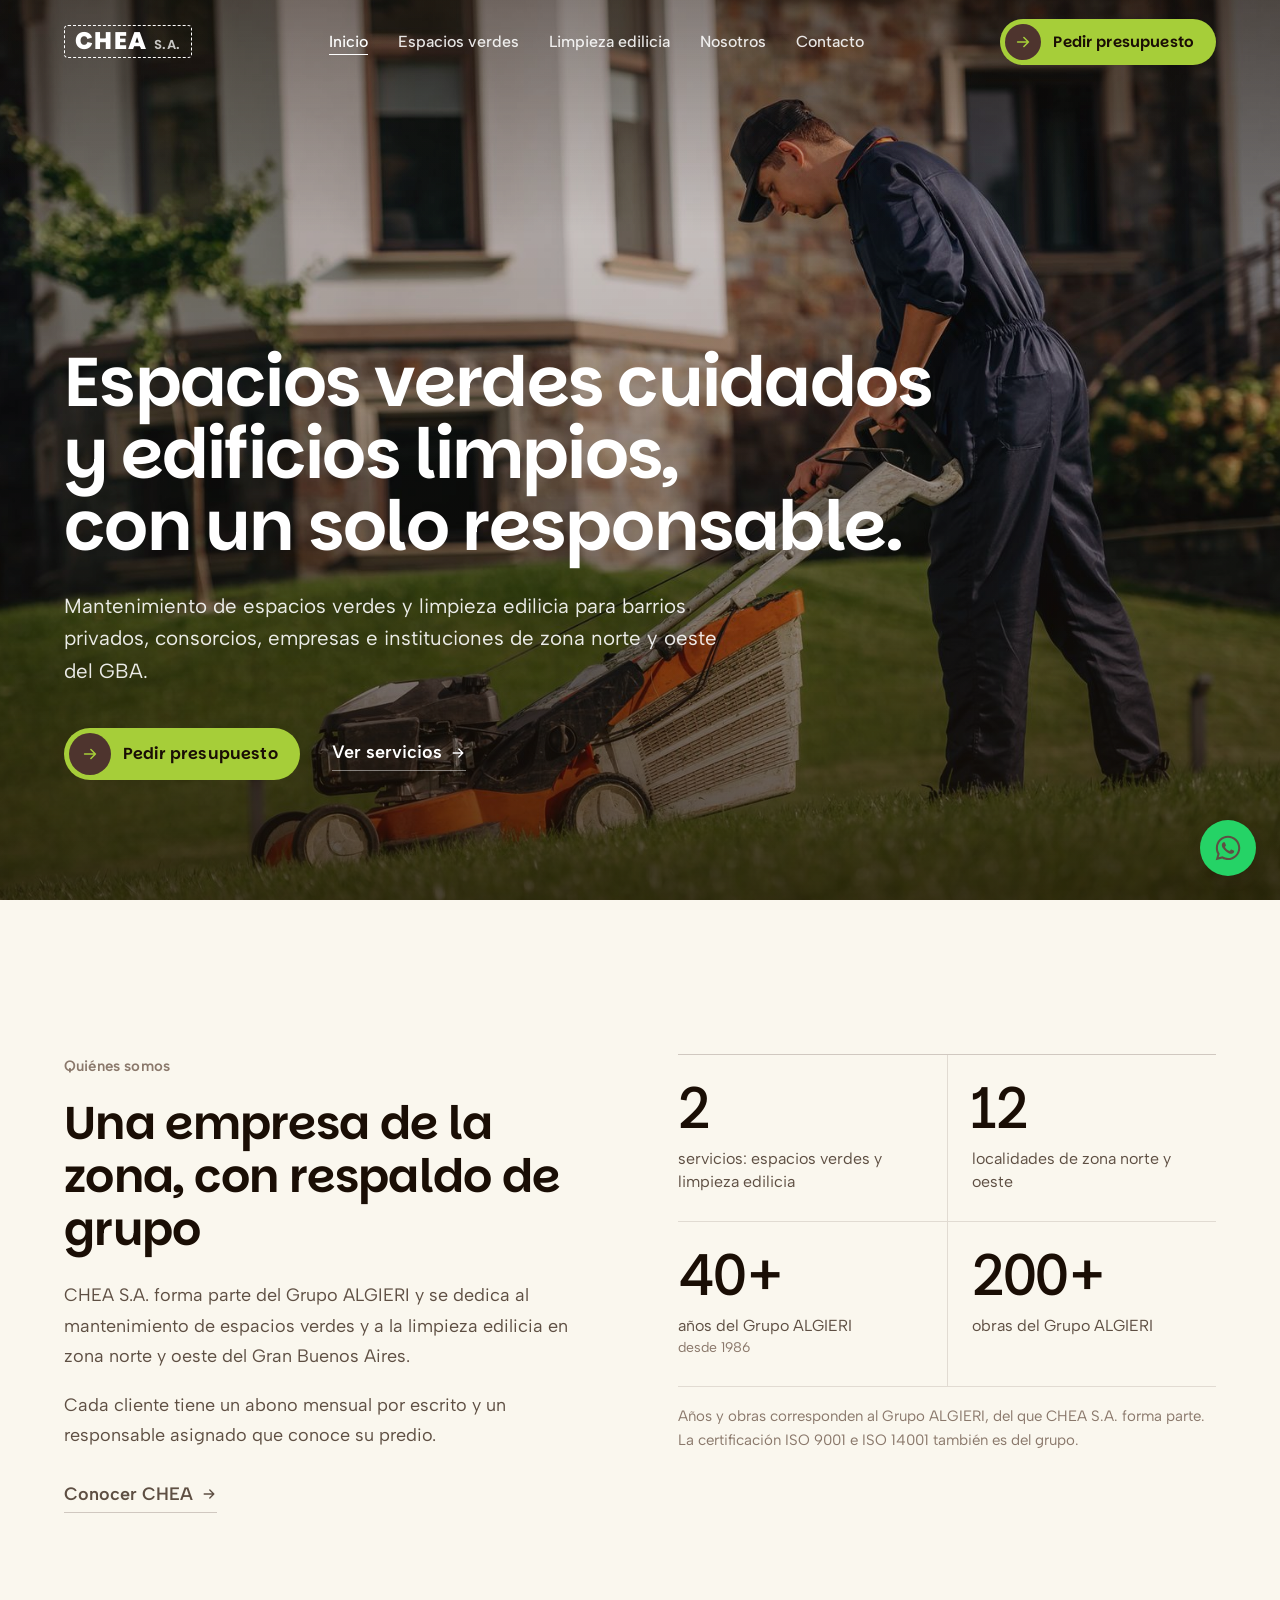
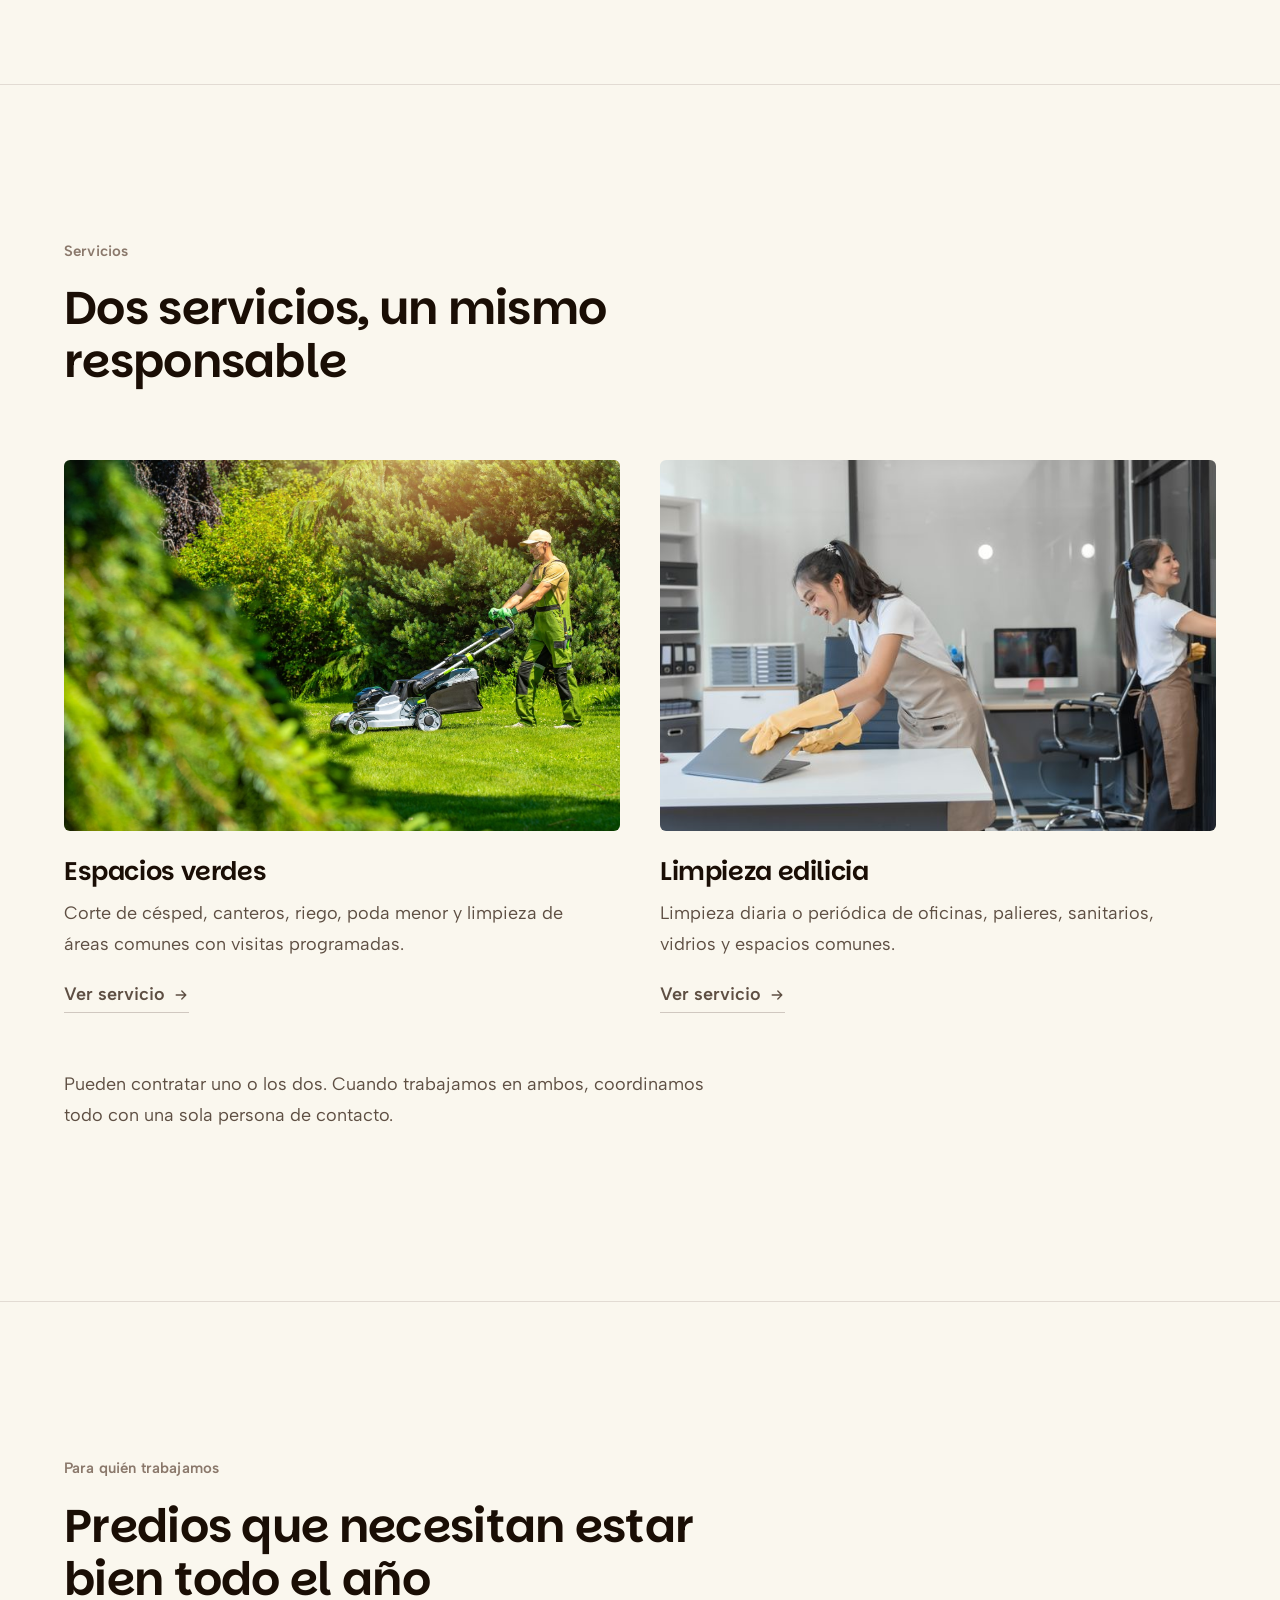
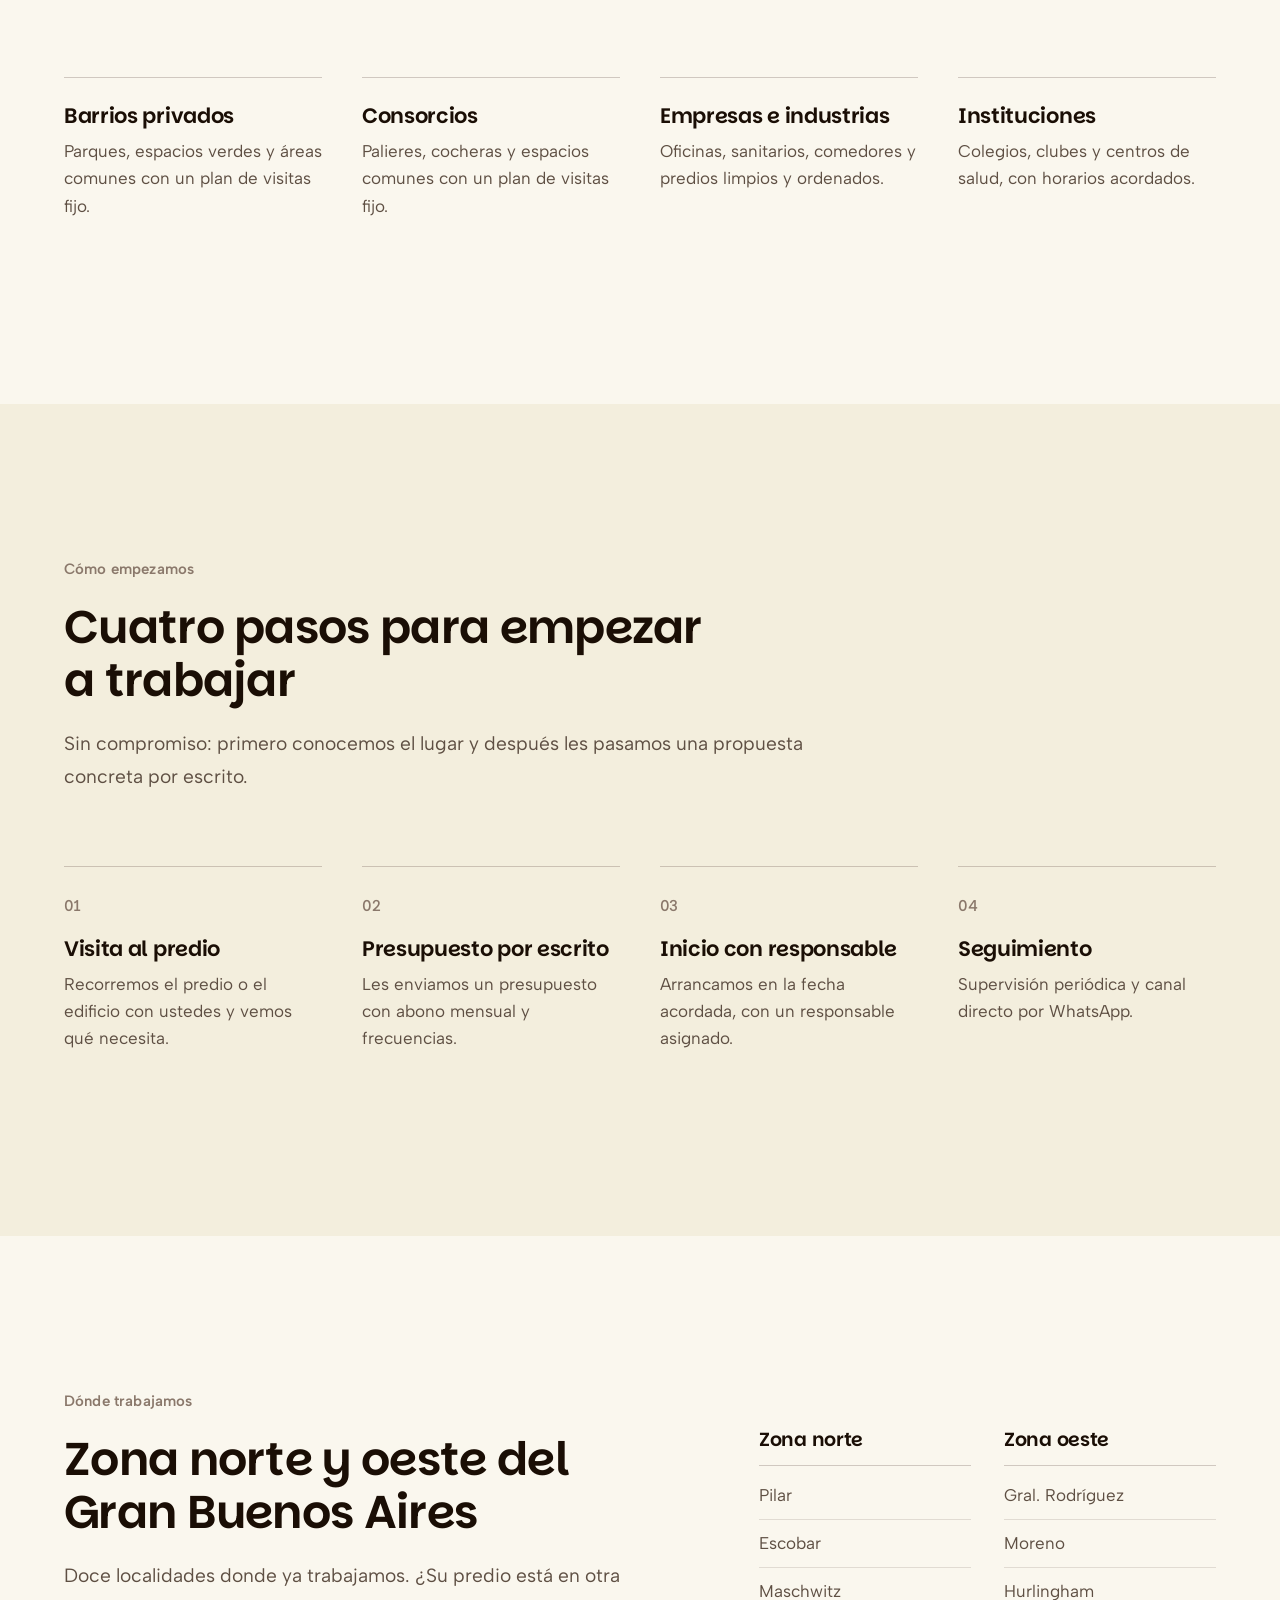
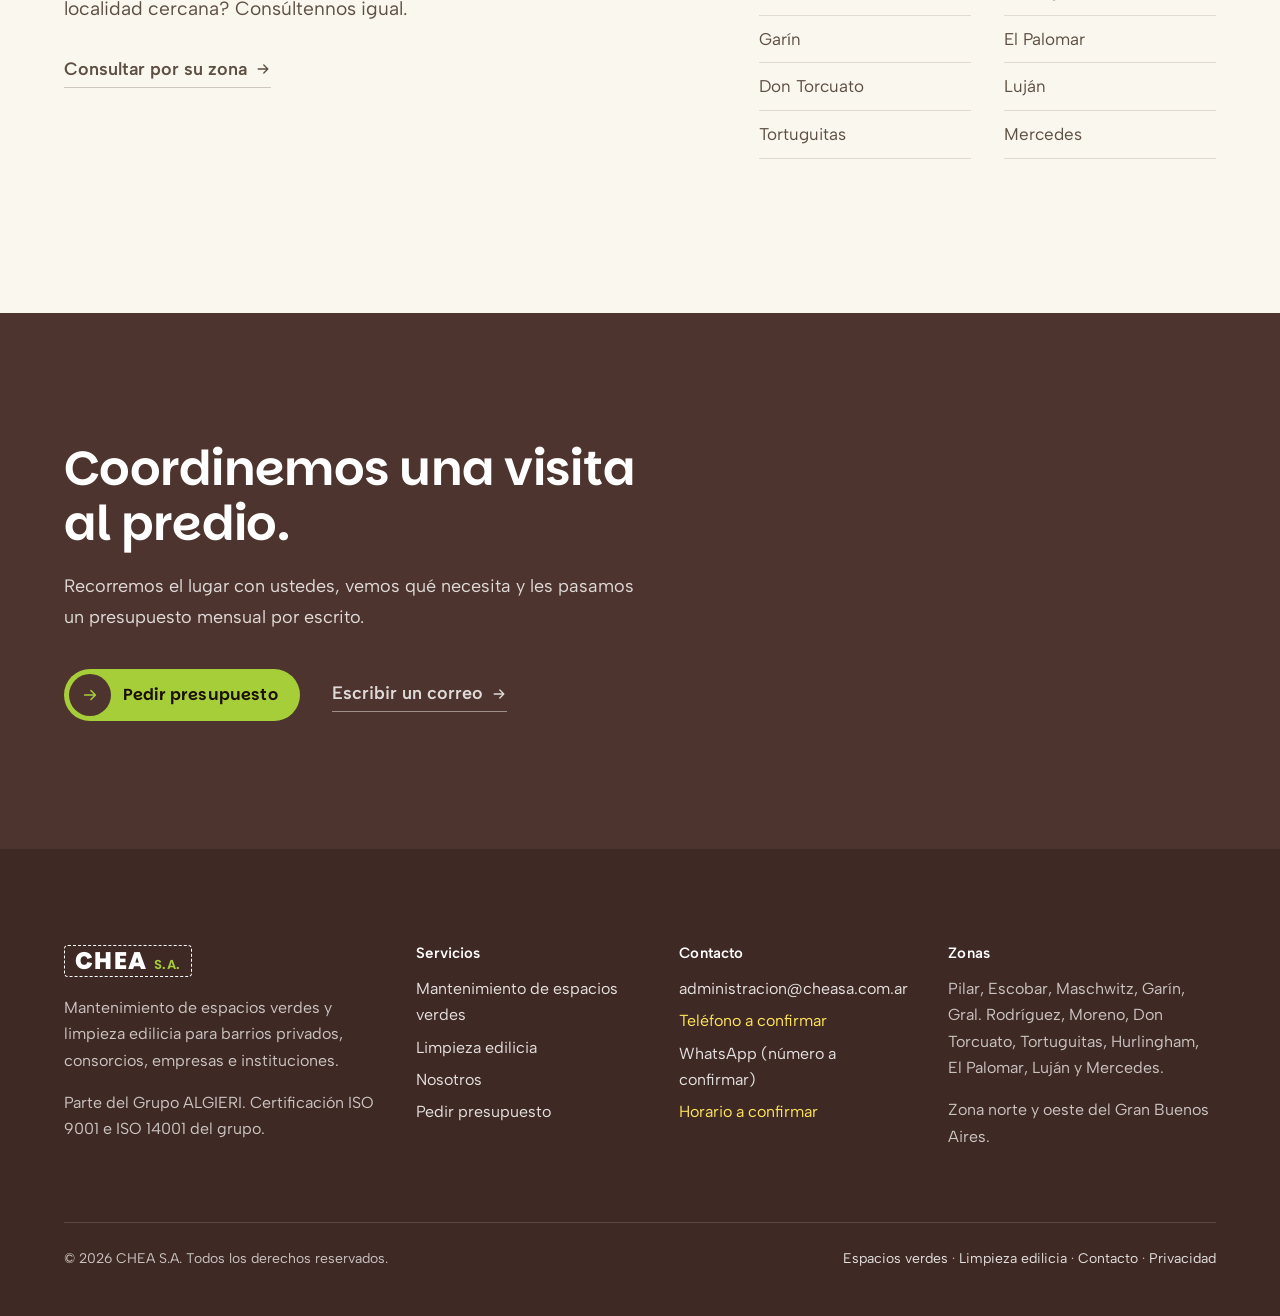
<file: index.html>
<!DOCTYPE html>
<html lang="es">

<head>
    <meta charset="UTF-8" />
    <meta name="viewport" content="width=device-width, initial-scale=1.0" />
    <title>CHEA S.A. | Espacios verdes y limpieza edilicia en zona norte y oeste</title>
    <meta name="description" content="CHEA S.A., parte del Grupo ALGIERI: mantenimiento de espacios verdes y limpieza edilicia para barrios privados, consorcios, empresas e instituciones de zona norte y oeste del GBA." />
    <link rel="canonical" href="https://cheasa.com.ar/" />
    <meta property="og:type" content="website" />
    <meta property="og:locale" content="es_AR" />
    <meta property="og:site_name" content="CHEA S.A." />
    <meta property="og:title" content="CHEA S.A. | Espacios verdes y limpieza edilicia en zona norte y oeste" />
    <meta property="og:description" content="CHEA S.A., parte del Grupo ALGIERI: mantenimiento de espacios verdes y limpieza edilicia para barrios privados, consorcios, empresas e instituciones de zona norte y oeste del GBA." />
    <meta property="og:url" content="https://cheasa.com.ar/" />
    <meta property="og:image" content="https://cheasa.com.ar/assets/images/chea/hero-1.jpg" />
    <meta name="robots" content="noindex, nofollow" />
    <link rel="apple-touch-icon" sizes="180x180" href="/assets/images/favicons/apple-touch-icon.png" />
    <link rel="icon" type="image/png" sizes="32x32" href="/assets/images/favicons/favicon-32x32.png" />
    <link rel="icon" type="image/png" sizes="16x16" href="/assets/images/favicons/favicon-16x16.png" />
    <script>document.documentElement.classList.add("m-js");</script>
    <link rel="preconnect" href="https://fonts.googleapis.com" />
    <link rel="preconnect" href="https://fonts.gstatic.com" crossorigin />
    <link rel="stylesheet" href="https://fonts.googleapis.com/css2?family=Albert+Sans:wght@400;500;600&family=Parkinsans:wght@400;500;600;700;800&display=swap" />
    <link rel="stylesheet" href="/assets/css/chea.css" />
    <link rel="stylesheet" href="/assets/css/chea-min.css" />
</head>

<body class="m-body">

    <a class="m-skip" href="#contenido">Saltar al contenido</a>


    <header class="m-header">
        <div class="m-wrap m-header__inner">
            <a href="/" class="chea-wordmark" aria-label="CHEA S.A., ir al inicio">CHEA<span>S.A.</span></a>
            <nav class="m-nav" aria-label="Principal">
                <ul>
                    <li><a href="/" aria-current="page">Inicio</a></li>
                    <li><a href="/espacios-verdes/">Espacios verdes</a></li>
                    <li><a href="/limpieza/">Limpieza edilicia</a></li>
                    <li><a href="/nosotros/">Nosotros</a></li>
                    <li><a href="/contacto/">Contacto</a></li>
                </ul>
            </nav>
            <div class="m-header__cta">
                <a class="btn-one" href="/contacto/"><i aria-hidden="true"><svg viewBox="0 0 20 20" width="18" height="18" aria-hidden="true" focusable="false"><path d="M4 10h11M11 5l5 5-5 5" fill="none" stroke="currentColor" stroke-width="1.7" stroke-linecap="round" stroke-linejoin="round"/></svg></i><span class="txt">Pedir presupuesto</span></a>
            </div>
            <button class="m-burger" type="button" aria-expanded="false" aria-controls="m-menu" aria-label="Abrir menú"><span></span></button>
        </div>
    </header>

    <div class="m-menu" id="m-menu" aria-hidden="true" inert>
        <ul>
            <li><a href="/" aria-current="page">Inicio</a></li>
            <li><a href="/espacios-verdes/">Espacios verdes</a></li>
            <li><a href="/limpieza/">Limpieza edilicia</a></li>
            <li><a href="/nosotros/">Nosotros</a></li>
            <li><a href="/contacto/">Contacto</a></li>
        </ul>
        <div><a class="btn-one" href="/contacto/"><i aria-hidden="true"><svg viewBox="0 0 20 20" width="18" height="18" aria-hidden="true" focusable="false"><path d="M4 10h11M11 5l5 5-5 5" fill="none" stroke="currentColor" stroke-width="1.7" stroke-linecap="round" stroke-linejoin="round"/></svg></i><span class="txt">Pedir presupuesto</span></a></div>
        <p class="m-menu__contact"><a href="mailto:administracion@cheasa.com.ar">administracion@cheasa.com.ar</a><br><span class="chea-ph">Teléfono a confirmar</span></p>
    </div>

    <main id="contenido">

        <section class="m-hero">
            <div class="m-hero__media"><img src="/assets/images/chea/hero-1.jpg" alt="" width="1920" height="1125" fetchpriority="high"></div>
            <div class="m-wrap m-hero__content">
                <h1>
                    <span class="m-line m-intro" style="--i:0">Espacios verdes cuidados</span>
                    <span class="m-line m-intro" style="--i:1">y edificios limpios,</span>
                    <span class="m-line m-intro" style="--i:2">con un solo responsable.</span>
                </h1>
                <p class="m-hero__sub m-intro" style="--i:3">Mantenimiento de espacios verdes y limpieza edilicia para barrios privados, consorcios, empresas e instituciones de zona norte y oeste del GBA.</p>
                <div class="m-hero__actions m-intro" style="--i:4">
                    <a class="btn-one" href="/contacto/"><i aria-hidden="true"><svg viewBox="0 0 20 20" width="18" height="18" aria-hidden="true" focusable="false"><path d="M4 10h11M11 5l5 5-5 5" fill="none" stroke="currentColor" stroke-width="1.7" stroke-linecap="round" stroke-linejoin="round"/></svg></i><span class="txt">Pedir presupuesto</span></a>
                    <a class="m-link m-link--light" href="#servicios">Ver servicios <svg viewBox="0 0 20 20" width="18" height="18" aria-hidden="true" focusable="false"><path d="M4 10h11M11 5l5 5-5 5" fill="none" stroke="currentColor" stroke-width="1.7" stroke-linecap="round" stroke-linejoin="round"/></svg></a>
                </div>
            </div>
        </section>

        <section class="m-section">
            <div class="m-wrap m-split">
                <div>
                    <span class="m-label rv">Quiénes somos</span>
                    <h2 class="m-h2 rv">Una empresa de la zona, con respaldo de grupo</h2>
                    <div class="m-text rv" style="--d:80ms">
                        <p style="margin-top:24px">CHEA S.A. forma parte del Grupo ALGIERI y se dedica al mantenimiento de espacios verdes y a la limpieza edilicia en zona norte y oeste del Gran Buenos Aires.</p>
                        <p>Cada cliente tiene un abono mensual por escrito y un responsable asignado que conoce su predio.</p>
                    </div>
                    <p class="rv" style="--d:140ms;margin-top:28px"><a class="m-link" href="/nosotros/">Conocer CHEA <svg viewBox="0 0 20 20" width="18" height="18" aria-hidden="true" focusable="false"><path d="M4 10h11M11 5l5 5-5 5" fill="none" stroke="currentColor" stroke-width="1.7" stroke-linecap="round" stroke-linejoin="round"/></svg></a></p>
                </div>
                <div>
                    <dl class="m-figures rv" style="--d:100ms">
                        <div class="m-figure"><dt>2</dt><dd>servicios: espacios verdes y limpieza edilicia</dd></div>
                        <div class="m-figure"><dt>12</dt><dd>localidades de zona norte y oeste</dd></div>
                        <div class="m-figure"><dt>40+</dt><dd>años del Grupo ALGIERI<small>desde 1986</small></dd></div>
                        <div class="m-figure"><dt>200+</dt><dd>obras del Grupo ALGIERI</dd></div>
                    </dl>
                    <p class="m-note m-figures-note rv">Años y obras corresponden al Grupo ALGIERI, del que CHEA S.A. forma parte. La certificación ISO 9001 e ISO 14001 también es del grupo.</p>
                </div>
            </div>
        </section>

        <section class="m-section" id="servicios">
            <div class="m-wrap">
                <div class="m-head">
                    <span class="m-label rv">Servicios</span>
                    <h2 class="m-h2 rv">Dos servicios, un mismo responsable</h2>
                </div>
                <div class="m-services">
                    <article class="m-card rv">
                        <div class="m-frame m-frame--32"><img src="/assets/images/chea/hero-3.jpg" alt="Foto provisoria: mantenimiento de espacios verdes" width="1920" height="1125" loading="lazy"></div>
                        <div class="m-card__body">
                            <h3 class="m-h3 m-card__title"><a href="/espacios-verdes/">Espacios verdes</a></h3>
                            <p>Corte de césped, canteros, riego, poda menor y limpieza de áreas comunes con visitas programadas.</p>
                            <a class="m-link" href="/espacios-verdes/">Ver servicio <svg viewBox="0 0 20 20" width="18" height="18" aria-hidden="true" focusable="false"><path d="M4 10h11M11 5l5 5-5 5" fill="none" stroke="currentColor" stroke-width="1.7" stroke-linecap="round" stroke-linejoin="round"/></svg></a>
                        </div>
                    </article>
                    <article class="m-card rv" style="--d:90ms">
                        <div class="m-frame m-frame--32"><img src="/assets/images/chea/limpieza-main.jpg" alt="Foto provisoria: limpieza edilicia" width="770" height="450" loading="lazy"></div>
                        <div class="m-card__body">
                            <h3 class="m-h3 m-card__title"><a href="/limpieza/">Limpieza edilicia</a></h3>
                            <p>Limpieza diaria o periódica de oficinas, palieres, sanitarios, vidrios y espacios comunes.</p>
                            <a class="m-link" href="/limpieza/">Ver servicio <svg viewBox="0 0 20 20" width="18" height="18" aria-hidden="true" focusable="false"><path d="M4 10h11M11 5l5 5-5 5" fill="none" stroke="currentColor" stroke-width="1.7" stroke-linecap="round" stroke-linejoin="round"/></svg></a>
                        </div>
                    </article>
                </div>
                <p class="m-services-note rv">Pueden contratar uno o los dos. Cuando trabajamos en ambos, coordinamos todo con una sola persona de contacto.</p>
            </div>
        </section>

        <section class="m-section">
            <div class="m-wrap">
                <div class="m-head">
                    <span class="m-label rv">Para quién trabajamos</span>
                    <h2 class="m-h2 rv">Predios que necesitan estar bien todo el año</h2>
                </div>
                <ul class="m-grid4">
                    <li class="rv" style="--d:0ms"><h3>Barrios privados</h3><p>Parques, espacios verdes y áreas comunes con un plan de visitas fijo.</p></li>
                    <li class="rv" style="--d:70ms"><h3>Consorcios</h3><p>Palieres, cocheras y espacios comunes con un plan de visitas fijo.</p></li>
                    <li class="rv" style="--d:140ms"><h3>Empresas e industrias</h3><p>Oficinas, sanitarios, comedores y predios limpios y ordenados.</p></li>
                    <li class="rv" style="--d:210ms"><h3>Instituciones</h3><p>Colegios, clubes y centros de salud, con horarios acordados.</p></li>
                </ul>
            </div>
        </section>

        <section class="m-section m-section--tint">
            <div class="m-wrap">
                <div class="m-head">
                    <span class="m-label rv">Cómo empezamos</span>
                    <h2 class="m-h2 rv">Cuatro pasos para empezar a trabajar</h2>
                    <p class="m-lead rv" style="--d:80ms">Sin compromiso: primero conocemos el lugar y después les pasamos una propuesta concreta por escrito.</p>
                </div>
                <ol class="m-grid4">
                    <li class="rv" style="--d:0ms"><span class="m-step-n">01</span><h3>Visita al predio</h3><p>Recorremos el predio o el edificio con ustedes y vemos qué necesita.</p></li>
                    <li class="rv" style="--d:70ms"><span class="m-step-n">02</span><h3>Presupuesto por escrito</h3><p>Les enviamos un presupuesto con abono mensual y frecuencias.</p></li>
                    <li class="rv" style="--d:140ms"><span class="m-step-n">03</span><h3>Inicio con responsable</h3><p>Arrancamos en la fecha acordada, con un responsable asignado.</p></li>
                    <li class="rv" style="--d:210ms"><span class="m-step-n">04</span><h3>Seguimiento</h3><p>Supervisión periódica y canal directo por WhatsApp.</p></li>
                </ol>
            </div>
        </section>

        <section class="m-section">
            <div class="m-wrap m-split m-split--wide-left">
                <div>
                    <span class="m-label rv">Dónde trabajamos</span>
                    <h2 class="m-h2 rv">Zona norte y oeste del Gran Buenos Aires</h2>
                    <p class="m-lead rv" style="--d:80ms;margin-top:22px">Doce localidades donde ya trabajamos. ¿Su predio está en otra localidad cercana? Consúltennos igual.</p>
                    <p class="rv" style="--d:140ms;margin-top:28px"><a class="m-link" href="/contacto/">Consultar por su zona <svg viewBox="0 0 20 20" width="18" height="18" aria-hidden="true" focusable="false"><path d="M4 10h11M11 5l5 5-5 5" fill="none" stroke="currentColor" stroke-width="1.7" stroke-linecap="round" stroke-linejoin="round"/></svg></a></p>
                </div>
                <div class="m-zones">
                    <div class="rv">
                        <h3>Zona norte</h3>
                        <ul><li>Pilar</li><li>Escobar</li><li>Maschwitz</li><li>Garín</li><li>Don Torcuato</li><li>Tortuguitas</li></ul>
                    </div>
                    <div class="rv" style="--d:90ms">
                        <h3>Zona oeste</h3>
                        <ul><li>Gral. Rodríguez</li><li>Moreno</li><li>Hurlingham</li><li>El Palomar</li><li>Luján</li><li>Mercedes</li></ul>
                    </div>
                </div>
            </div>
        </section>

        <section class="m-cta">
            <div class="m-wrap">
                <h2 class="rv">Coordinemos una visita al predio.</h2>
                <p class="rv" style="--d:80ms">Recorremos el lugar con ustedes, vemos qué necesita y les pasamos un presupuesto mensual por escrito.</p>
                <div class="m-cta__actions rv" style="--d:160ms">
                    <a class="btn-one" href="/contacto/"><i aria-hidden="true"><svg viewBox="0 0 20 20" width="18" height="18" aria-hidden="true" focusable="false"><path d="M4 10h11M11 5l5 5-5 5" fill="none" stroke="currentColor" stroke-width="1.7" stroke-linecap="round" stroke-linejoin="round"/></svg></i><span class="txt">Pedir presupuesto</span></a>
                    <a class="m-link m-link--light" href="mailto:administracion@cheasa.com.ar">Escribir un correo <svg viewBox="0 0 20 20" width="18" height="18" aria-hidden="true" focusable="false"><path d="M4 10h11M11 5l5 5-5 5" fill="none" stroke="currentColor" stroke-width="1.7" stroke-linecap="round" stroke-linejoin="round"/></svg></a>
                </div>
            </div>
        </section>

    </main>

    <footer class="m-footer">
        <div class="m-wrap">
            <div class="m-footer__grid">
                <div>
                    <a href="/" class="chea-wordmark" aria-label="CHEA S.A., ir al inicio">CHEA<span>S.A.</span></a>
                    <p>Mantenimiento de espacios verdes y limpieza edilicia para barrios privados, consorcios, empresas e instituciones.</p>
                    <p>Parte del Grupo ALGIERI. Certificación ISO 9001 e ISO 14001 del grupo.</p>
                </div>
                <div>
                    <h2>Servicios</h2>
                    <ul>
                        <li><a href="/espacios-verdes/">Mantenimiento de espacios verdes</a></li>
                        <li><a href="/limpieza/">Limpieza edilicia</a></li>
                        <li><a href="/nosotros/">Nosotros</a></li>
                        <li><a href="/contacto/">Pedir presupuesto</a></li>
                    </ul>
                </div>
                <div>
                    <h2>Contacto</h2>
                    <ul>
                        <li><a href="mailto:administracion@cheasa.com.ar">administracion@cheasa.com.ar</a></li>
                        <li><span class="chea-ph">Teléfono a confirmar</span></li>
                        <li><a href="/contacto/#whatsapp">WhatsApp (número a confirmar)</a></li>
                        <li><span class="chea-ph">Horario a confirmar</span></li>
                    </ul>
                </div>
                <div>
                    <h2>Zonas</h2>
                    <p>Pilar, Escobar, Maschwitz, Garín, Gral. Rodríguez, Moreno, Don Torcuato, Tortuguitas, Hurlingham, El Palomar, Luján y Mercedes.</p>
                    <p>Zona norte y oeste del Gran Buenos Aires.</p>
                </div>
            </div>
            <div class="m-footer__bottom">
                <p>© 2026 CHEA S.A. Todos los derechos reservados.</p>
                <p><a href="/espacios-verdes/">Espacios verdes</a> · <a href="/limpieza/">Limpieza edilicia</a> · <a href="/contacto/">Contacto</a> · <a href="/privacidad/">Privacidad</a></p>
            </div>
        </div>
    </footer>

    <a class="chea-whatsapp-float" href="/contacto/#whatsapp" aria-label="Escribir por WhatsApp"><svg viewBox="0 -64 448 512" width="28" height="28" aria-hidden="true" focusable="false"><g transform="matrix(1 0 0 -1 0 384)"><path fill="currentColor" d="M380.9 350.9c41.9-42 67.1-97.7 67.1-157 0-122.4-101.8-222-224.1-222h-.1c-37.2 0-73.7 9.3-106.1 27l-117.7-30.9 31.5 115c-19.4 33.7-29.6 71.9-29.6 111 0 122.4 99.6 222 222 222 59.3 0 115.1-23.1 157-65.1zM223.9 9.3c101.7 0 186.6 82.8 186.6 184.6.1 49.3-21.3 95.6-56.1 130.5-34.8 34.9-81.1 54.1-130.4 54.1-101.8 0-184.6-82.8-184.6-184.5 0-34.9 9.7-68.8 28.2-98.2l4.4-7-18.6-68.1 69.8 18.3 6.7-4c28.3-16.8 60.8-25.7 94-25.7zM325.1 147.5c5.5-2.7 9.2-4.1 10.5-6.6 1.4-2.3 1.4-13.4-3.2-26.4-4.6-13-26.7-24.8-37.4-26.4-17.6-2.6-31.4-1.3-66.6 13.9-55.7 24.1-92 80.1-94.8 83.8-2.7 3.7-22.6 30.1-22.6 57.4s14.3 40.7 19.4 46.3c5.1 5.5 11.1 6.9 14.8 6.9s7.4 0 10.6-.2c3.4-.2 8 1.3 12.5-9.5 4.6-11.1 15.7-38.4 17.1-41.2 1.4-2.8 2.3-6 .5-9.7-10.6-21.2-22-20.5-16.3-30.3 21.5-36.9 42.9-49.7 75.5-66 5.5-2.8 8.8-2.3 12-1.4 3.3 3.8 13.9 16.2 17.6 21.8 3.7 5.6 7.4 4.7 12.5 2.8 5.1-1.8 32.4-15.2 37.9-18z"/></g></svg></a>

    <script src="/assets/js/chea-min.js" defer></script>

</body>

</html>
</file>
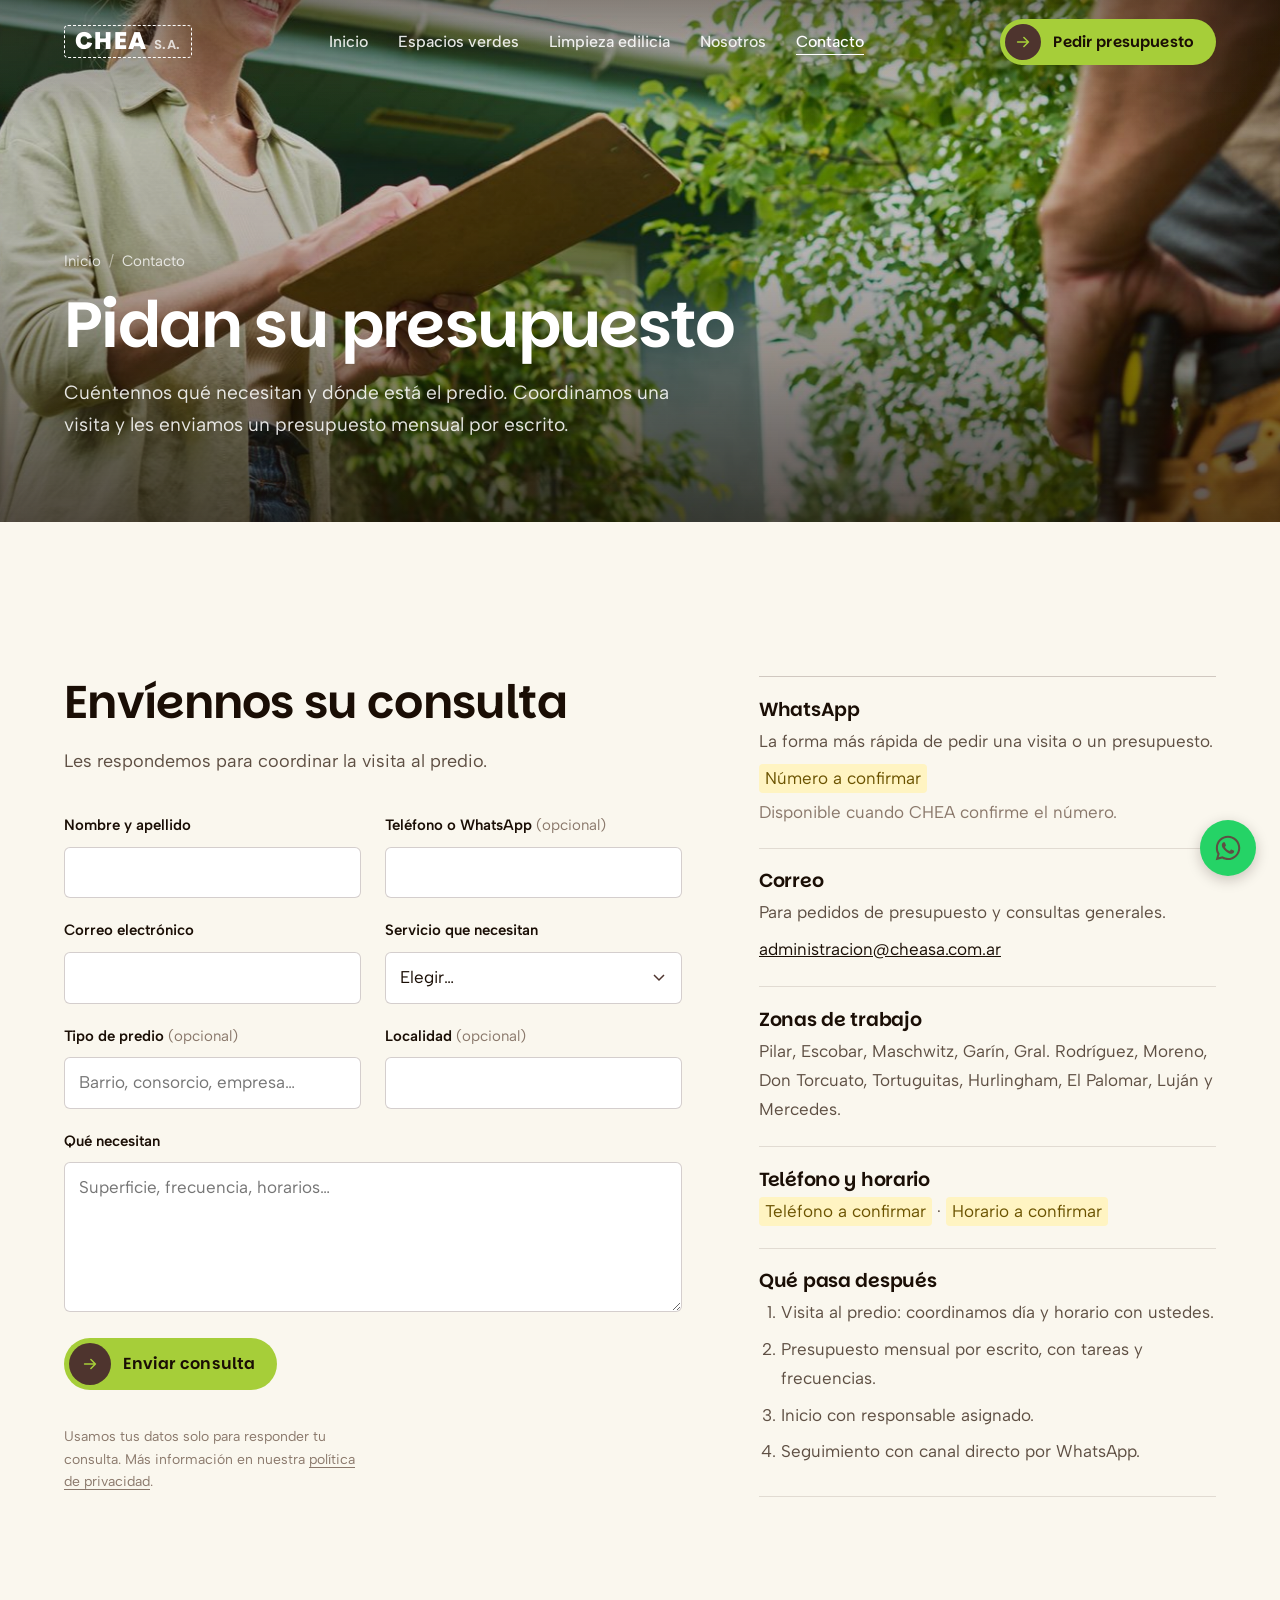
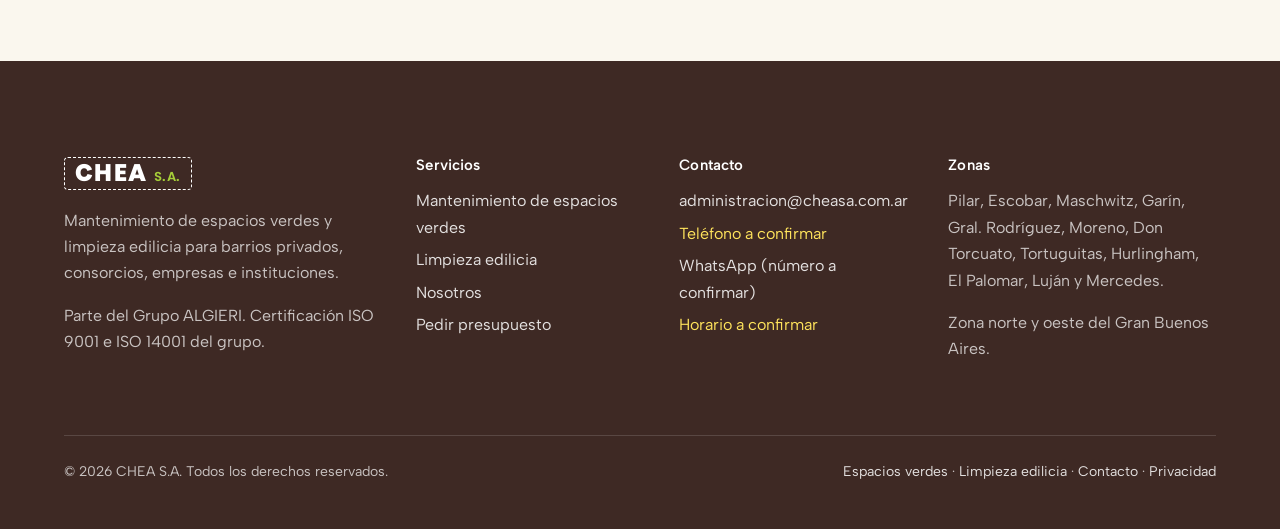
<file: contacto/index.html>
<!DOCTYPE html>
<html lang="es">

<head>
    <meta charset="UTF-8" />
    <meta name="viewport" content="width=device-width, initial-scale=1.0" />
    <title>Contacto | CHEA S.A.</title>
    <meta name="description" content="Pidan su presupuesto de mantenimiento de espacios verdes o limpieza edilicia en zona norte y oeste del GBA." />
    <link rel="canonical" href="https://cheasa.com.ar/contacto/" />
    <meta property="og:type" content="website" />
    <meta property="og:locale" content="es_AR" />
    <meta property="og:site_name" content="CHEA S.A." />
    <meta property="og:title" content="Contacto | CHEA S.A." />
    <meta property="og:description" content="Pidan su presupuesto de mantenimiento de espacios verdes o limpieza edilicia en zona norte y oeste del GBA." />
    <meta property="og:url" content="https://cheasa.com.ar/contacto/" />
    <meta property="og:image" content="https://cheasa.com.ar/assets/images/chea/bc-contacto.jpg" />
    <meta name="robots" content="noindex, nofollow" />
    <link rel="apple-touch-icon" sizes="180x180" href="/assets/images/favicons/apple-touch-icon.png" />
    <link rel="icon" type="image/png" sizes="32x32" href="/assets/images/favicons/favicon-32x32.png" />
    <link rel="icon" type="image/png" sizes="16x16" href="/assets/images/favicons/favicon-16x16.png" />
    <script>document.documentElement.classList.add("m-js");</script>
    <link rel="preconnect" href="https://fonts.googleapis.com" />
    <link rel="preconnect" href="https://fonts.gstatic.com" crossorigin />
    <link rel="stylesheet" href="https://fonts.googleapis.com/css2?family=Albert+Sans:wght@400;500;600&family=Parkinsans:wght@400;500;600;700;800&display=swap" />
    <link rel="stylesheet" href="/assets/css/chea.css" />
    <link rel="stylesheet" href="/assets/css/chea-min.css" />
</head>

<body class="m-body">

    <a class="m-skip" href="#contenido">Saltar al contenido</a>


    <header class="m-header">
        <div class="m-wrap m-header__inner">
            <a href="/" class="chea-wordmark" aria-label="CHEA S.A., ir al inicio">CHEA<span>S.A.</span></a>
            <nav class="m-nav" aria-label="Principal">
                <ul>
                    <li><a href="/">Inicio</a></li>
                    <li><a href="/espacios-verdes/">Espacios verdes</a></li>
                    <li><a href="/limpieza/">Limpieza edilicia</a></li>
                    <li><a href="/nosotros/">Nosotros</a></li>
                    <li><a href="/contacto/" aria-current="page">Contacto</a></li>
                </ul>
            </nav>
            <div class="m-header__cta">
                <a class="btn-one" href="/contacto/"><i aria-hidden="true"><svg viewBox="0 0 20 20" width="18" height="18" aria-hidden="true" focusable="false"><path d="M4 10h11M11 5l5 5-5 5" fill="none" stroke="currentColor" stroke-width="1.7" stroke-linecap="round" stroke-linejoin="round"/></svg></i><span class="txt">Pedir presupuesto</span></a>
            </div>
            <button class="m-burger" type="button" aria-expanded="false" aria-controls="m-menu" aria-label="Abrir menú"><span></span></button>
        </div>
    </header>

    <div class="m-menu" id="m-menu" aria-hidden="true" inert>
        <ul>
            <li><a href="/">Inicio</a></li>
            <li><a href="/espacios-verdes/">Espacios verdes</a></li>
            <li><a href="/limpieza/">Limpieza edilicia</a></li>
            <li><a href="/nosotros/">Nosotros</a></li>
            <li><a href="/contacto/" aria-current="page">Contacto</a></li>
        </ul>
        <div><a class="btn-one" href="/contacto/"><i aria-hidden="true"><svg viewBox="0 0 20 20" width="18" height="18" aria-hidden="true" focusable="false"><path d="M4 10h11M11 5l5 5-5 5" fill="none" stroke="currentColor" stroke-width="1.7" stroke-linecap="round" stroke-linejoin="round"/></svg></i><span class="txt">Pedir presupuesto</span></a></div>
        <p class="m-menu__contact"><a href="mailto:administracion@cheasa.com.ar">administracion@cheasa.com.ar</a><br><span class="chea-ph">Teléfono a confirmar</span></p>
    </div>

    <main id="contenido">

        <section class="m-pagehead">
            <div class="m-pagehead__media"><img src="/assets/images/chea/bc-contacto.jpg" alt="" width="1920" height="576" fetchpriority="high"></div>
            <div class="m-wrap">
                <ol class="m-crumbs m-intro" style="--i:0" aria-label="Ubicación"><li><a href="/">Inicio</a></li><li aria-current="page">Contacto</li></ol>
                <h1 class="m-intro" style="--i:1">Pidan su presupuesto</h1>
                <p class="m-intro" style="--i:2">Cuéntennos qué necesitan y dónde está el predio. Coordinamos una visita y les enviamos un presupuesto mensual por escrito.</p>
            </div>
        </section>

        <section class="m-section" id="formulario">
            <div class="m-wrap m-split m-split--wide-left">
                <div>
                    <h2 class="m-h2 rv">Envíennos su consulta</h2>
                    <p class="m-text rv" style="margin:18px 0 36px">Les respondemos para coordinar la visita al predio.</p>
                    <form id="contact-form" class="m-form rv" action="#" novalidate>
                        <div class="m-field">
                            <label for="formName">Nombre y apellido</label>
                            <input type="text" name="form_name" id="formName" autocomplete="name" required>
                        </div>
                        <div class="m-field">
                            <label for="formPhone">Teléfono o WhatsApp <span>(opcional)</span></label>
                            <input type="tel" name="form_phone" id="formPhone" autocomplete="tel">
                        </div>
                        <div class="m-field">
                            <label for="formEmail">Correo electrónico</label>
                            <input type="email" name="form_email" id="formEmail" autocomplete="email" required>
                        </div>
                        <div class="m-field">
                            <label for="formService">Servicio que necesitan</label>
                            <select name="form_service" id="formService">
                                <option value="">Elegir…</option>
                                <option value="verde">Mantenimiento de espacios verdes</option>
                                <option value="limpieza">Limpieza edilicia</option>
                                <option value="ambos">Los dos servicios</option>
                            </select>
                        </div>
                        <div class="m-field">
                            <label for="formPlace">Tipo de predio <span>(opcional)</span></label>
                            <input type="text" name="form_place" id="formPlace" placeholder="Barrio, consorcio, empresa…">
                        </div>
                        <div class="m-field">
                            <label for="formCity">Localidad <span>(opcional)</span></label>
                            <input type="text" name="form_city" id="formCity" autocomplete="address-level2">
                        </div>
                        <div class="m-field m-field--full">
                            <label for="formMessage">Qué necesitan</label>
                            <textarea name="form_message" id="formMessage" placeholder="Superficie, frecuencia, horarios…" required></textarea>
                        </div>
                        <div class="chea-hp" aria-hidden="true"><label for="formEmpresaWeb">No completar</label><input type="text" name="empresa_web" id="formEmpresaWeb" tabindex="-1" autocomplete="off"></div>
                        <div class="m-form__actions">
                            <button type="submit" class="btn-one"><i aria-hidden="true"><svg viewBox="0 0 20 20" width="18" height="18" aria-hidden="true" focusable="false"><path d="M4 10h11M11 5l5 5-5 5" fill="none" stroke="currentColor" stroke-width="1.7" stroke-linecap="round" stroke-linejoin="round"/></svg></i><span class="txt">Enviar consulta</span></button>
                        </div>
                        <p class="m-note chea-form-privacy">Usamos tus datos solo para responder tu consulta. Más información en nuestra <a href="/privacidad/">política de privacidad</a>.</p>
                        <p id="chea-form-msg" class="chea-form-msg" role="status" hidden></p>
                    </form>
                </div>
                <aside>
                    <div class="m-aside">
                        <div class="m-aside__item rv" id="whatsapp">
                            <h3>WhatsApp</h3>
                            <p>La forma más rápida de pedir una visita o un presupuesto.</p>
                            <p style="margin-top:8px"><span class="chea-ph">Número a confirmar</span></p>
                            <p class="m-note" style="margin-top:6px">Disponible cuando CHEA confirme el número.</p>
                        </div>
                        <div class="m-aside__item rv" id="correo">
                            <h3>Correo</h3>
                            <p>Para pedidos de presupuesto y consultas generales.</p>
                            <p style="margin-top:8px"><a href="mailto:administracion@cheasa.com.ar">administracion@cheasa.com.ar</a></p>
                        </div>
                        <div class="m-aside__item rv" id="zonas">
                            <h3>Zonas de trabajo</h3>
                            <p>Pilar, Escobar, Maschwitz, Garín, Gral. Rodríguez, Moreno, Don Torcuato, Tortuguitas, Hurlingham, El Palomar, Luján y Mercedes.</p>
                        </div>
                        <div class="m-aside__item rv">
                            <h3>Teléfono y horario</h3>
                            <p><span class="chea-ph">Teléfono a confirmar</span> · <span class="chea-ph">Horario a confirmar</span></p>
                        </div>
                        <div class="m-aside__item rv">
                            <h3>Qué pasa después</h3>
                            <ol class="m-after">
                                <li>Visita al predio: coordinamos día y horario con ustedes.</li>
                                <li>Presupuesto mensual por escrito, con tareas y frecuencias.</li>
                                <li>Inicio con responsable asignado.</li>
                                <li>Seguimiento con canal directo por WhatsApp.</li>
                            </ol>
                        </div>
                    </div>
                </aside>
            </div>
        </section>
    </main>

    <footer class="m-footer">
        <div class="m-wrap">
            <div class="m-footer__grid">
                <div>
                    <a href="/" class="chea-wordmark" aria-label="CHEA S.A., ir al inicio">CHEA<span>S.A.</span></a>
                    <p>Mantenimiento de espacios verdes y limpieza edilicia para barrios privados, consorcios, empresas e instituciones.</p>
                    <p>Parte del Grupo ALGIERI. Certificación ISO 9001 e ISO 14001 del grupo.</p>
                </div>
                <div>
                    <h2>Servicios</h2>
                    <ul>
                        <li><a href="/espacios-verdes/">Mantenimiento de espacios verdes</a></li>
                        <li><a href="/limpieza/">Limpieza edilicia</a></li>
                        <li><a href="/nosotros/">Nosotros</a></li>
                        <li><a href="/contacto/">Pedir presupuesto</a></li>
                    </ul>
                </div>
                <div>
                    <h2>Contacto</h2>
                    <ul>
                        <li><a href="mailto:administracion@cheasa.com.ar">administracion@cheasa.com.ar</a></li>
                        <li><span class="chea-ph">Teléfono a confirmar</span></li>
                        <li><a href="/contacto/#whatsapp">WhatsApp (número a confirmar)</a></li>
                        <li><span class="chea-ph">Horario a confirmar</span></li>
                    </ul>
                </div>
                <div>
                    <h2>Zonas</h2>
                    <p>Pilar, Escobar, Maschwitz, Garín, Gral. Rodríguez, Moreno, Don Torcuato, Tortuguitas, Hurlingham, El Palomar, Luján y Mercedes.</p>
                    <p>Zona norte y oeste del Gran Buenos Aires.</p>
                </div>
            </div>
            <div class="m-footer__bottom">
                <p>© 2026 CHEA S.A. Todos los derechos reservados.</p>
                <p><a href="/espacios-verdes/">Espacios verdes</a> · <a href="/limpieza/">Limpieza edilicia</a> · <a href="/contacto/">Contacto</a> · <a href="/privacidad/">Privacidad</a></p>
            </div>
        </div>
    </footer>

    <a class="chea-whatsapp-float" href="/contacto/#whatsapp" aria-label="Escribir por WhatsApp"><svg viewBox="0 -64 448 512" width="28" height="28" aria-hidden="true" focusable="false"><g transform="matrix(1 0 0 -1 0 384)"><path fill="currentColor" d="M380.9 350.9c41.9-42 67.1-97.7 67.1-157 0-122.4-101.8-222-224.1-222h-.1c-37.2 0-73.7 9.3-106.1 27l-117.7-30.9 31.5 115c-19.4 33.7-29.6 71.9-29.6 111 0 122.4 99.6 222 222 222 59.3 0 115.1-23.1 157-65.1zM223.9 9.3c101.7 0 186.6 82.8 186.6 184.6.1 49.3-21.3 95.6-56.1 130.5-34.8 34.9-81.1 54.1-130.4 54.1-101.8 0-184.6-82.8-184.6-184.5 0-34.9 9.7-68.8 28.2-98.2l4.4-7-18.6-68.1 69.8 18.3 6.7-4c28.3-16.8 60.8-25.7 94-25.7zM325.1 147.5c5.5-2.7 9.2-4.1 10.5-6.6 1.4-2.3 1.4-13.4-3.2-26.4-4.6-13-26.7-24.8-37.4-26.4-17.6-2.6-31.4-1.3-66.6 13.9-55.7 24.1-92 80.1-94.8 83.8-2.7 3.7-22.6 30.1-22.6 57.4s14.3 40.7 19.4 46.3c5.1 5.5 11.1 6.9 14.8 6.9s7.4 0 10.6-.2c3.4-.2 8 1.3 12.5-9.5 4.6-11.1 15.7-38.4 17.1-41.2 1.4-2.8 2.3-6 .5-9.7-10.6-21.2-22-20.5-16.3-30.3 21.5-36.9 42.9-49.7 75.5-66 5.5-2.8 8.8-2.3 12-1.4 3.3 3.8 13.9 16.2 17.6 21.8 3.7 5.6 7.4 4.7 12.5 2.8 5.1-1.8 32.4-15.2 37.9-18z"/></g></svg></a>

    <script src="/assets/js/chea-min.js" defer></script>

</body>

</html>
</file>
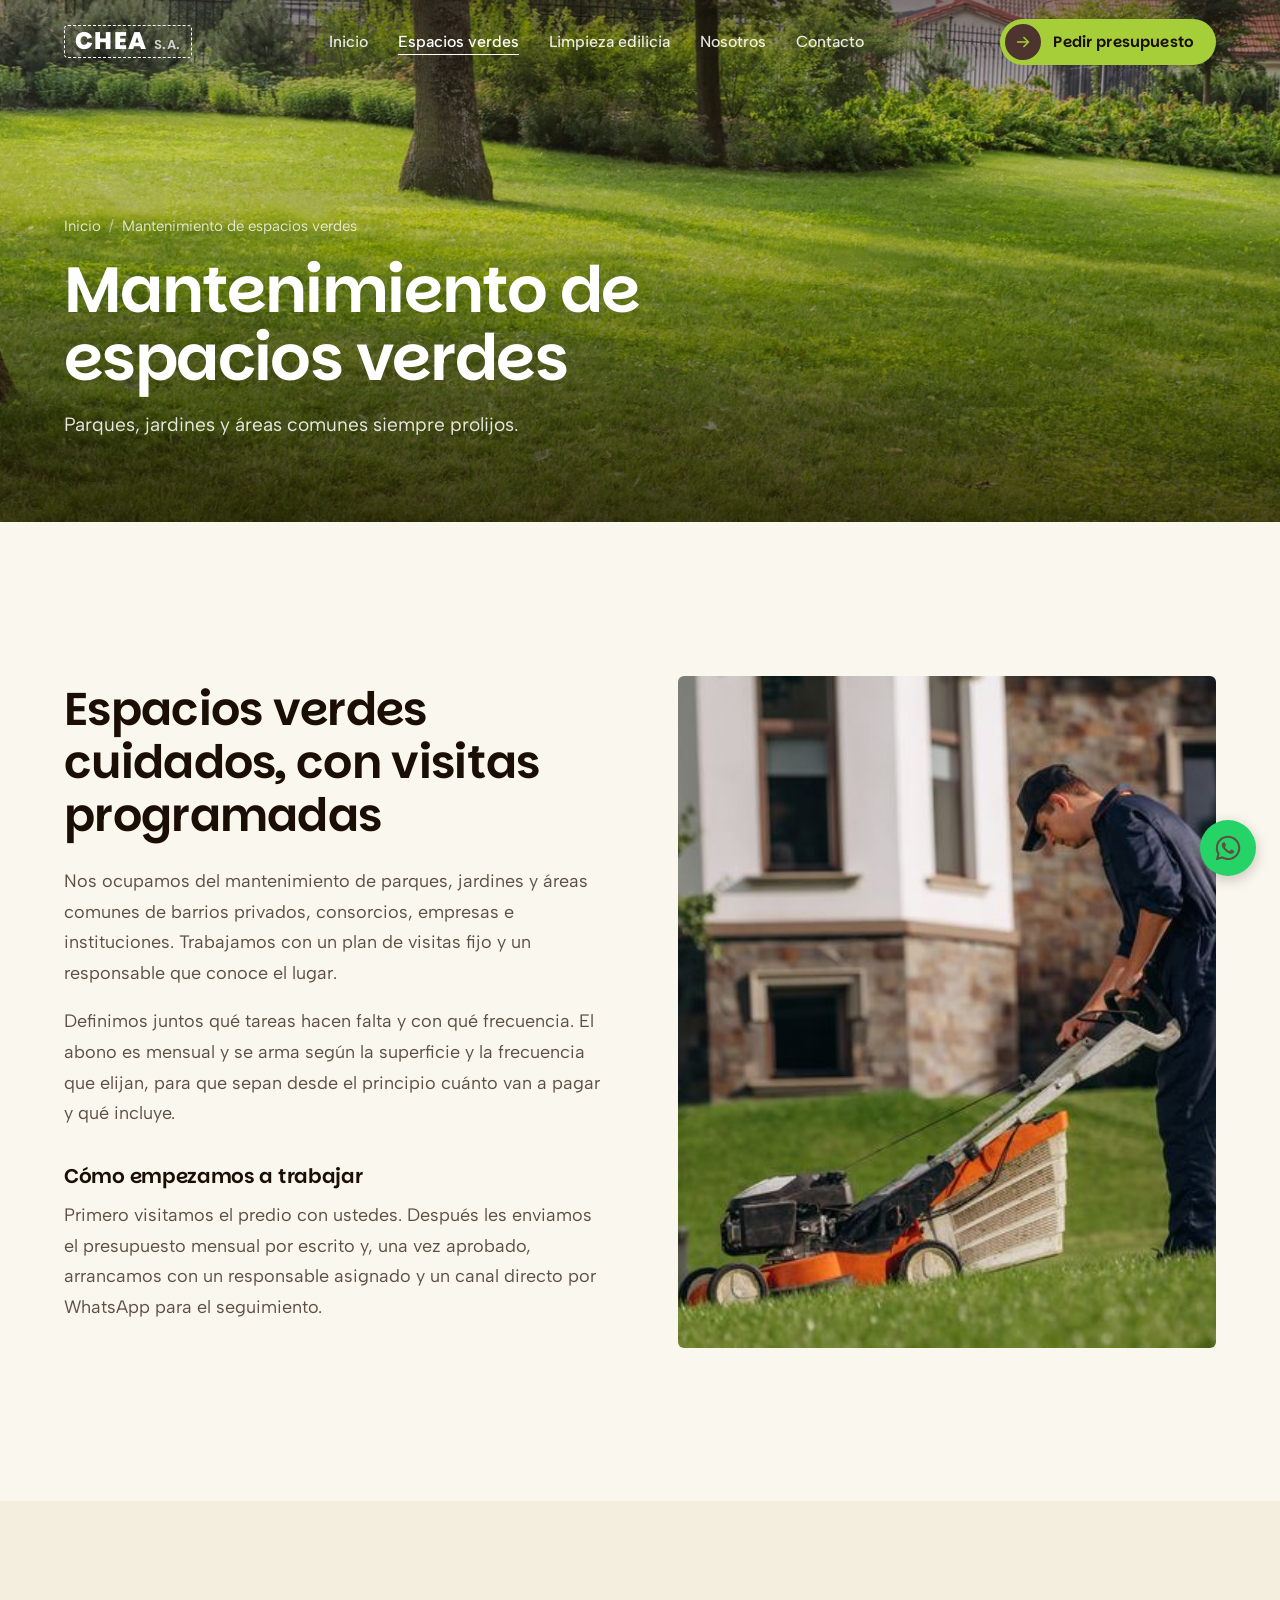
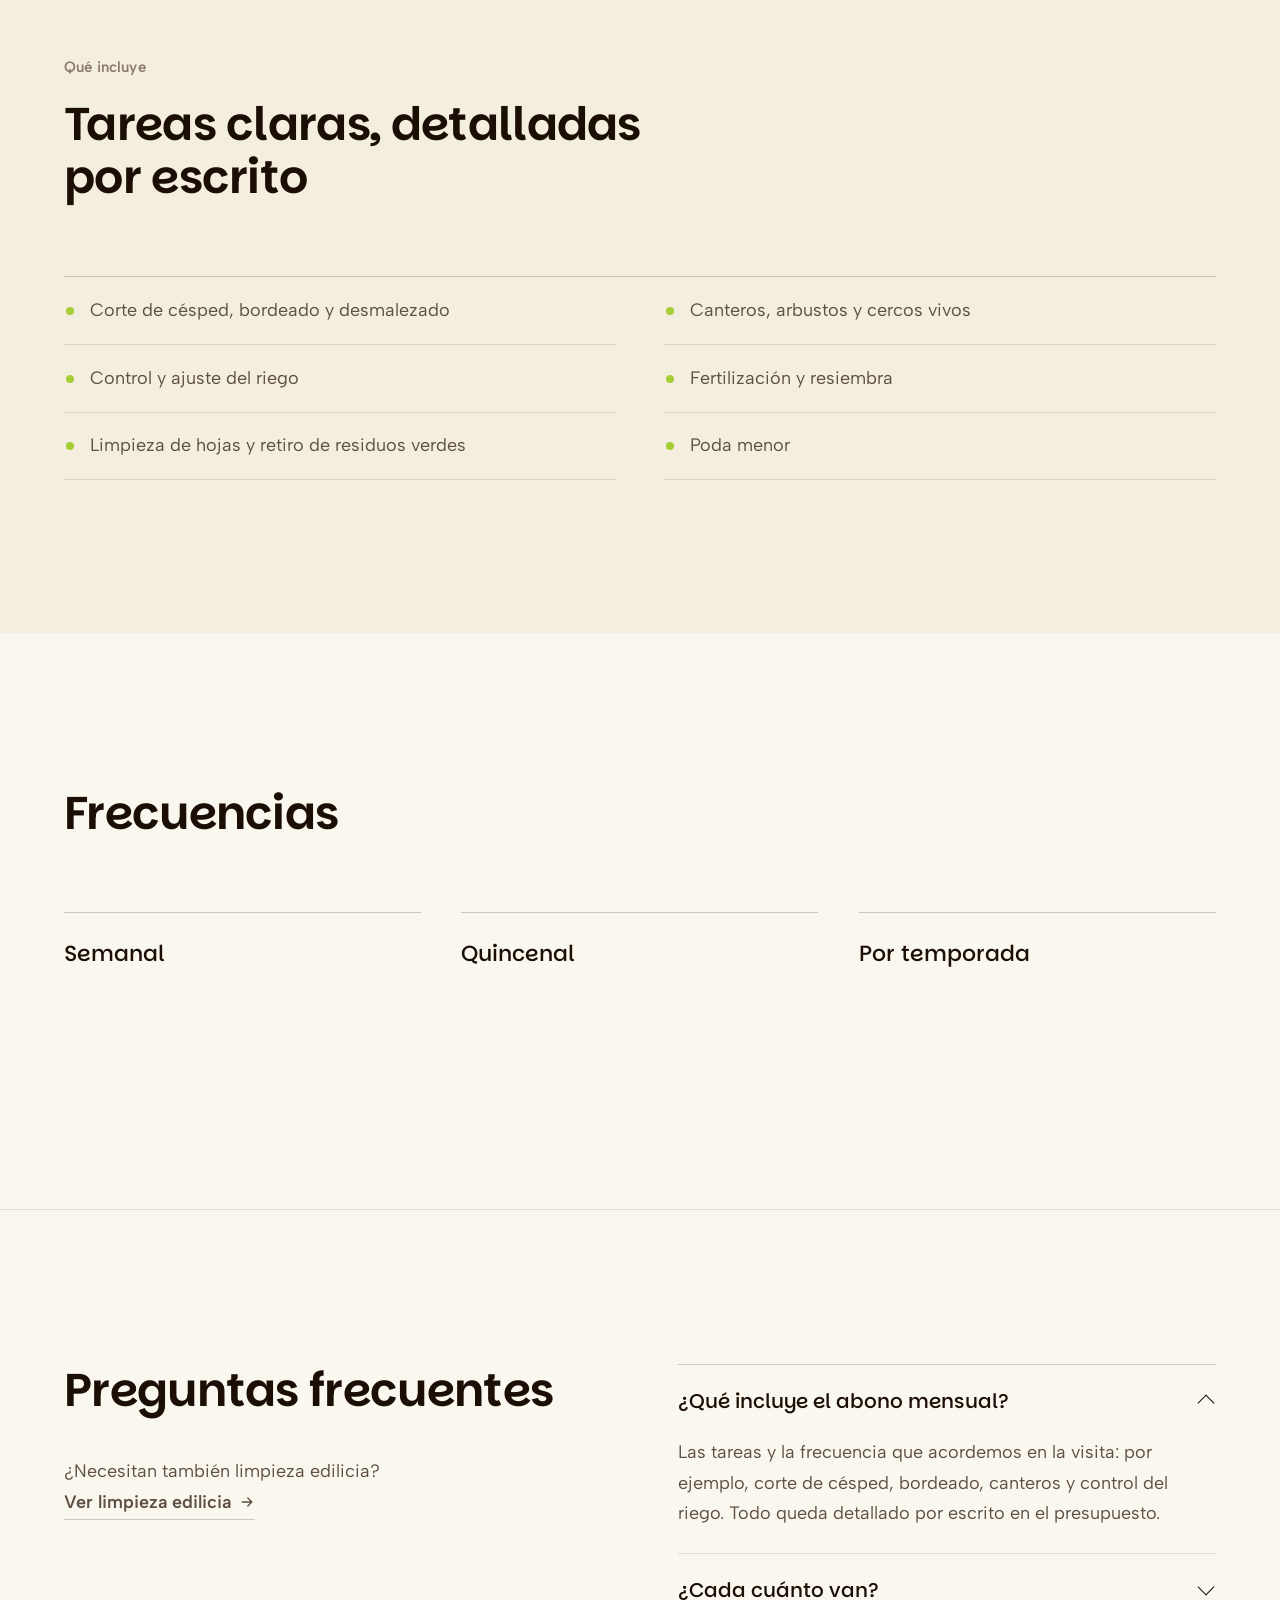
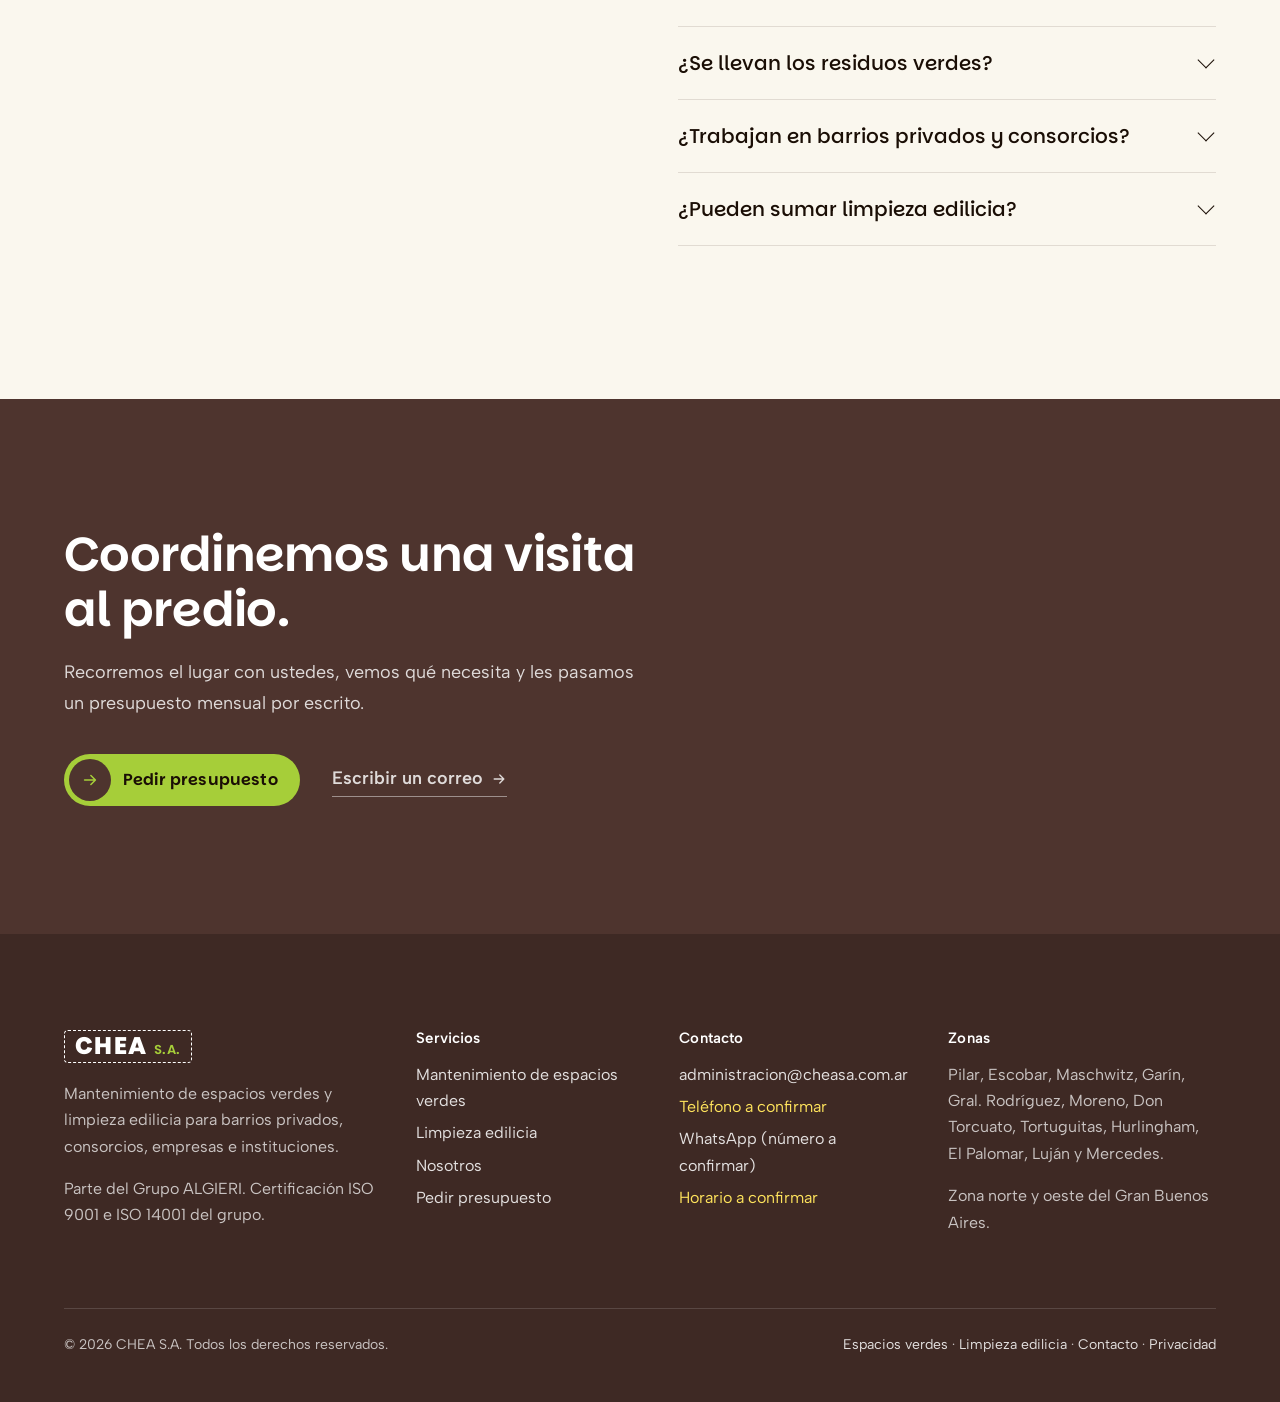
<file: espacios-verdes/index.html>
<!DOCTYPE html>
<html lang="es">

<head>
    <meta charset="UTF-8" />
    <meta name="viewport" content="width=device-width, initial-scale=1.0" />
    <title>Mantenimiento de espacios verdes | CHEA S.A.</title>
    <meta name="description" content="Mantenimiento de parques, jardines y áreas comunes para barrios privados, consorcios, empresas e instituciones de zona norte y oeste del GBA." />
    <link rel="canonical" href="https://cheasa.com.ar/espacios-verdes/" />
    <meta property="og:type" content="website" />
    <meta property="og:locale" content="es_AR" />
    <meta property="og:site_name" content="CHEA S.A." />
    <meta property="og:title" content="Mantenimiento de espacios verdes | CHEA S.A." />
    <meta property="og:description" content="Mantenimiento de parques, jardines y áreas comunes para barrios privados, consorcios, empresas e instituciones de zona norte y oeste del GBA." />
    <meta property="og:url" content="https://cheasa.com.ar/espacios-verdes/" />
    <meta property="og:image" content="https://cheasa.com.ar/assets/images/chea/verde-main.jpg" />
    <meta name="robots" content="noindex, nofollow" />
    <link rel="apple-touch-icon" sizes="180x180" href="/assets/images/favicons/apple-touch-icon.png" />
    <link rel="icon" type="image/png" sizes="32x32" href="/assets/images/favicons/favicon-32x32.png" />
    <link rel="icon" type="image/png" sizes="16x16" href="/assets/images/favicons/favicon-16x16.png" />
    <script>document.documentElement.classList.add("m-js");</script>
    <link rel="preconnect" href="https://fonts.googleapis.com" />
    <link rel="preconnect" href="https://fonts.gstatic.com" crossorigin />
    <link rel="stylesheet" href="https://fonts.googleapis.com/css2?family=Albert+Sans:wght@400;500;600&family=Parkinsans:wght@400;500;600;700;800&display=swap" />
    <link rel="stylesheet" href="/assets/css/chea.css" />
    <link rel="stylesheet" href="/assets/css/chea-min.css" />
</head>

<body class="m-body">

    <a class="m-skip" href="#contenido">Saltar al contenido</a>


    <header class="m-header">
        <div class="m-wrap m-header__inner">
            <a href="/" class="chea-wordmark" aria-label="CHEA S.A., ir al inicio">CHEA<span>S.A.</span></a>
            <nav class="m-nav" aria-label="Principal">
                <ul>
                    <li><a href="/">Inicio</a></li>
                    <li><a href="/espacios-verdes/" aria-current="page">Espacios verdes</a></li>
                    <li><a href="/limpieza/">Limpieza edilicia</a></li>
                    <li><a href="/nosotros/">Nosotros</a></li>
                    <li><a href="/contacto/">Contacto</a></li>
                </ul>
            </nav>
            <div class="m-header__cta">
                <a class="btn-one" href="/contacto/"><i aria-hidden="true"><svg viewBox="0 0 20 20" width="18" height="18" aria-hidden="true" focusable="false"><path d="M4 10h11M11 5l5 5-5 5" fill="none" stroke="currentColor" stroke-width="1.7" stroke-linecap="round" stroke-linejoin="round"/></svg></i><span class="txt">Pedir presupuesto</span></a>
            </div>
            <button class="m-burger" type="button" aria-expanded="false" aria-controls="m-menu" aria-label="Abrir menú"><span></span></button>
        </div>
    </header>

    <div class="m-menu" id="m-menu" aria-hidden="true" inert>
        <ul>
            <li><a href="/">Inicio</a></li>
            <li><a href="/espacios-verdes/" aria-current="page">Espacios verdes</a></li>
            <li><a href="/limpieza/">Limpieza edilicia</a></li>
            <li><a href="/nosotros/">Nosotros</a></li>
            <li><a href="/contacto/">Contacto</a></li>
        </ul>
        <div><a class="btn-one" href="/contacto/"><i aria-hidden="true"><svg viewBox="0 0 20 20" width="18" height="18" aria-hidden="true" focusable="false"><path d="M4 10h11M11 5l5 5-5 5" fill="none" stroke="currentColor" stroke-width="1.7" stroke-linecap="round" stroke-linejoin="round"/></svg></i><span class="txt">Pedir presupuesto</span></a></div>
        <p class="m-menu__contact"><a href="mailto:administracion@cheasa.com.ar">administracion@cheasa.com.ar</a><br><span class="chea-ph">Teléfono a confirmar</span></p>
    </div>

    <main id="contenido">

        <section class="m-pagehead">
            <div class="m-pagehead__media"><img src="/assets/images/chea/bc-verde.jpg" alt="" width="1920" height="576" fetchpriority="high"></div>
            <div class="m-wrap">
                <ol class="m-crumbs m-intro" style="--i:0" aria-label="Ubicación"><li><a href="/">Inicio</a></li><li aria-current="page">Mantenimiento de espacios verdes</li></ol>
                <h1 class="m-intro" style="--i:1">Mantenimiento de espacios verdes</h1>
                <p class="m-intro" style="--i:2">Parques, jardines y áreas comunes siempre prolijos.</p>
            </div>
        </section>

        <section class="m-section">
            <div class="m-wrap m-split m-split--center">
                <div>
                    <h2 class="m-h2 rv">Espacios verdes cuidados, con visitas programadas</h2>
                    <div class="m-text rv" style="--d:80ms;margin-top:24px">
                        <p>Nos ocupamos del mantenimiento de parques, jardines y áreas comunes de barrios privados, consorcios, empresas e instituciones. Trabajamos con un plan de visitas fijo y un responsable que conoce el lugar.</p>
                        <p>Definimos juntos qué tareas hacen falta y con qué frecuencia. El abono es mensual y se arma según la superficie y la frecuencia que elijan, para que sepan desde el principio cuánto van a pagar y qué incluye.</p>
                    </div>
                    <h3 class="m-h3 rv" style="margin-top:36px;font-size:20px">Cómo empezamos a trabajar</h3>
                    <p class="m-text rv" style="margin-top:12px">Primero visitamos el predio con ustedes. Después les enviamos el presupuesto mensual por escrito y, una vez aprobado, arrancamos con un responsable asignado y un canal directo por WhatsApp para el seguimiento.</p>
                </div>
                <div class="m-frame m-frame--45 rv"><img src="/assets/images/chea/verde-main.jpg" alt="Foto provisoria: mantenimiento de espacios verdes" width="770" height="450" loading="lazy"></div>
            </div>
        </section>

        <section class="m-section m-section--tint">
            <div class="m-wrap">
                <div class="m-head">
                    <span class="m-label rv">Qué incluye</span>
                    <h2 class="m-h2 rv">Tareas claras, detalladas por escrito</h2>
                </div>
                <ul class="m-list2">
                    <li class="rv" style="--d:0ms">Corte de césped, bordeado y desmalezado</li>
                    <li class="rv" style="--d:70ms">Canteros, arbustos y cercos vivos</li>
                    <li class="rv" style="--d:0ms">Control y ajuste del riego</li>
                    <li class="rv" style="--d:70ms">Fertilización y resiembra</li>
                    <li class="rv" style="--d:0ms">Limpieza de hojas y retiro de residuos verdes</li>
                    <li class="rv" style="--d:70ms">Poda menor</li>
                </ul>
            </div>
        </section>

        <section class="m-section">
            <div class="m-wrap">
                <div class="m-head">
                    <h2 class="m-h2 rv">Frecuencias</h2>
                </div>
                <ul class="m-modes">
                    <li class="rv" style="--d:0ms">Semanal</li>
                    <li class="rv" style="--d:70ms">Quincenal</li>
                    <li class="rv" style="--d:140ms">Por temporada</li>
                </ul>
                <p class="m-note m-modes-note rv">Abono mensual según superficie y frecuencia.</p>
            </div>
        </section>

        <section class="m-section" id="preguntas">
            <div class="m-wrap m-split">
                <div>
                    <h2 class="m-h2 rv">Preguntas frecuentes</h2>
                    <p class="m-cross rv">¿Necesitan también limpieza edilicia?<br><a class="m-link" href="/limpieza/">Ver limpieza edilicia <svg viewBox="0 0 20 20" width="18" height="18" aria-hidden="true" focusable="false"><path d="M4 10h11M11 5l5 5-5 5" fill="none" stroke="currentColor" stroke-width="1.7" stroke-linecap="round" stroke-linejoin="round"/></svg></a></p>
                </div>
                <div class="m-faq rv">
                    <details open>
                        <summary>¿Qué incluye el abono mensual?</summary>
                        <div class="m-faq__a"><p>Las tareas y la frecuencia que acordemos en la visita: por ejemplo, corte de césped, bordeado, canteros y control del riego. Todo queda detallado por escrito en el presupuesto.</p></div>
                    </details>
                    <details>
                        <summary>¿Cada cuánto van?</summary>
                        <div class="m-faq__a"><p>Puede ser semanal, quincenal o por temporada, según el tamaño del predio y lo que necesiten.</p></div>
                    </details>
                    <details>
                        <summary>¿Se llevan los residuos verdes?</summary>
                        <div class="m-faq__a"><p>Sí. La limpieza de hojas y el retiro de residuos verdes forman parte del servicio.</p></div>
                    </details>
                    <details>
                        <summary>¿Trabajan en barrios privados y consorcios?</summary>
                        <div class="m-faq__a"><p>Sí, y también en empresas, industrias e instituciones como colegios, clubes y centros de salud.</p></div>
                    </details>
                    <details>
                        <summary>¿Pueden sumar limpieza edilicia?</summary>
                        <div class="m-faq__a"><p>Sí. Si contratan los dos servicios, coordinan todo con una sola persona de contacto.</p></div>
                    </details>
                </div>
            </div>
        </section>

        <section class="m-cta">
            <div class="m-wrap">
                <h2 class="rv">Coordinemos una visita al predio.</h2>
                <p class="rv" style="--d:80ms">Recorremos el lugar con ustedes, vemos qué necesita y les pasamos un presupuesto mensual por escrito.</p>
                <div class="m-cta__actions rv" style="--d:160ms">
                    <a class="btn-one" href="/contacto/"><i aria-hidden="true"><svg viewBox="0 0 20 20" width="18" height="18" aria-hidden="true" focusable="false"><path d="M4 10h11M11 5l5 5-5 5" fill="none" stroke="currentColor" stroke-width="1.7" stroke-linecap="round" stroke-linejoin="round"/></svg></i><span class="txt">Pedir presupuesto</span></a>
                    <a class="m-link m-link--light" href="mailto:administracion@cheasa.com.ar">Escribir un correo <svg viewBox="0 0 20 20" width="18" height="18" aria-hidden="true" focusable="false"><path d="M4 10h11M11 5l5 5-5 5" fill="none" stroke="currentColor" stroke-width="1.7" stroke-linecap="round" stroke-linejoin="round"/></svg></a>
                </div>
            </div>
        </section>

    </main>

    <footer class="m-footer">
        <div class="m-wrap">
            <div class="m-footer__grid">
                <div>
                    <a href="/" class="chea-wordmark" aria-label="CHEA S.A., ir al inicio">CHEA<span>S.A.</span></a>
                    <p>Mantenimiento de espacios verdes y limpieza edilicia para barrios privados, consorcios, empresas e instituciones.</p>
                    <p>Parte del Grupo ALGIERI. Certificación ISO 9001 e ISO 14001 del grupo.</p>
                </div>
                <div>
                    <h2>Servicios</h2>
                    <ul>
                        <li><a href="/espacios-verdes/">Mantenimiento de espacios verdes</a></li>
                        <li><a href="/limpieza/">Limpieza edilicia</a></li>
                        <li><a href="/nosotros/">Nosotros</a></li>
                        <li><a href="/contacto/">Pedir presupuesto</a></li>
                    </ul>
                </div>
                <div>
                    <h2>Contacto</h2>
                    <ul>
                        <li><a href="mailto:administracion@cheasa.com.ar">administracion@cheasa.com.ar</a></li>
                        <li><span class="chea-ph">Teléfono a confirmar</span></li>
                        <li><a href="/contacto/#whatsapp">WhatsApp (número a confirmar)</a></li>
                        <li><span class="chea-ph">Horario a confirmar</span></li>
                    </ul>
                </div>
                <div>
                    <h2>Zonas</h2>
                    <p>Pilar, Escobar, Maschwitz, Garín, Gral. Rodríguez, Moreno, Don Torcuato, Tortuguitas, Hurlingham, El Palomar, Luján y Mercedes.</p>
                    <p>Zona norte y oeste del Gran Buenos Aires.</p>
                </div>
            </div>
            <div class="m-footer__bottom">
                <p>© 2026 CHEA S.A. Todos los derechos reservados.</p>
                <p><a href="/espacios-verdes/">Espacios verdes</a> · <a href="/limpieza/">Limpieza edilicia</a> · <a href="/contacto/">Contacto</a> · <a href="/privacidad/">Privacidad</a></p>
            </div>
        </div>
    </footer>

    <a class="chea-whatsapp-float" href="/contacto/#whatsapp" aria-label="Escribir por WhatsApp"><svg viewBox="0 -64 448 512" width="28" height="28" aria-hidden="true" focusable="false"><g transform="matrix(1 0 0 -1 0 384)"><path fill="currentColor" d="M380.9 350.9c41.9-42 67.1-97.7 67.1-157 0-122.4-101.8-222-224.1-222h-.1c-37.2 0-73.7 9.3-106.1 27l-117.7-30.9 31.5 115c-19.4 33.7-29.6 71.9-29.6 111 0 122.4 99.6 222 222 222 59.3 0 115.1-23.1 157-65.1zM223.9 9.3c101.7 0 186.6 82.8 186.6 184.6.1 49.3-21.3 95.6-56.1 130.5-34.8 34.9-81.1 54.1-130.4 54.1-101.8 0-184.6-82.8-184.6-184.5 0-34.9 9.7-68.8 28.2-98.2l4.4-7-18.6-68.1 69.8 18.3 6.7-4c28.3-16.8 60.8-25.7 94-25.7zM325.1 147.5c5.5-2.7 9.2-4.1 10.5-6.6 1.4-2.3 1.4-13.4-3.2-26.4-4.6-13-26.7-24.8-37.4-26.4-17.6-2.6-31.4-1.3-66.6 13.9-55.7 24.1-92 80.1-94.8 83.8-2.7 3.7-22.6 30.1-22.6 57.4s14.3 40.7 19.4 46.3c5.1 5.5 11.1 6.9 14.8 6.9s7.4 0 10.6-.2c3.4-.2 8 1.3 12.5-9.5 4.6-11.1 15.7-38.4 17.1-41.2 1.4-2.8 2.3-6 .5-9.7-10.6-21.2-22-20.5-16.3-30.3 21.5-36.9 42.9-49.7 75.5-66 5.5-2.8 8.8-2.3 12-1.4 3.3 3.8 13.9 16.2 17.6 21.8 3.7 5.6 7.4 4.7 12.5 2.8 5.1-1.8 32.4-15.2 37.9-18z"/></g></svg></a>

    <script src="/assets/js/chea-min.js" defer></script>

</body>

</html>
</file>
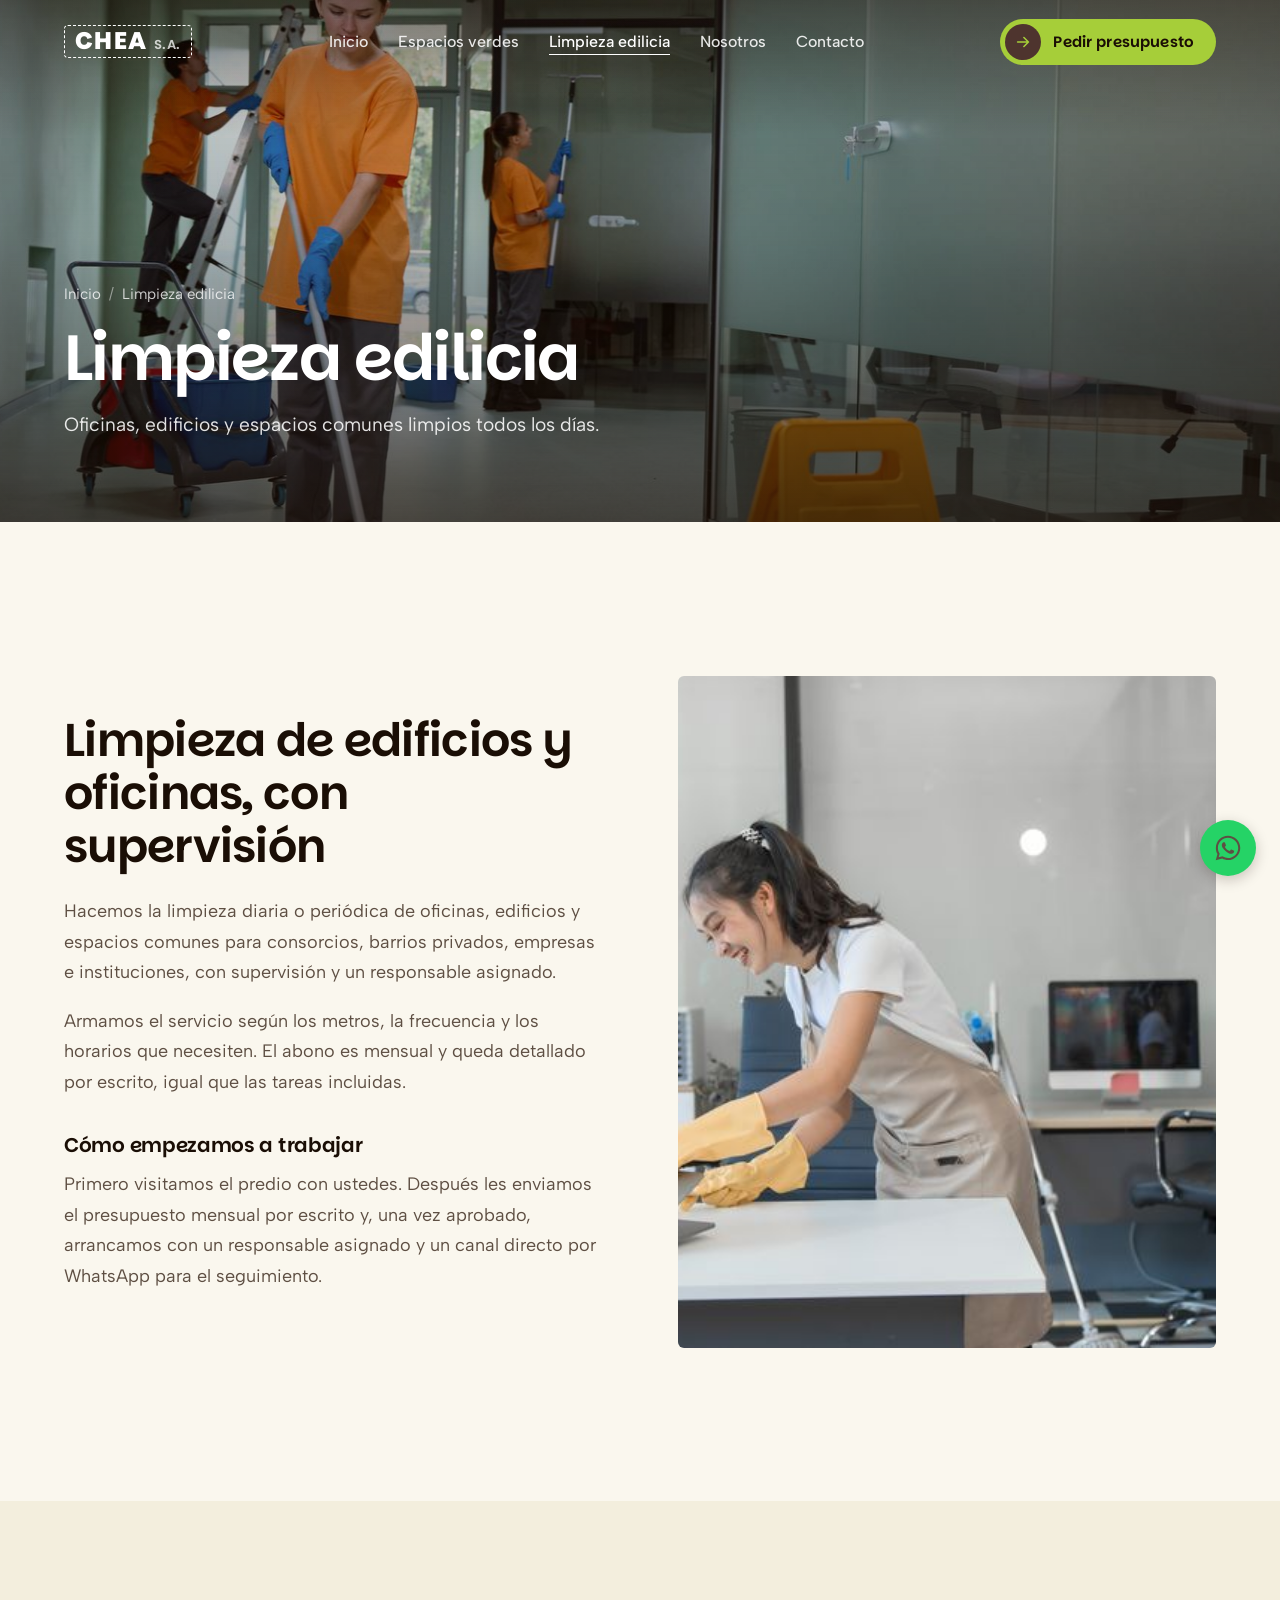
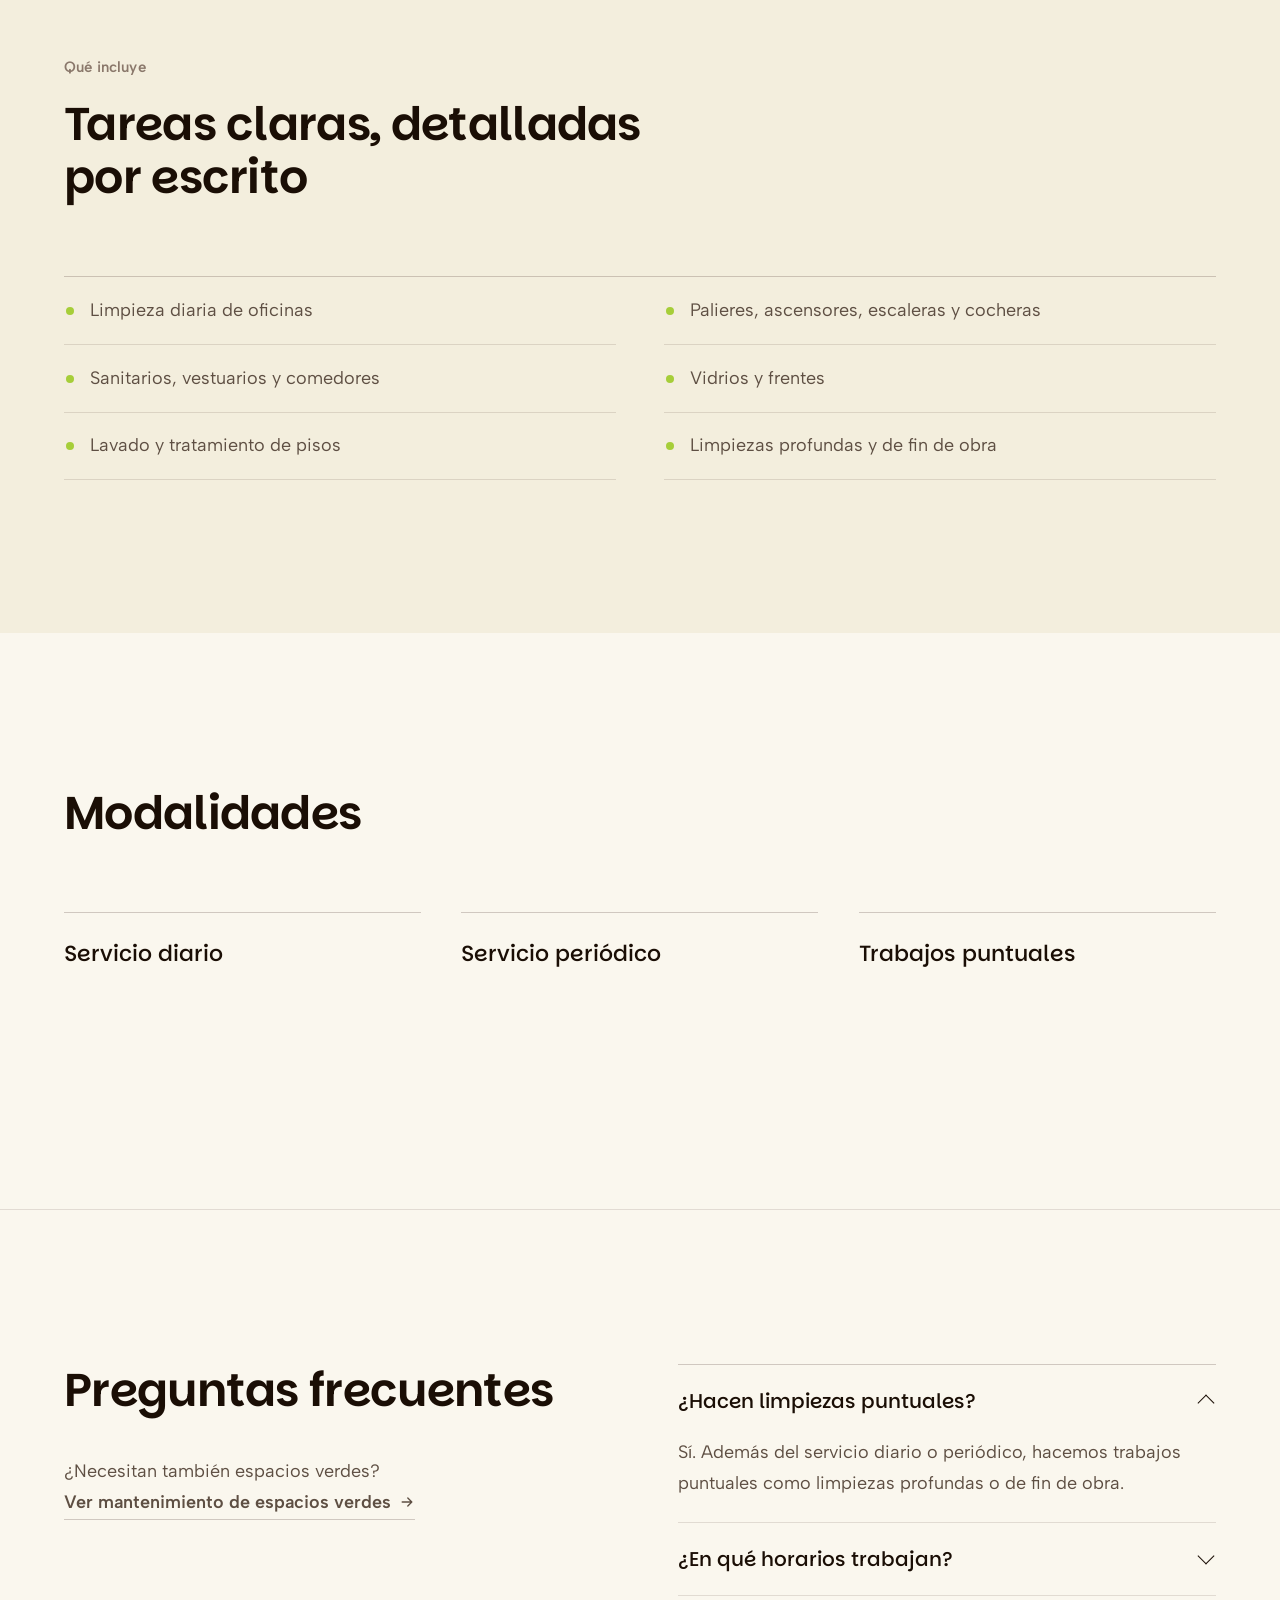
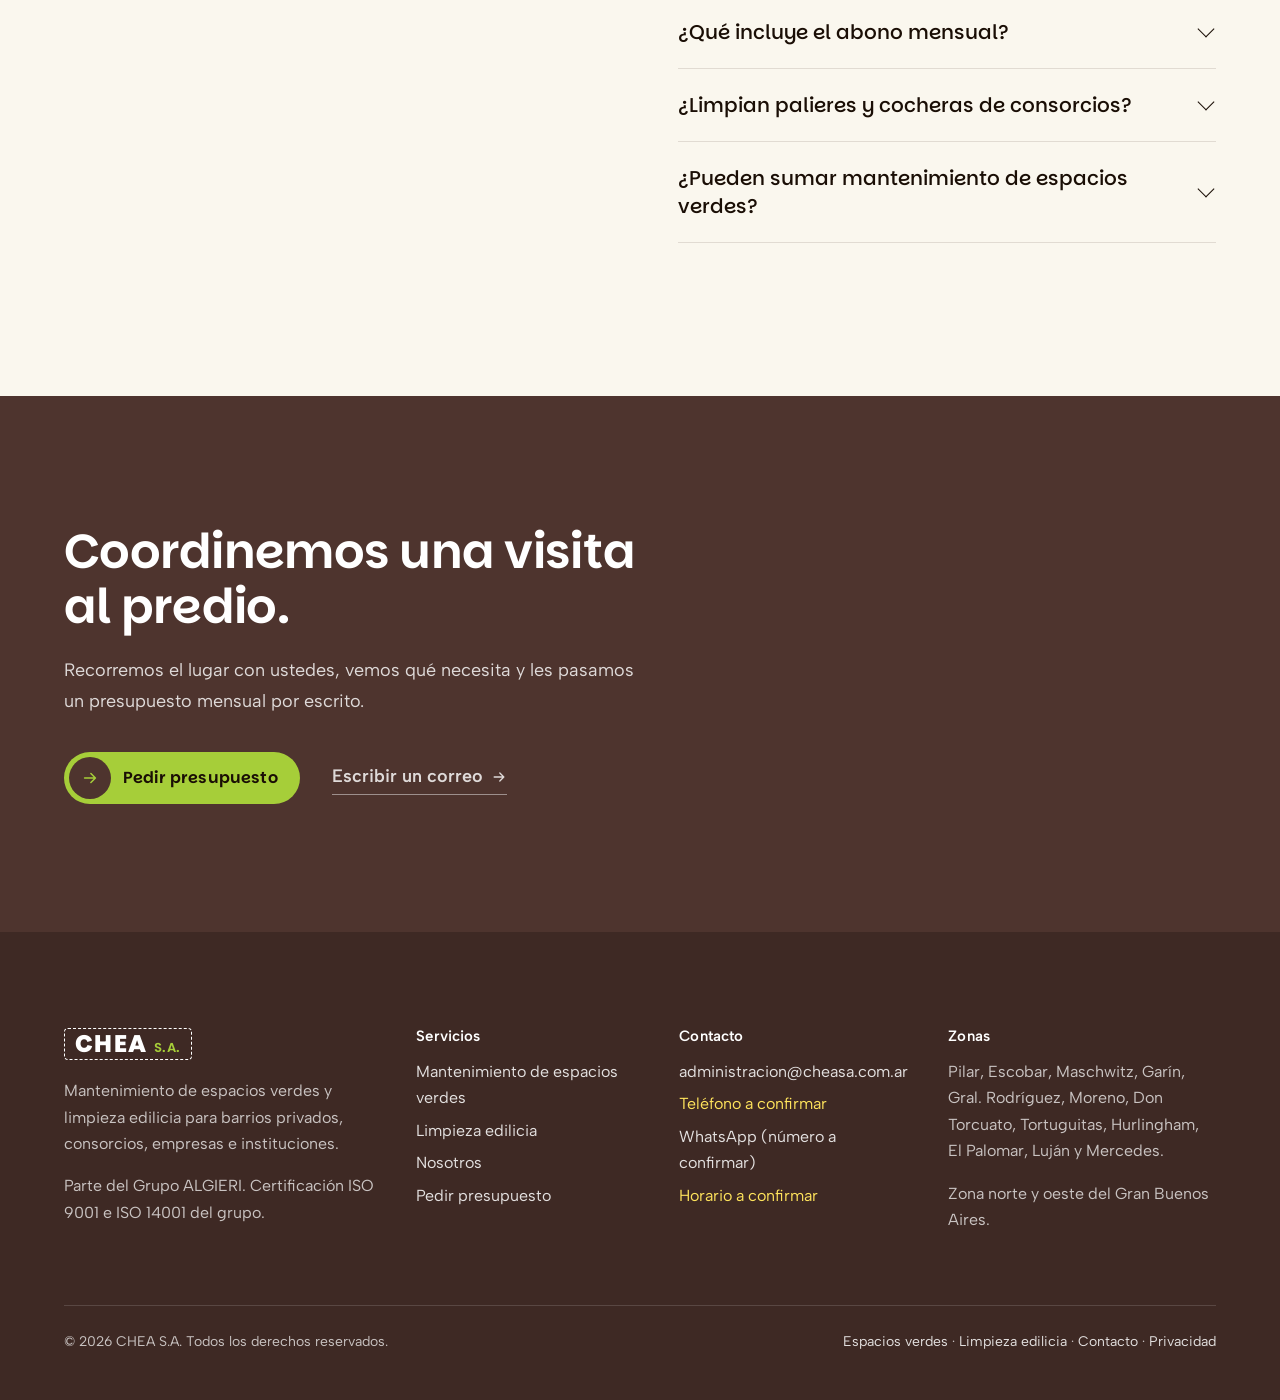
<file: limpieza/index.html>
<!DOCTYPE html>
<html lang="es">

<head>
    <meta charset="UTF-8" />
    <meta name="viewport" content="width=device-width, initial-scale=1.0" />
    <title>Limpieza edilicia | CHEA S.A.</title>
    <meta name="description" content="Limpieza diaria o periódica de oficinas, edificios y espacios comunes para consorcios, barrios privados, empresas e instituciones de zona norte y oeste del GBA." />
    <link rel="canonical" href="https://cheasa.com.ar/limpieza/" />
    <meta property="og:type" content="website" />
    <meta property="og:locale" content="es_AR" />
    <meta property="og:site_name" content="CHEA S.A." />
    <meta property="og:title" content="Limpieza edilicia | CHEA S.A." />
    <meta property="og:description" content="Limpieza diaria o periódica de oficinas, edificios y espacios comunes para consorcios, barrios privados, empresas e instituciones de zona norte y oeste del GBA." />
    <meta property="og:url" content="https://cheasa.com.ar/limpieza/" />
    <meta property="og:image" content="https://cheasa.com.ar/assets/images/chea/limpieza-main.jpg" />
    <meta name="robots" content="noindex, nofollow" />
    <link rel="apple-touch-icon" sizes="180x180" href="/assets/images/favicons/apple-touch-icon.png" />
    <link rel="icon" type="image/png" sizes="32x32" href="/assets/images/favicons/favicon-32x32.png" />
    <link rel="icon" type="image/png" sizes="16x16" href="/assets/images/favicons/favicon-16x16.png" />
    <script>document.documentElement.classList.add("m-js");</script>
    <link rel="preconnect" href="https://fonts.googleapis.com" />
    <link rel="preconnect" href="https://fonts.gstatic.com" crossorigin />
    <link rel="stylesheet" href="https://fonts.googleapis.com/css2?family=Albert+Sans:wght@400;500;600&family=Parkinsans:wght@400;500;600;700;800&display=swap" />
    <link rel="stylesheet" href="/assets/css/chea.css" />
    <link rel="stylesheet" href="/assets/css/chea-min.css" />
</head>

<body class="m-body">

    <a class="m-skip" href="#contenido">Saltar al contenido</a>


    <header class="m-header">
        <div class="m-wrap m-header__inner">
            <a href="/" class="chea-wordmark" aria-label="CHEA S.A., ir al inicio">CHEA<span>S.A.</span></a>
            <nav class="m-nav" aria-label="Principal">
                <ul>
                    <li><a href="/">Inicio</a></li>
                    <li><a href="/espacios-verdes/">Espacios verdes</a></li>
                    <li><a href="/limpieza/" aria-current="page">Limpieza edilicia</a></li>
                    <li><a href="/nosotros/">Nosotros</a></li>
                    <li><a href="/contacto/">Contacto</a></li>
                </ul>
            </nav>
            <div class="m-header__cta">
                <a class="btn-one" href="/contacto/"><i aria-hidden="true"><svg viewBox="0 0 20 20" width="18" height="18" aria-hidden="true" focusable="false"><path d="M4 10h11M11 5l5 5-5 5" fill="none" stroke="currentColor" stroke-width="1.7" stroke-linecap="round" stroke-linejoin="round"/></svg></i><span class="txt">Pedir presupuesto</span></a>
            </div>
            <button class="m-burger" type="button" aria-expanded="false" aria-controls="m-menu" aria-label="Abrir menú"><span></span></button>
        </div>
    </header>

    <div class="m-menu" id="m-menu" aria-hidden="true" inert>
        <ul>
            <li><a href="/">Inicio</a></li>
            <li><a href="/espacios-verdes/">Espacios verdes</a></li>
            <li><a href="/limpieza/" aria-current="page">Limpieza edilicia</a></li>
            <li><a href="/nosotros/">Nosotros</a></li>
            <li><a href="/contacto/">Contacto</a></li>
        </ul>
        <div><a class="btn-one" href="/contacto/"><i aria-hidden="true"><svg viewBox="0 0 20 20" width="18" height="18" aria-hidden="true" focusable="false"><path d="M4 10h11M11 5l5 5-5 5" fill="none" stroke="currentColor" stroke-width="1.7" stroke-linecap="round" stroke-linejoin="round"/></svg></i><span class="txt">Pedir presupuesto</span></a></div>
        <p class="m-menu__contact"><a href="mailto:administracion@cheasa.com.ar">administracion@cheasa.com.ar</a><br><span class="chea-ph">Teléfono a confirmar</span></p>
    </div>

    <main id="contenido">

        <section class="m-pagehead">
            <div class="m-pagehead__media"><img src="/assets/images/chea/bc-limpieza.jpg" alt="" width="1920" height="576" fetchpriority="high"></div>
            <div class="m-wrap">
                <ol class="m-crumbs m-intro" style="--i:0" aria-label="Ubicación"><li><a href="/">Inicio</a></li><li aria-current="page">Limpieza edilicia</li></ol>
                <h1 class="m-intro" style="--i:1">Limpieza edilicia</h1>
                <p class="m-intro" style="--i:2">Oficinas, edificios y espacios comunes limpios todos los días.</p>
            </div>
        </section>

        <section class="m-section">
            <div class="m-wrap m-split m-split--center">
                <div>
                    <h2 class="m-h2 rv">Limpieza de edificios y oficinas, con supervisión</h2>
                    <div class="m-text rv" style="--d:80ms;margin-top:24px">
                        <p>Hacemos la limpieza diaria o periódica de oficinas, edificios y espacios comunes para consorcios, barrios privados, empresas e instituciones, con supervisión y un responsable asignado.</p>
                        <p>Armamos el servicio según los metros, la frecuencia y los horarios que necesiten. El abono es mensual y queda detallado por escrito, igual que las tareas incluidas.</p>
                    </div>
                    <h3 class="m-h3 rv" style="margin-top:36px;font-size:20px">Cómo empezamos a trabajar</h3>
                    <p class="m-text rv" style="margin-top:12px">Primero visitamos el predio con ustedes. Después les enviamos el presupuesto mensual por escrito y, una vez aprobado, arrancamos con un responsable asignado y un canal directo por WhatsApp para el seguimiento.</p>
                </div>
                <div class="m-frame m-frame--45 rv"><img src="/assets/images/chea/limpieza-main.jpg" alt="Foto provisoria: limpieza edilicia" width="770" height="450" loading="lazy"></div>
            </div>
        </section>

        <section class="m-section m-section--tint">
            <div class="m-wrap">
                <div class="m-head">
                    <span class="m-label rv">Qué incluye</span>
                    <h2 class="m-h2 rv">Tareas claras, detalladas por escrito</h2>
                </div>
                <ul class="m-list2">
                    <li class="rv" style="--d:0ms">Limpieza diaria de oficinas</li>
                    <li class="rv" style="--d:70ms">Palieres, ascensores, escaleras y cocheras</li>
                    <li class="rv" style="--d:0ms">Sanitarios, vestuarios y comedores</li>
                    <li class="rv" style="--d:70ms">Vidrios y frentes</li>
                    <li class="rv" style="--d:0ms">Lavado y tratamiento de pisos</li>
                    <li class="rv" style="--d:70ms">Limpiezas profundas y de fin de obra</li>
                </ul>
            </div>
        </section>

        <section class="m-section">
            <div class="m-wrap">
                <div class="m-head">
                    <h2 class="m-h2 rv">Modalidades</h2>
                </div>
                <ul class="m-modes">
                    <li class="rv" style="--d:0ms">Servicio diario</li>
                    <li class="rv" style="--d:70ms">Servicio periódico</li>
                    <li class="rv" style="--d:140ms">Trabajos puntuales</li>
                </ul>
                <p class="m-note m-modes-note rv">Abono mensual según metros, frecuencia y horarios.</p>
            </div>
        </section>

        <section class="m-section" id="preguntas">
            <div class="m-wrap m-split">
                <div>
                    <h2 class="m-h2 rv">Preguntas frecuentes</h2>
                    <p class="m-cross rv">¿Necesitan también espacios verdes?<br><a class="m-link" href="/espacios-verdes/">Ver mantenimiento de espacios verdes <svg viewBox="0 0 20 20" width="18" height="18" aria-hidden="true" focusable="false"><path d="M4 10h11M11 5l5 5-5 5" fill="none" stroke="currentColor" stroke-width="1.7" stroke-linecap="round" stroke-linejoin="round"/></svg></a></p>
                </div>
                <div class="m-faq rv">
                    <details open>
                        <summary>¿Hacen limpiezas puntuales?</summary>
                        <div class="m-faq__a"><p>Sí. Además del servicio diario o periódico, hacemos trabajos puntuales como limpiezas profundas o de fin de obra.</p></div>
                    </details>
                    <details>
                        <summary>¿En qué horarios trabajan?</summary>
                        <div class="m-faq__a"><p>Los horarios se acuerdan con cada cliente en la visita, según el uso del edificio.</p></div>
                    </details>
                    <details>
                        <summary>¿Qué incluye el abono mensual?</summary>
                        <div class="m-faq__a"><p>Las tareas, la frecuencia y los horarios que definamos juntos. Todo queda detallado por escrito en el presupuesto.</p></div>
                    </details>
                    <details>
                        <summary>¿Limpian palieres y cocheras de consorcios?</summary>
                        <div class="m-faq__a"><p>Sí: palieres, ascensores, escaleras y cocheras forman parte del servicio para consorcios y barrios.</p></div>
                    </details>
                    <details>
                        <summary>¿Pueden sumar mantenimiento de espacios verdes?</summary>
                        <div class="m-faq__a"><p>Sí. Si contratan los dos servicios, coordinan todo con una sola persona de contacto.</p></div>
                    </details>
                </div>
            </div>
        </section>

        <section class="m-cta">
            <div class="m-wrap">
                <h2 class="rv">Coordinemos una visita al predio.</h2>
                <p class="rv" style="--d:80ms">Recorremos el lugar con ustedes, vemos qué necesita y les pasamos un presupuesto mensual por escrito.</p>
                <div class="m-cta__actions rv" style="--d:160ms">
                    <a class="btn-one" href="/contacto/"><i aria-hidden="true"><svg viewBox="0 0 20 20" width="18" height="18" aria-hidden="true" focusable="false"><path d="M4 10h11M11 5l5 5-5 5" fill="none" stroke="currentColor" stroke-width="1.7" stroke-linecap="round" stroke-linejoin="round"/></svg></i><span class="txt">Pedir presupuesto</span></a>
                    <a class="m-link m-link--light" href="mailto:administracion@cheasa.com.ar">Escribir un correo <svg viewBox="0 0 20 20" width="18" height="18" aria-hidden="true" focusable="false"><path d="M4 10h11M11 5l5 5-5 5" fill="none" stroke="currentColor" stroke-width="1.7" stroke-linecap="round" stroke-linejoin="round"/></svg></a>
                </div>
            </div>
        </section>

    </main>

    <footer class="m-footer">
        <div class="m-wrap">
            <div class="m-footer__grid">
                <div>
                    <a href="/" class="chea-wordmark" aria-label="CHEA S.A., ir al inicio">CHEA<span>S.A.</span></a>
                    <p>Mantenimiento de espacios verdes y limpieza edilicia para barrios privados, consorcios, empresas e instituciones.</p>
                    <p>Parte del Grupo ALGIERI. Certificación ISO 9001 e ISO 14001 del grupo.</p>
                </div>
                <div>
                    <h2>Servicios</h2>
                    <ul>
                        <li><a href="/espacios-verdes/">Mantenimiento de espacios verdes</a></li>
                        <li><a href="/limpieza/">Limpieza edilicia</a></li>
                        <li><a href="/nosotros/">Nosotros</a></li>
                        <li><a href="/contacto/">Pedir presupuesto</a></li>
                    </ul>
                </div>
                <div>
                    <h2>Contacto</h2>
                    <ul>
                        <li><a href="mailto:administracion@cheasa.com.ar">administracion@cheasa.com.ar</a></li>
                        <li><span class="chea-ph">Teléfono a confirmar</span></li>
                        <li><a href="/contacto/#whatsapp">WhatsApp (número a confirmar)</a></li>
                        <li><span class="chea-ph">Horario a confirmar</span></li>
                    </ul>
                </div>
                <div>
                    <h2>Zonas</h2>
                    <p>Pilar, Escobar, Maschwitz, Garín, Gral. Rodríguez, Moreno, Don Torcuato, Tortuguitas, Hurlingham, El Palomar, Luján y Mercedes.</p>
                    <p>Zona norte y oeste del Gran Buenos Aires.</p>
                </div>
            </div>
            <div class="m-footer__bottom">
                <p>© 2026 CHEA S.A. Todos los derechos reservados.</p>
                <p><a href="/espacios-verdes/">Espacios verdes</a> · <a href="/limpieza/">Limpieza edilicia</a> · <a href="/contacto/">Contacto</a> · <a href="/privacidad/">Privacidad</a></p>
            </div>
        </div>
    </footer>

    <a class="chea-whatsapp-float" href="/contacto/#whatsapp" aria-label="Escribir por WhatsApp"><svg viewBox="0 -64 448 512" width="28" height="28" aria-hidden="true" focusable="false"><g transform="matrix(1 0 0 -1 0 384)"><path fill="currentColor" d="M380.9 350.9c41.9-42 67.1-97.7 67.1-157 0-122.4-101.8-222-224.1-222h-.1c-37.2 0-73.7 9.3-106.1 27l-117.7-30.9 31.5 115c-19.4 33.7-29.6 71.9-29.6 111 0 122.4 99.6 222 222 222 59.3 0 115.1-23.1 157-65.1zM223.9 9.3c101.7 0 186.6 82.8 186.6 184.6.1 49.3-21.3 95.6-56.1 130.5-34.8 34.9-81.1 54.1-130.4 54.1-101.8 0-184.6-82.8-184.6-184.5 0-34.9 9.7-68.8 28.2-98.2l4.4-7-18.6-68.1 69.8 18.3 6.7-4c28.3-16.8 60.8-25.7 94-25.7zM325.1 147.5c5.5-2.7 9.2-4.1 10.5-6.6 1.4-2.3 1.4-13.4-3.2-26.4-4.6-13-26.7-24.8-37.4-26.4-17.6-2.6-31.4-1.3-66.6 13.9-55.7 24.1-92 80.1-94.8 83.8-2.7 3.7-22.6 30.1-22.6 57.4s14.3 40.7 19.4 46.3c5.1 5.5 11.1 6.9 14.8 6.9s7.4 0 10.6-.2c3.4-.2 8 1.3 12.5-9.5 4.6-11.1 15.7-38.4 17.1-41.2 1.4-2.8 2.3-6 .5-9.7-10.6-21.2-22-20.5-16.3-30.3 21.5-36.9 42.9-49.7 75.5-66 5.5-2.8 8.8-2.3 12-1.4 3.3 3.8 13.9 16.2 17.6 21.8 3.7 5.6 7.4 4.7 12.5 2.8 5.1-1.8 32.4-15.2 37.9-18z"/></g></svg></a>

    <script src="/assets/js/chea-min.js" defer></script>

</body>

</html>
</file>
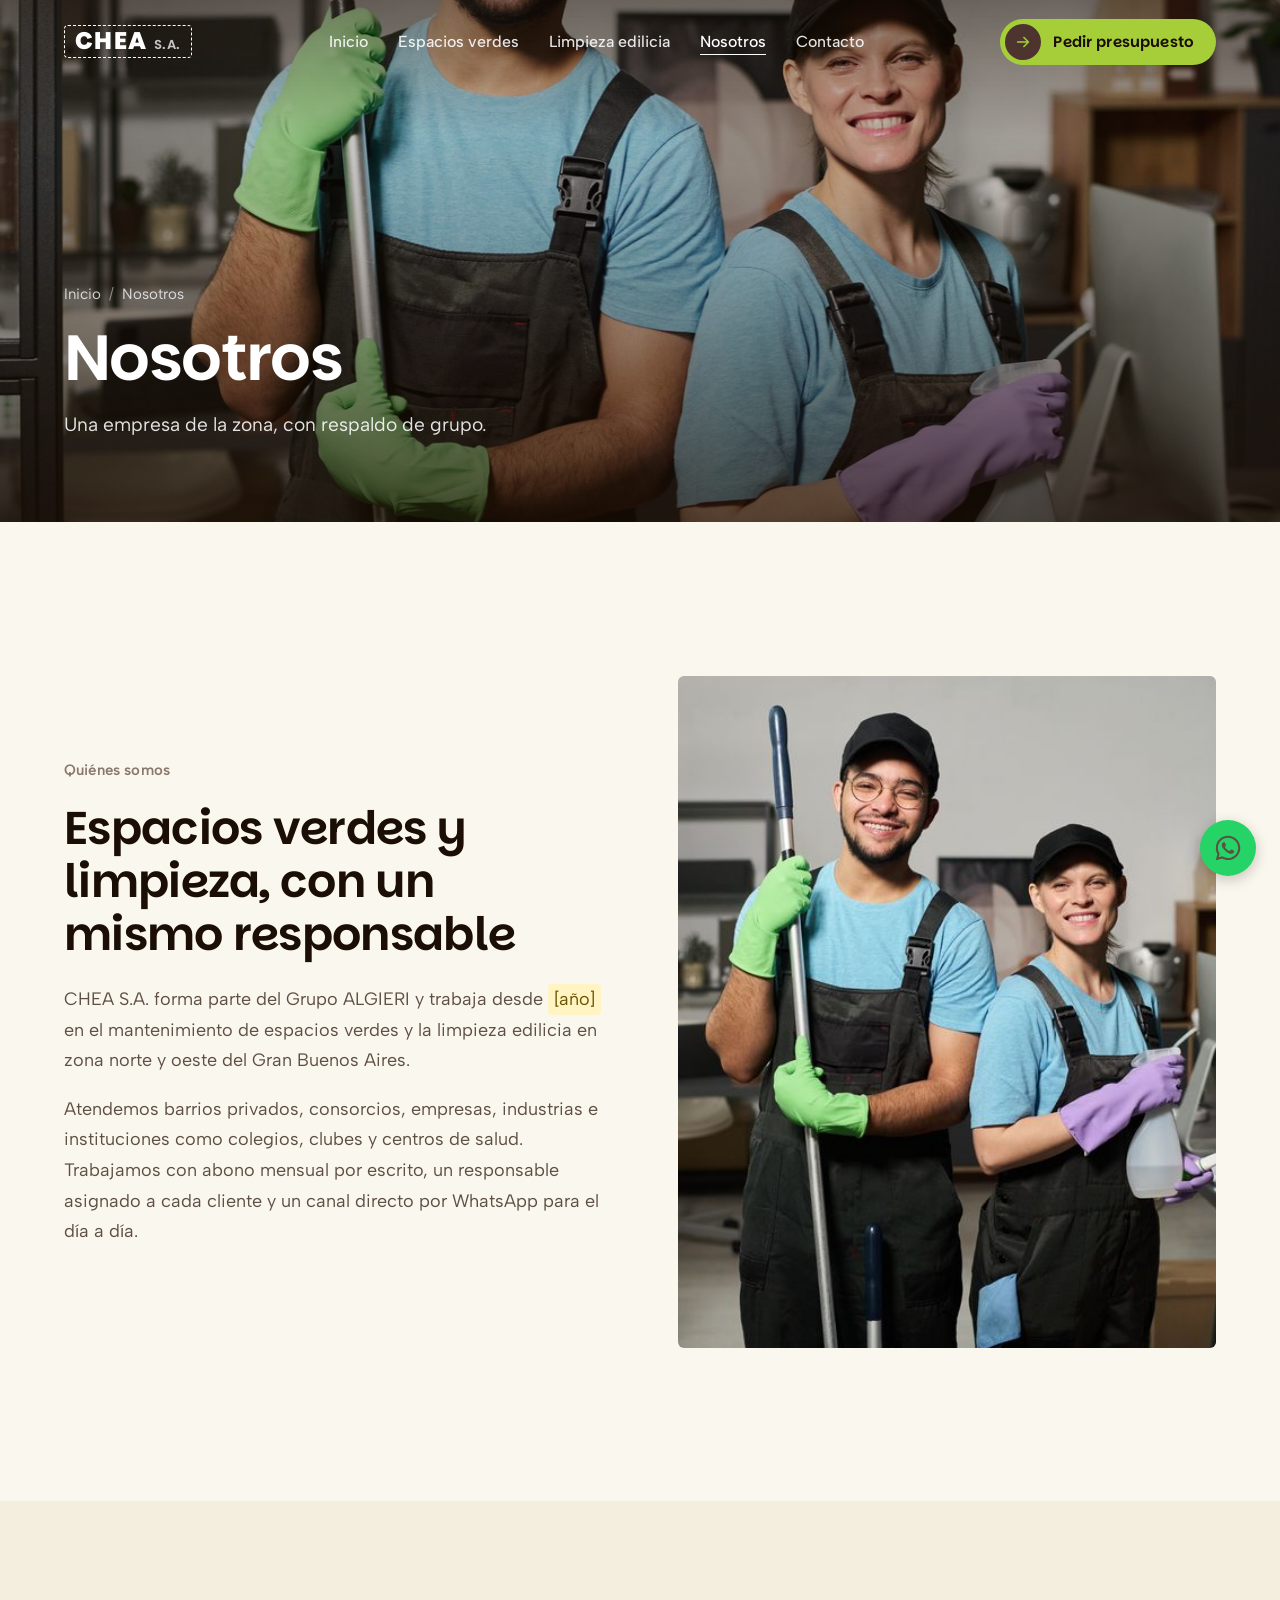
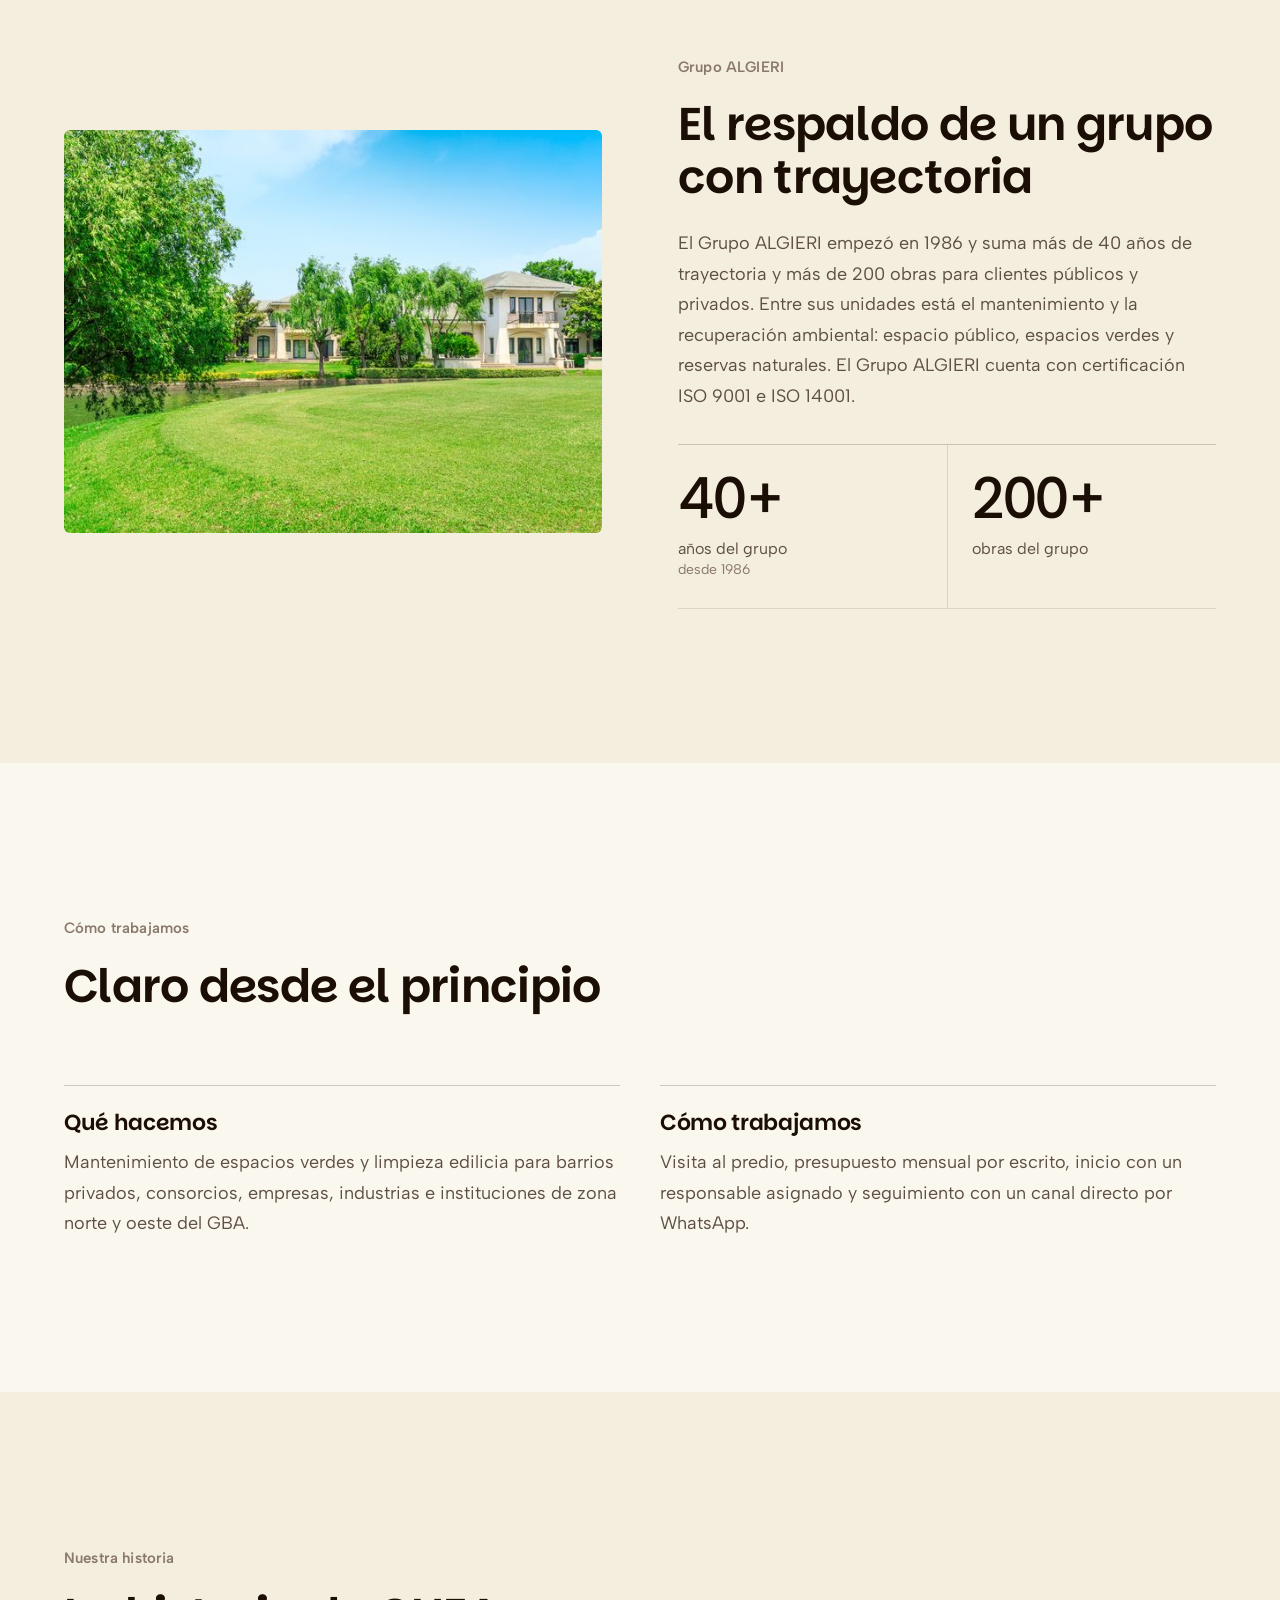
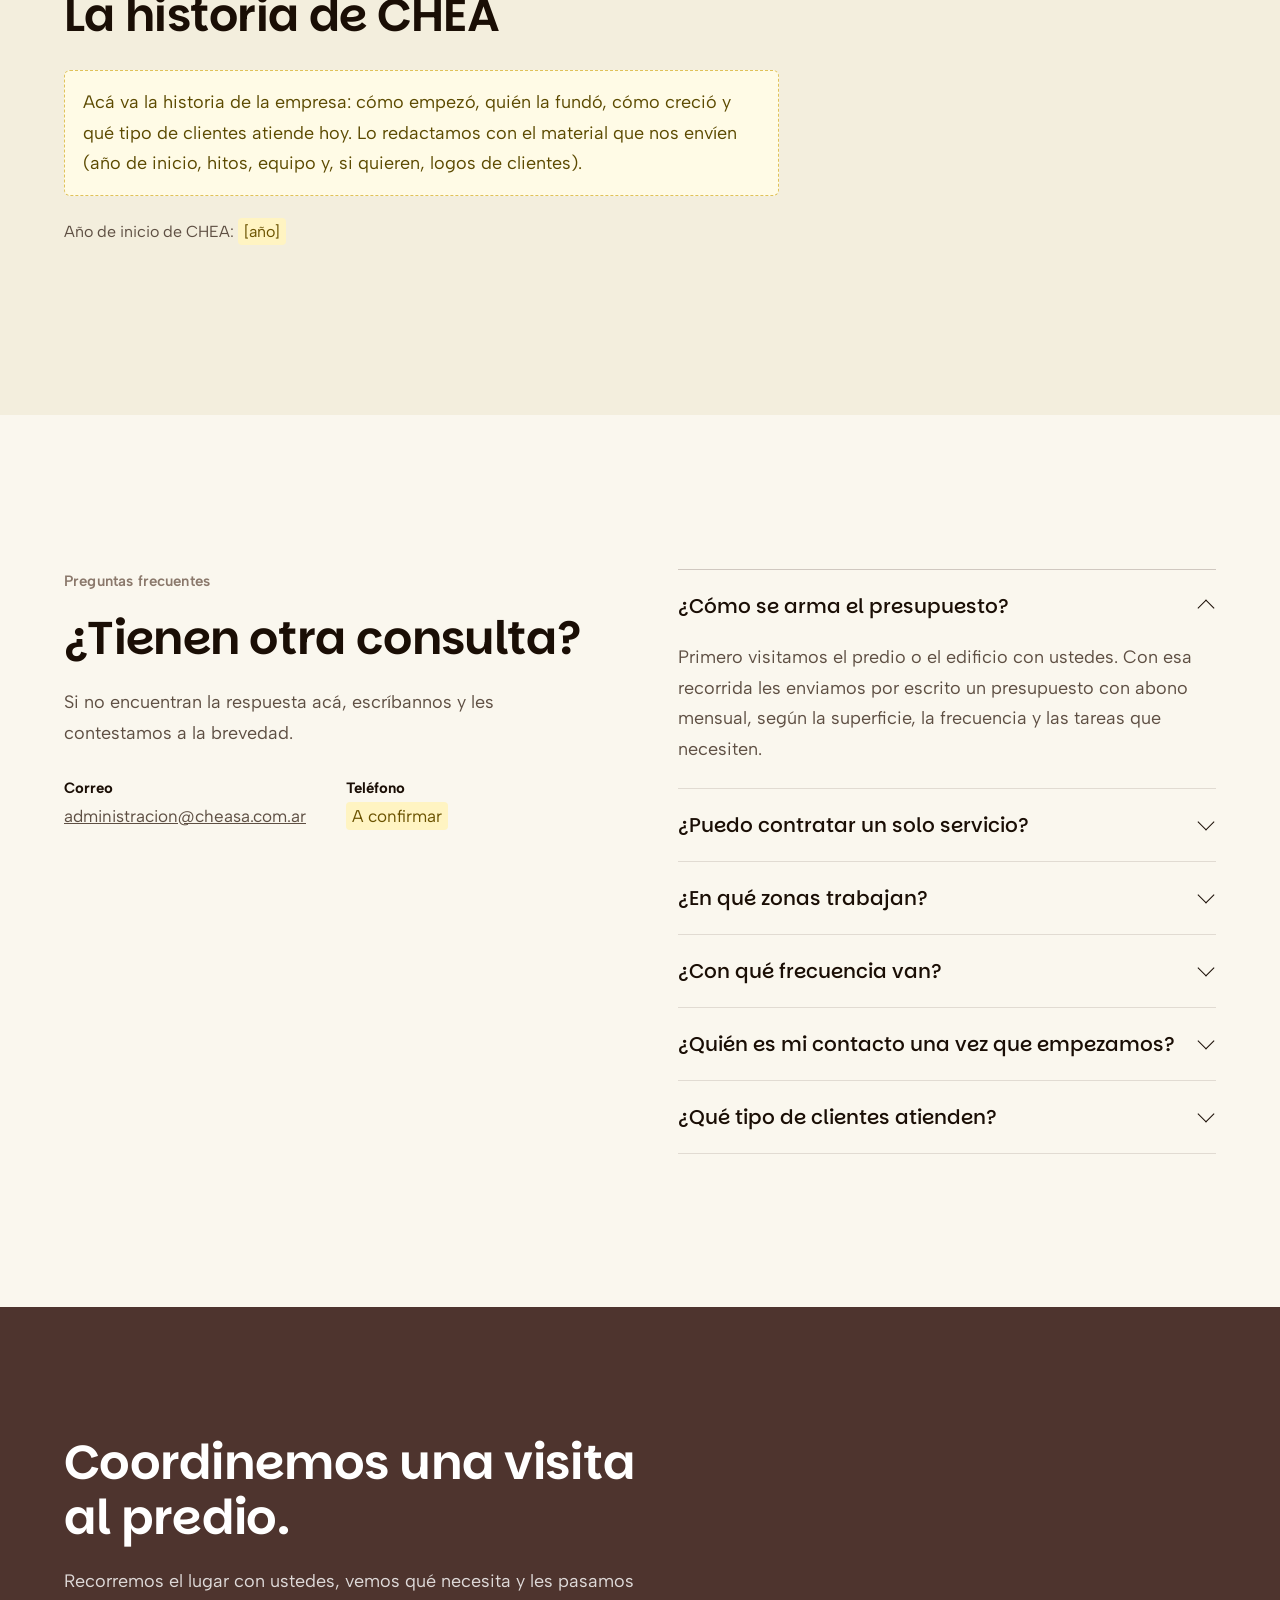
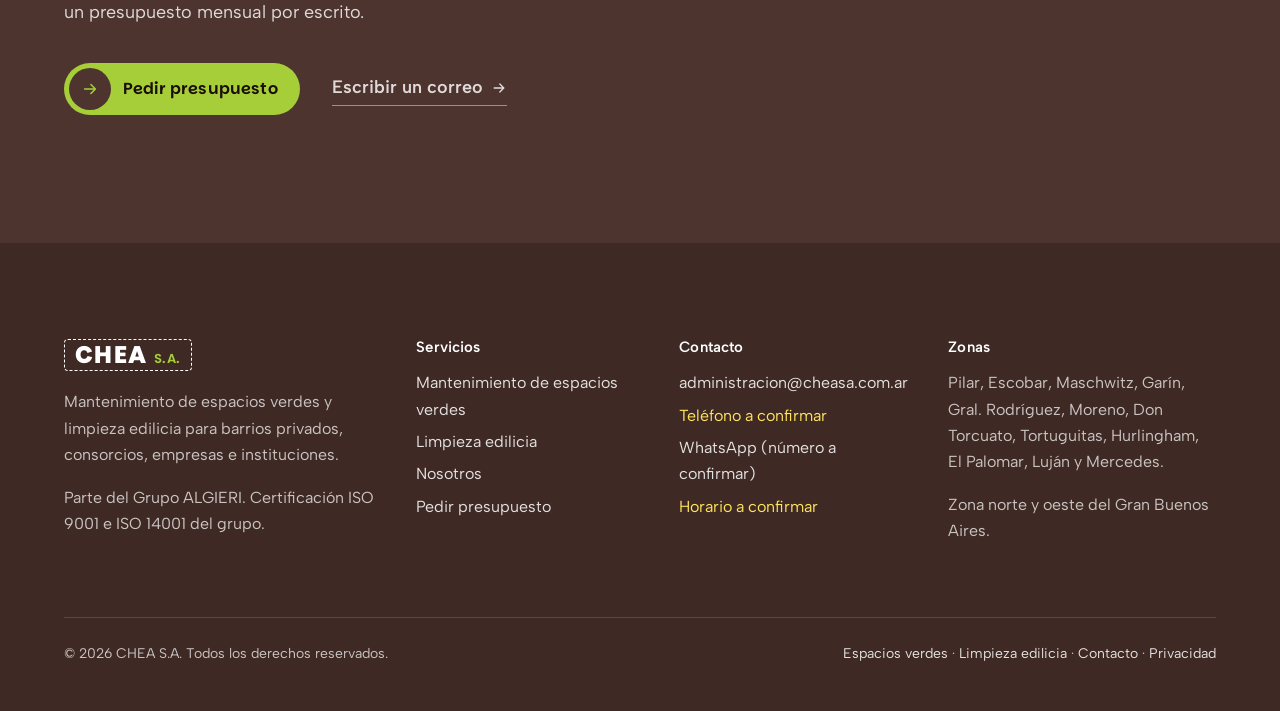
<file: nosotros/index.html>
<!DOCTYPE html>
<html lang="es">

<head>
    <meta charset="UTF-8" />
    <meta name="viewport" content="width=device-width, initial-scale=1.0" />
    <title>Nosotros | CHEA S.A.</title>
    <meta name="description" content="CHEA S.A. forma parte del Grupo ALGIERI: mantenimiento de espacios verdes y limpieza edilicia en zona norte y oeste del Gran Buenos Aires." />
    <link rel="canonical" href="https://cheasa.com.ar/nosotros/" />
    <meta property="og:type" content="website" />
    <meta property="og:locale" content="es_AR" />
    <meta property="og:site_name" content="CHEA S.A." />
    <meta property="og:title" content="Nosotros | CHEA S.A." />
    <meta property="og:description" content="CHEA S.A. forma parte del Grupo ALGIERI: mantenimiento de espacios verdes y limpieza edilicia en zona norte y oeste del Gran Buenos Aires." />
    <meta property="og:url" content="https://cheasa.com.ar/nosotros/" />
    <meta property="og:image" content="https://cheasa.com.ar/assets/images/chea/nosotros-1.jpg" />
    <meta name="robots" content="noindex, nofollow" />
    <link rel="apple-touch-icon" sizes="180x180" href="/assets/images/favicons/apple-touch-icon.png" />
    <link rel="icon" type="image/png" sizes="32x32" href="/assets/images/favicons/favicon-32x32.png" />
    <link rel="icon" type="image/png" sizes="16x16" href="/assets/images/favicons/favicon-16x16.png" />
    <script>document.documentElement.classList.add("m-js");</script>
    <link rel="preconnect" href="https://fonts.googleapis.com" />
    <link rel="preconnect" href="https://fonts.gstatic.com" crossorigin />
    <link rel="stylesheet" href="https://fonts.googleapis.com/css2?family=Albert+Sans:wght@400;500;600&family=Parkinsans:wght@400;500;600;700;800&display=swap" />
    <link rel="stylesheet" href="/assets/css/chea.css" />
    <link rel="stylesheet" href="/assets/css/chea-min.css" />
</head>

<body class="m-body">

    <a class="m-skip" href="#contenido">Saltar al contenido</a>


    <header class="m-header">
        <div class="m-wrap m-header__inner">
            <a href="/" class="chea-wordmark" aria-label="CHEA S.A., ir al inicio">CHEA<span>S.A.</span></a>
            <nav class="m-nav" aria-label="Principal">
                <ul>
                    <li><a href="/">Inicio</a></li>
                    <li><a href="/espacios-verdes/">Espacios verdes</a></li>
                    <li><a href="/limpieza/">Limpieza edilicia</a></li>
                    <li><a href="/nosotros/" aria-current="page">Nosotros</a></li>
                    <li><a href="/contacto/">Contacto</a></li>
                </ul>
            </nav>
            <div class="m-header__cta">
                <a class="btn-one" href="/contacto/"><i aria-hidden="true"><svg viewBox="0 0 20 20" width="18" height="18" aria-hidden="true" focusable="false"><path d="M4 10h11M11 5l5 5-5 5" fill="none" stroke="currentColor" stroke-width="1.7" stroke-linecap="round" stroke-linejoin="round"/></svg></i><span class="txt">Pedir presupuesto</span></a>
            </div>
            <button class="m-burger" type="button" aria-expanded="false" aria-controls="m-menu" aria-label="Abrir menú"><span></span></button>
        </div>
    </header>

    <div class="m-menu" id="m-menu" aria-hidden="true" inert>
        <ul>
            <li><a href="/">Inicio</a></li>
            <li><a href="/espacios-verdes/">Espacios verdes</a></li>
            <li><a href="/limpieza/">Limpieza edilicia</a></li>
            <li><a href="/nosotros/" aria-current="page">Nosotros</a></li>
            <li><a href="/contacto/">Contacto</a></li>
        </ul>
        <div><a class="btn-one" href="/contacto/"><i aria-hidden="true"><svg viewBox="0 0 20 20" width="18" height="18" aria-hidden="true" focusable="false"><path d="M4 10h11M11 5l5 5-5 5" fill="none" stroke="currentColor" stroke-width="1.7" stroke-linecap="round" stroke-linejoin="round"/></svg></i><span class="txt">Pedir presupuesto</span></a></div>
        <p class="m-menu__contact"><a href="mailto:administracion@cheasa.com.ar">administracion@cheasa.com.ar</a><br><span class="chea-ph">Teléfono a confirmar</span></p>
    </div>

    <main id="contenido">

        <section class="m-pagehead">
            <div class="m-pagehead__media"><img src="/assets/images/chea/bc-nosotros.jpg" alt="" width="1920" height="576" fetchpriority="high"></div>
            <div class="m-wrap">
                <ol class="m-crumbs m-intro" style="--i:0" aria-label="Ubicación"><li><a href="/">Inicio</a></li><li aria-current="page">Nosotros</li></ol>
                <h1 class="m-intro" style="--i:1">Nosotros</h1>
                <p class="m-intro" style="--i:2">Una empresa de la zona, con respaldo de grupo.</p>
            </div>
        </section>

        <section class="m-section">
            <div class="m-wrap m-split m-split--center">
                <div>
                    <span class="m-label rv">Quiénes somos</span>
                    <h2 class="m-h2 rv">Espacios verdes y limpieza, con un mismo responsable</h2>
                    <div class="m-text rv" style="--d:80ms;margin-top:24px">
                        <p>CHEA S.A. forma parte del Grupo ALGIERI y trabaja desde <span class="chea-ph">[año]</span> en el mantenimiento de espacios verdes y la limpieza edilicia en zona norte y oeste del Gran Buenos Aires.</p>
                        <p>Atendemos barrios privados, consorcios, empresas, industrias e instituciones como colegios, clubes y centros de salud. Trabajamos con abono mensual por escrito, un responsable asignado a cada cliente y un canal directo por WhatsApp para el día a día.</p>
                    </div>
                </div>
                <div class="m-frame m-frame--45 rv"><img src="/assets/images/chea/nosotros-1.jpg" alt="Foto provisoria: equipo de CHEA" width="520" height="595" loading="lazy"></div>
            </div>
        </section>

        <section class="m-section m-section--tint">
            <div class="m-wrap m-split m-split--center">
                <div class="m-frame m-frame--43 rv"><img src="/assets/images/chea/grupo.jpg" alt="Foto provisoria: obra o servicio del Grupo ALGIERI" width="610" height="610" loading="lazy"></div>
                <div>
                    <span class="m-label rv">Grupo ALGIERI</span>
                    <h2 class="m-h2 rv">El respaldo de un grupo con trayectoria</h2>
                    <p class="m-text rv" style="--d:80ms;margin-top:24px">El Grupo ALGIERI empezó en 1986 y suma más de 40 años de trayectoria y más de 200 obras para clientes públicos y privados. Entre sus unidades está el mantenimiento y la recuperación ambiental: espacio público, espacios verdes y reservas naturales. El Grupo ALGIERI cuenta con certificación ISO 9001 e ISO 14001.</p>
                    <dl class="m-figures rv" style="--d:140ms;margin-top:32px">
                        <div class="m-figure"><dt>40+</dt><dd>años del grupo<small>desde 1986</small></dd></div>
                        <div class="m-figure"><dt>200+</dt><dd>obras del grupo</dd></div>
                    </dl>
                </div>
            </div>
        </section>

        <section class="m-section">
            <div class="m-wrap">
                <div class="m-head">
                    <span class="m-label rv">Cómo trabajamos</span>
                    <h2 class="m-h2 rv">Claro desde el principio</h2>
                </div>
                <div class="m-pair">
                    <div class="rv">
                        <h3>Qué hacemos</h3>
                        <p>Mantenimiento de espacios verdes y limpieza edilicia para barrios privados, consorcios, empresas, industrias e instituciones de zona norte y oeste del GBA.</p>
                    </div>
                    <div class="rv" style="--d:90ms">
                        <h3>Cómo trabajamos</h3>
                        <p>Visita al predio, presupuesto mensual por escrito, inicio con un responsable asignado y seguimiento con un canal directo por WhatsApp.</p>
                    </div>
                </div>
            </div>
        </section>

        <section class="m-section m-section--tint">
            <div class="m-wrap">
                <span class="m-label rv">Nuestra historia</span>
                <h2 class="m-h2 rv">La historia de CHEA</h2>
                <p class="chea-ph-block rv" style="margin-top:28px">Acá va la historia de la empresa: cómo empezó, quién la fundó, cómo creció y qué tipo de clientes atiende hoy. Lo redactamos con el material que nos envíen (año de inicio, hitos, equipo y, si quieren, logos de clientes).</p>
                <p class="m-history-year rv">Año de inicio de CHEA: <span class="chea-year">[año]</span></p>
            </div>
        </section>

        <section class="m-section" id="preguntas">
            <div class="m-wrap m-split">
                <div>
                    <span class="m-label rv">Preguntas frecuentes</span>
                    <h2 class="m-h2 rv">¿Tienen otra consulta?</h2>
                    <p class="m-text rv" style="margin-top:22px">Si no encuentran la respuesta acá, escríbannos y les contestamos a la brevedad.</p>
                    <div class="m-contact-inline rv">
                        <p><strong>Correo</strong><a href="mailto:administracion@cheasa.com.ar">administracion@cheasa.com.ar</a></p>
                        <p><strong>Teléfono</strong><span class="chea-ph">A confirmar</span></p>
                    </div>
                </div>
                <div class="m-faq rv">
                    <details open>
                        <summary>¿Cómo se arma el presupuesto?</summary>
                        <div class="m-faq__a"><p>Primero visitamos el predio o el edificio con ustedes. Con esa recorrida les enviamos por escrito un presupuesto con abono mensual, según la superficie, la frecuencia y las tareas que necesiten.</p></div>
                    </details>
                    <details>
                        <summary>¿Puedo contratar un solo servicio?</summary>
                        <div class="m-faq__a"><p>Sí. Pueden contratar mantenimiento de espacios verdes, limpieza edilicia o los dos. Si contratan ambos, coordinamos todo con una sola persona de contacto.</p></div>
                    </details>
                    <details>
                        <summary>¿En qué zonas trabajan?</summary>
                        <div class="m-faq__a"><p>Trabajamos en zona norte y oeste del Gran Buenos Aires: Pilar, Escobar, Maschwitz, Garín, Gral. Rodríguez, Moreno, Don Torcuato, Tortuguitas, Hurlingham, El Palomar, Luján y Mercedes. Si su predio está en otra localidad cercana, consúltennos igual.</p></div>
                    </details>
                    <details>
                        <summary>¿Con qué frecuencia van?</summary>
                        <div class="m-faq__a"><p>En espacios verdes, semanal, quincenal o por temporada. En limpieza edilicia, servicio diario, periódico o trabajos puntuales. Lo definimos juntos en la visita.</p></div>
                    </details>
                    <details>
                        <summary>¿Quién es mi contacto una vez que empezamos?</summary>
                        <div class="m-faq__a"><p>Cada cliente tiene un responsable asignado y un canal directo por WhatsApp para pedidos y seguimiento.</p></div>
                    </details>
                    <details>
                        <summary>¿Qué tipo de clientes atienden?</summary>
                        <div class="m-faq__a"><p>Barrios privados, consorcios, empresas e industrias, e instituciones como colegios, clubes y centros de salud.</p></div>
                    </details>
                </div>
            </div>
        </section>

        <section class="m-cta">
            <div class="m-wrap">
                <h2 class="rv">Coordinemos una visita al predio.</h2>
                <p class="rv" style="--d:80ms">Recorremos el lugar con ustedes, vemos qué necesita y les pasamos un presupuesto mensual por escrito.</p>
                <div class="m-cta__actions rv" style="--d:160ms">
                    <a class="btn-one" href="/contacto/"><i aria-hidden="true"><svg viewBox="0 0 20 20" width="18" height="18" aria-hidden="true" focusable="false"><path d="M4 10h11M11 5l5 5-5 5" fill="none" stroke="currentColor" stroke-width="1.7" stroke-linecap="round" stroke-linejoin="round"/></svg></i><span class="txt">Pedir presupuesto</span></a>
                    <a class="m-link m-link--light" href="mailto:administracion@cheasa.com.ar">Escribir un correo <svg viewBox="0 0 20 20" width="18" height="18" aria-hidden="true" focusable="false"><path d="M4 10h11M11 5l5 5-5 5" fill="none" stroke="currentColor" stroke-width="1.7" stroke-linecap="round" stroke-linejoin="round"/></svg></a>
                </div>
            </div>
        </section>

    </main>

    <footer class="m-footer">
        <div class="m-wrap">
            <div class="m-footer__grid">
                <div>
                    <a href="/" class="chea-wordmark" aria-label="CHEA S.A., ir al inicio">CHEA<span>S.A.</span></a>
                    <p>Mantenimiento de espacios verdes y limpieza edilicia para barrios privados, consorcios, empresas e instituciones.</p>
                    <p>Parte del Grupo ALGIERI. Certificación ISO 9001 e ISO 14001 del grupo.</p>
                </div>
                <div>
                    <h2>Servicios</h2>
                    <ul>
                        <li><a href="/espacios-verdes/">Mantenimiento de espacios verdes</a></li>
                        <li><a href="/limpieza/">Limpieza edilicia</a></li>
                        <li><a href="/nosotros/">Nosotros</a></li>
                        <li><a href="/contacto/">Pedir presupuesto</a></li>
                    </ul>
                </div>
                <div>
                    <h2>Contacto</h2>
                    <ul>
                        <li><a href="mailto:administracion@cheasa.com.ar">administracion@cheasa.com.ar</a></li>
                        <li><span class="chea-ph">Teléfono a confirmar</span></li>
                        <li><a href="/contacto/#whatsapp">WhatsApp (número a confirmar)</a></li>
                        <li><span class="chea-ph">Horario a confirmar</span></li>
                    </ul>
                </div>
                <div>
                    <h2>Zonas</h2>
                    <p>Pilar, Escobar, Maschwitz, Garín, Gral. Rodríguez, Moreno, Don Torcuato, Tortuguitas, Hurlingham, El Palomar, Luján y Mercedes.</p>
                    <p>Zona norte y oeste del Gran Buenos Aires.</p>
                </div>
            </div>
            <div class="m-footer__bottom">
                <p>© 2026 CHEA S.A. Todos los derechos reservados.</p>
                <p><a href="/espacios-verdes/">Espacios verdes</a> · <a href="/limpieza/">Limpieza edilicia</a> · <a href="/contacto/">Contacto</a> · <a href="/privacidad/">Privacidad</a></p>
            </div>
        </div>
    </footer>

    <a class="chea-whatsapp-float" href="/contacto/#whatsapp" aria-label="Escribir por WhatsApp"><svg viewBox="0 -64 448 512" width="28" height="28" aria-hidden="true" focusable="false"><g transform="matrix(1 0 0 -1 0 384)"><path fill="currentColor" d="M380.9 350.9c41.9-42 67.1-97.7 67.1-157 0-122.4-101.8-222-224.1-222h-.1c-37.2 0-73.7 9.3-106.1 27l-117.7-30.9 31.5 115c-19.4 33.7-29.6 71.9-29.6 111 0 122.4 99.6 222 222 222 59.3 0 115.1-23.1 157-65.1zM223.9 9.3c101.7 0 186.6 82.8 186.6 184.6.1 49.3-21.3 95.6-56.1 130.5-34.8 34.9-81.1 54.1-130.4 54.1-101.8 0-184.6-82.8-184.6-184.5 0-34.9 9.7-68.8 28.2-98.2l4.4-7-18.6-68.1 69.8 18.3 6.7-4c28.3-16.8 60.8-25.7 94-25.7zM325.1 147.5c5.5-2.7 9.2-4.1 10.5-6.6 1.4-2.3 1.4-13.4-3.2-26.4-4.6-13-26.7-24.8-37.4-26.4-17.6-2.6-31.4-1.3-66.6 13.9-55.7 24.1-92 80.1-94.8 83.8-2.7 3.7-22.6 30.1-22.6 57.4s14.3 40.7 19.4 46.3c5.1 5.5 11.1 6.9 14.8 6.9s7.4 0 10.6-.2c3.4-.2 8 1.3 12.5-9.5 4.6-11.1 15.7-38.4 17.1-41.2 1.4-2.8 2.3-6 .5-9.7-10.6-21.2-22-20.5-16.3-30.3 21.5-36.9 42.9-49.7 75.5-66 5.5-2.8 8.8-2.3 12-1.4 3.3 3.8 13.9 16.2 17.6 21.8 3.7 5.6 7.4 4.7 12.5 2.8 5.1-1.8 32.4-15.2 37.9-18z"/></g></svg></a>

    <script src="/assets/js/chea-min.js" defer></script>

</body>

</html>
</file>
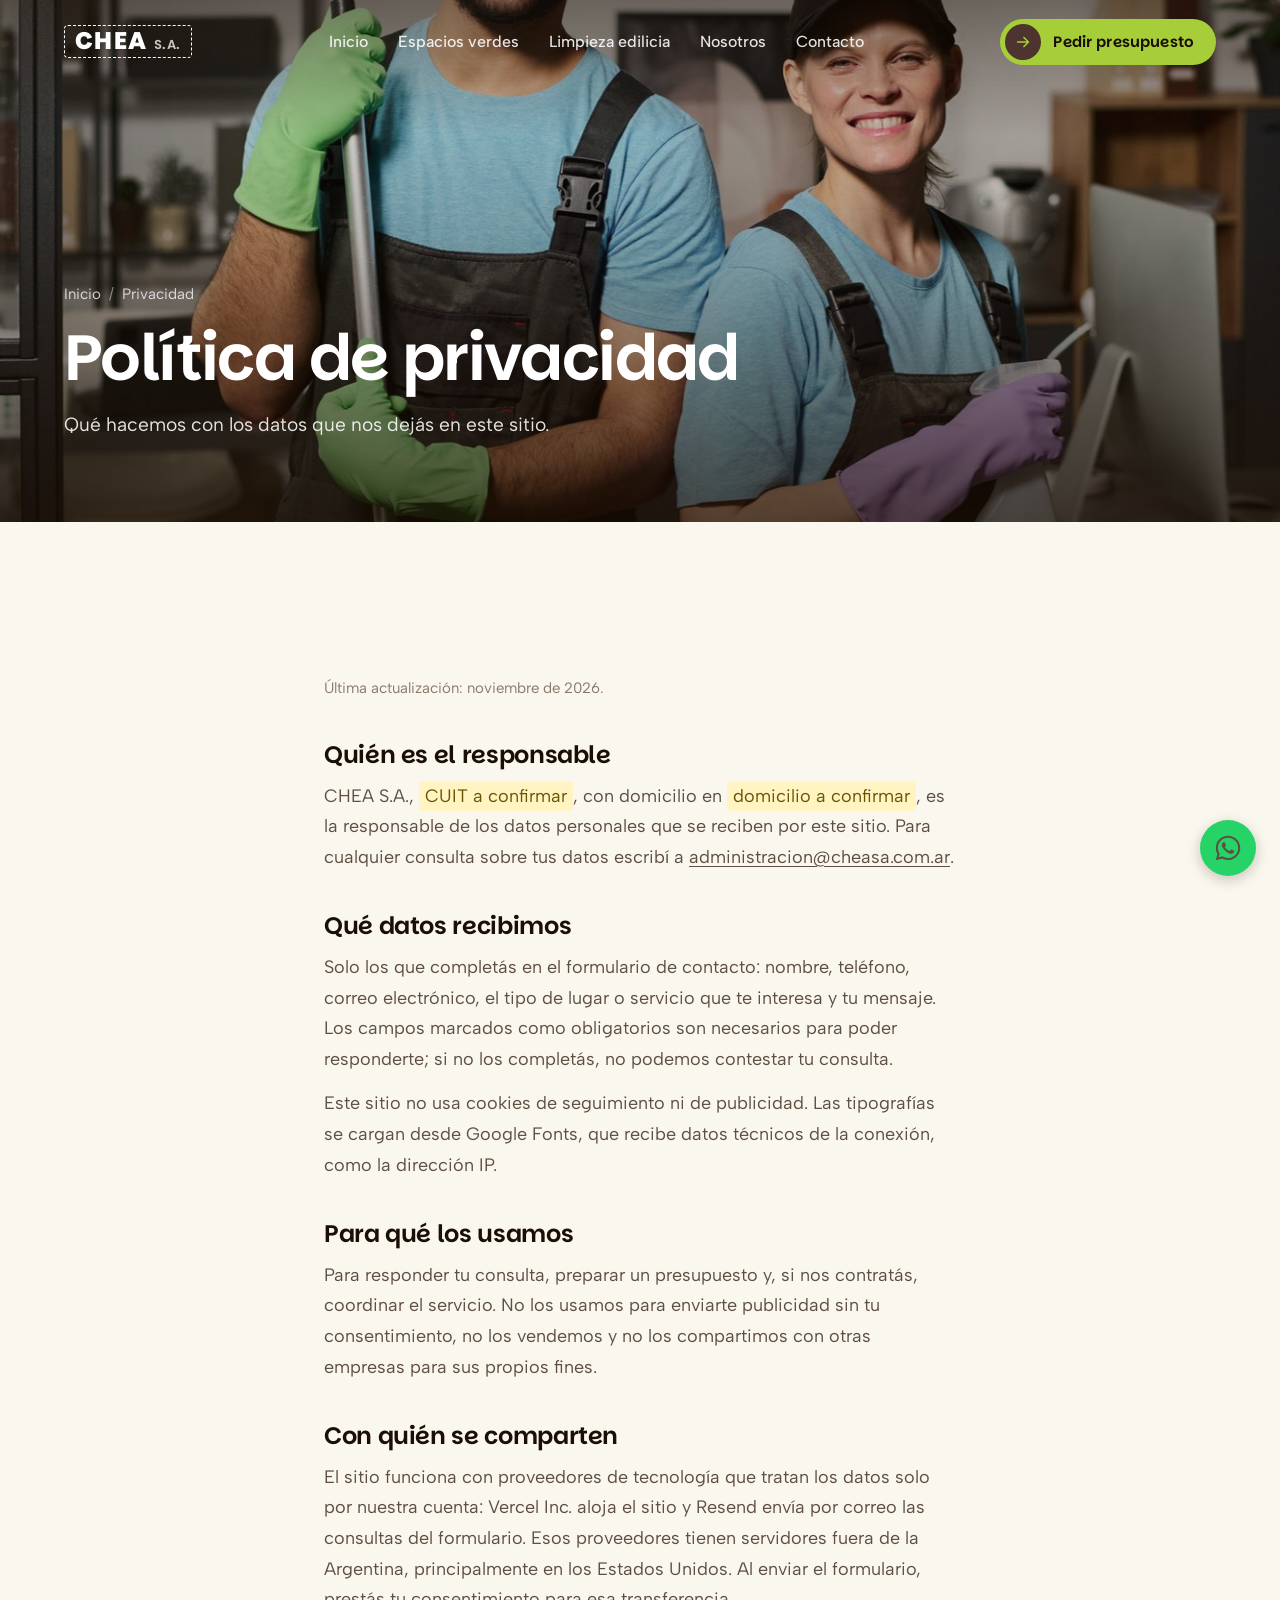
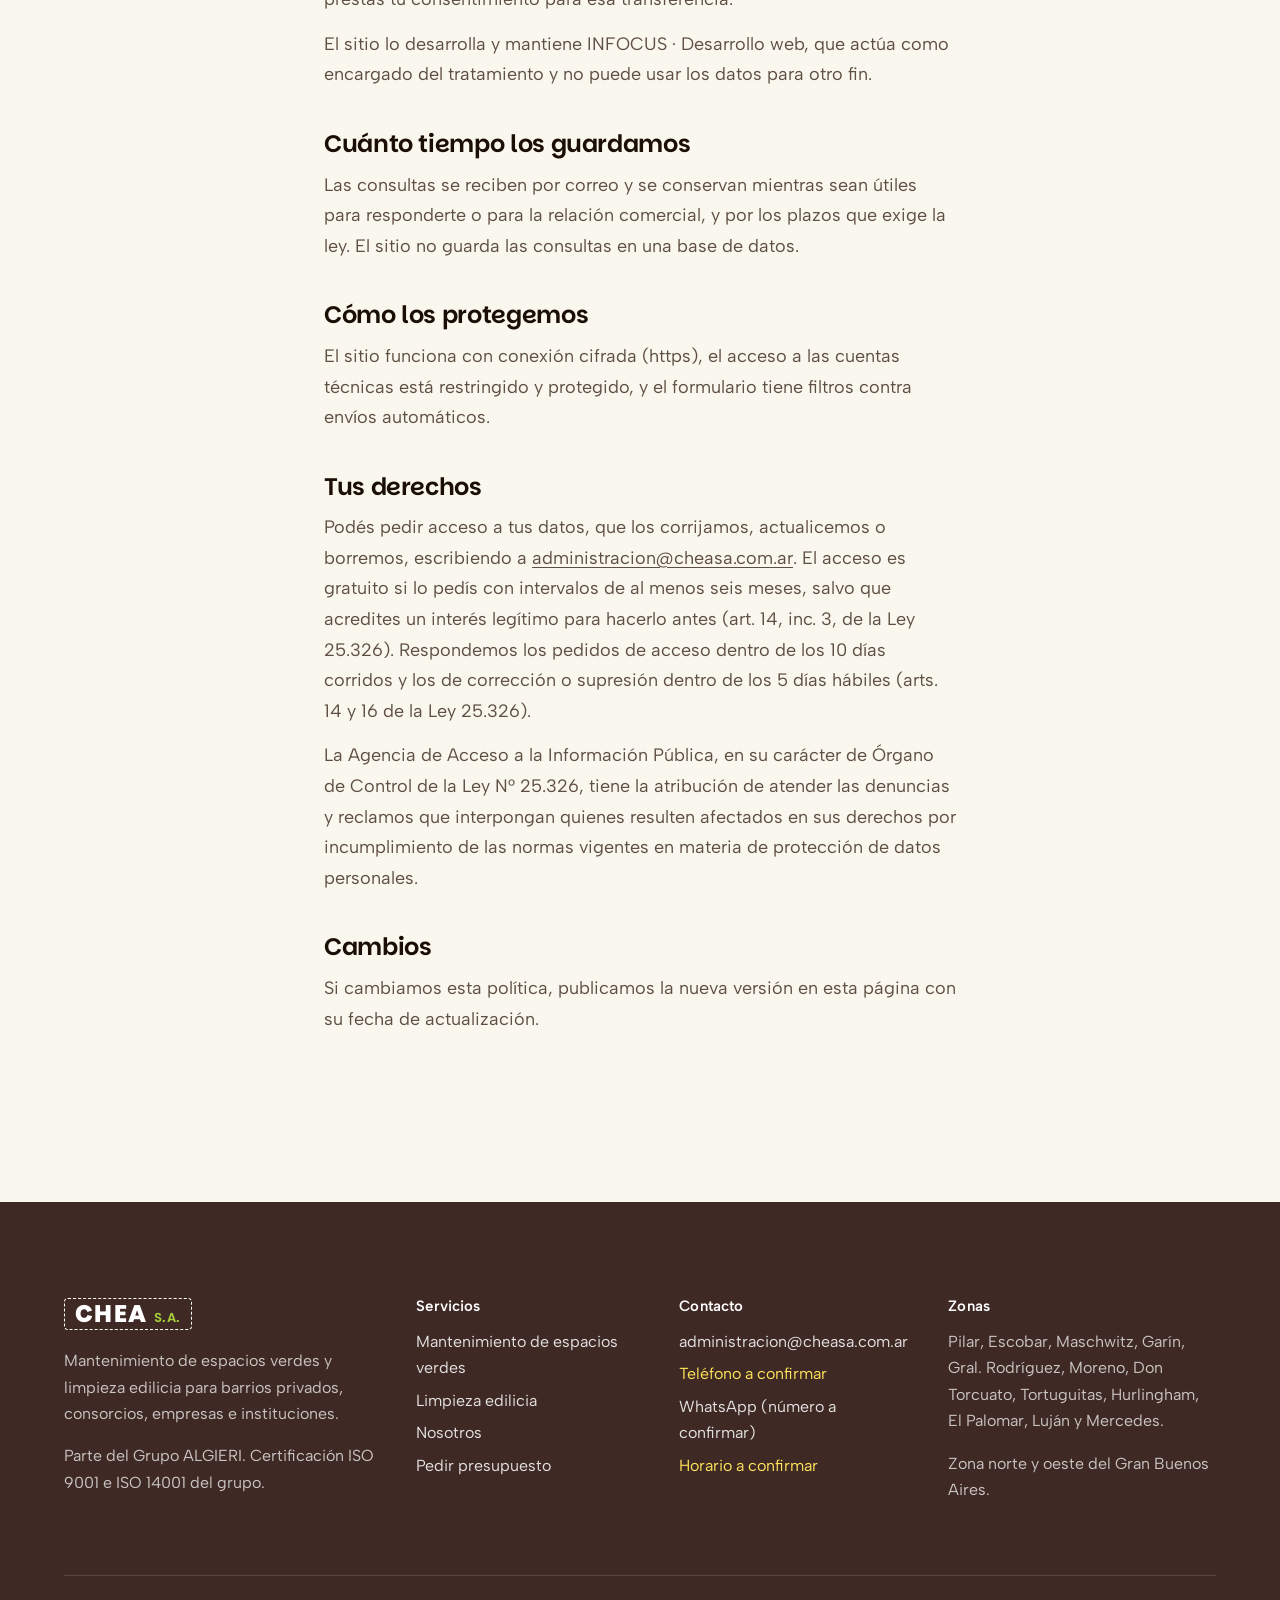
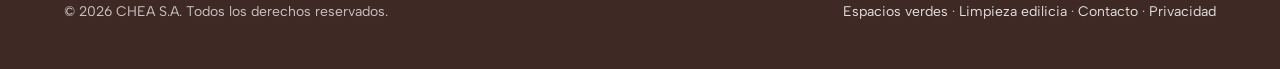
<file: privacidad/index.html>
<!DOCTYPE html>
<html lang="es">

<head>
    <meta charset="UTF-8" />
    <meta name="viewport" content="width=device-width, initial-scale=1.0" />
    <title>Política de privacidad | CHEA S.A.</title>
    <meta name="description" content="Cómo CHEA S.A. trata los datos personales que recibe por su sitio web: qué datos, para qué, con quién se comparten y cómo ejercer tus derechos." />
    <link rel="canonical" href="https://cheasa.com.ar/privacidad/" />
    <meta property="og:type" content="website" />
    <meta property="og:locale" content="es_AR" />
    <meta property="og:site_name" content="CHEA S.A." />
    <meta property="og:title" content="Política de privacidad | CHEA S.A." />
    <meta property="og:description" content="Cómo CHEA S.A. trata los datos personales que recibe por su sitio web: qué datos, para qué, con quién se comparten y cómo ejercer tus derechos." />
    <meta property="og:url" content="https://cheasa.com.ar/privacidad/" />
    <meta property="og:image" content="https://cheasa.com.ar/assets/images/chea/nosotros-1.jpg" />
    <meta name="robots" content="noindex, nofollow" />
    <link rel="apple-touch-icon" sizes="180x180" href="/assets/images/favicons/apple-touch-icon.png" />
    <link rel="icon" type="image/png" sizes="32x32" href="/assets/images/favicons/favicon-32x32.png" />
    <link rel="icon" type="image/png" sizes="16x16" href="/assets/images/favicons/favicon-16x16.png" />
    <script>document.documentElement.classList.add("m-js");</script>
    <link rel="preconnect" href="https://fonts.googleapis.com" />
    <link rel="preconnect" href="https://fonts.gstatic.com" crossorigin />
    <link rel="stylesheet" href="https://fonts.googleapis.com/css2?family=Albert+Sans:wght@400;500;600&family=Parkinsans:wght@400;500;600;700;800&display=swap" />
    <link rel="stylesheet" href="/assets/css/chea.css" />
    <link rel="stylesheet" href="/assets/css/chea-min.css" />
</head>

<body class="m-body">

    <a class="m-skip" href="#contenido">Saltar al contenido</a>


    <header class="m-header">
        <div class="m-wrap m-header__inner">
            <a href="/" class="chea-wordmark" aria-label="CHEA S.A., ir al inicio">CHEA<span>S.A.</span></a>
            <nav class="m-nav" aria-label="Principal">
                <ul>
                    <li><a href="/">Inicio</a></li>
                    <li><a href="/espacios-verdes/">Espacios verdes</a></li>
                    <li><a href="/limpieza/">Limpieza edilicia</a></li>
                    <li><a href="/nosotros/">Nosotros</a></li>
                    <li><a href="/contacto/">Contacto</a></li>
                </ul>
            </nav>
            <div class="m-header__cta">
                <a class="btn-one" href="/contacto/"><i aria-hidden="true"><svg viewBox="0 0 20 20" width="18" height="18" aria-hidden="true" focusable="false"><path d="M4 10h11M11 5l5 5-5 5" fill="none" stroke="currentColor" stroke-width="1.7" stroke-linecap="round" stroke-linejoin="round"/></svg></i><span class="txt">Pedir presupuesto</span></a>
            </div>
            <button class="m-burger" type="button" aria-expanded="false" aria-controls="m-menu" aria-label="Abrir menú"><span></span></button>
        </div>
    </header>

    <div class="m-menu" id="m-menu" aria-hidden="true" inert>
        <ul>
            <li><a href="/">Inicio</a></li>
            <li><a href="/espacios-verdes/">Espacios verdes</a></li>
            <li><a href="/limpieza/">Limpieza edilicia</a></li>
            <li><a href="/nosotros/">Nosotros</a></li>
            <li><a href="/contacto/">Contacto</a></li>
        </ul>
        <div><a class="btn-one" href="/contacto/"><i aria-hidden="true"><svg viewBox="0 0 20 20" width="18" height="18" aria-hidden="true" focusable="false"><path d="M4 10h11M11 5l5 5-5 5" fill="none" stroke="currentColor" stroke-width="1.7" stroke-linecap="round" stroke-linejoin="round"/></svg></i><span class="txt">Pedir presupuesto</span></a></div>
        <p class="m-menu__contact"><a href="mailto:administracion@cheasa.com.ar">administracion@cheasa.com.ar</a><br><span class="chea-ph">Teléfono a confirmar</span></p>
    </div>

    <main id="contenido">

        <section class="m-pagehead">
            <div class="m-pagehead__media"><img src="/assets/images/chea/bc-nosotros.jpg" alt="" width="1920" height="576" fetchpriority="high"></div>
            <div class="m-wrap">
                <ol class="m-crumbs m-intro" style="--i:0" aria-label="Ubicación"><li><a href="/">Inicio</a></li><li aria-current="page">Privacidad</li></ol>
                <h1 class="m-intro" style="--i:1">Política de privacidad</h1>
                <p class="m-intro" style="--i:2">Qué hacemos con los datos que nos dejás en este sitio.</p>
            </div>
        </section>

        <section class="m-section">
            <div class="m-wrap chea-legal">
                <p class="m-note">Última actualización: noviembre de 2026.</p>

                <h2>Quién es el responsable</h2>
                <p>CHEA S.A., <span class="chea-ph">CUIT a confirmar</span>, con domicilio en <span class="chea-ph">domicilio a confirmar</span>, es la responsable de los datos personales que se reciben por este sitio. Para cualquier consulta sobre tus datos escribí a <a href="mailto:administracion@cheasa.com.ar">administracion@cheasa.com.ar</a>.</p>

                <h2>Qué datos recibimos</h2>
                <p>Solo los que completás en el formulario de contacto: nombre, teléfono, correo electrónico, el tipo de lugar o servicio que te interesa y tu mensaje. Los campos marcados como obligatorios son necesarios para poder responderte; si no los completás, no podemos contestar tu consulta.</p>
                <p>Este sitio no usa cookies de seguimiento ni de publicidad. Las tipografías se cargan desde Google Fonts, que recibe datos técnicos de la conexión, como la dirección IP.</p>

                <h2>Para qué los usamos</h2>
                <p>Para responder tu consulta, preparar un presupuesto y, si nos contratás, coordinar el servicio. No los usamos para enviarte publicidad sin tu consentimiento, no los vendemos y no los compartimos con otras empresas para sus propios fines.</p>

                <h2>Con quién se comparten</h2>
                <p>El sitio funciona con proveedores de tecnología que tratan los datos solo por nuestra cuenta: Vercel Inc. aloja el sitio y Resend envía por correo las consultas del formulario. Esos proveedores tienen servidores fuera de la Argentina, principalmente en los Estados Unidos. Al enviar el formulario, prestás tu consentimiento para esa transferencia.</p>
                <p>El sitio lo desarrolla y mantiene INFOCUS · Desarrollo web, que actúa como encargado del tratamiento y no puede usar los datos para otro fin.</p>

                <h2>Cuánto tiempo los guardamos</h2>
                <p>Las consultas se reciben por correo y se conservan mientras sean útiles para responderte o para la relación comercial, y por los plazos que exige la ley. El sitio no guarda las consultas en una base de datos.</p>

                <h2>Cómo los protegemos</h2>
                <p>El sitio funciona con conexión cifrada (https), el acceso a las cuentas técnicas está restringido y protegido, y el formulario tiene filtros contra envíos automáticos.</p>

                <h2>Tus derechos</h2>
                <p>Podés pedir acceso a tus datos, que los corrijamos, actualicemos o borremos, escribiendo a <a href="mailto:administracion@cheasa.com.ar">administracion@cheasa.com.ar</a>. El acceso es gratuito si lo pedís con intervalos de al menos seis meses, salvo que acredites un interés legítimo para hacerlo antes (art. 14, inc. 3, de la Ley 25.326). Respondemos los pedidos de acceso dentro de los 10 días corridos y los de corrección o supresión dentro de los 5 días hábiles (arts. 14 y 16 de la Ley 25.326).</p>
                <p>La Agencia de Acceso a la Información Pública, en su carácter de Órgano de Control de la Ley N° 25.326, tiene la atribución de atender las denuncias y reclamos que interpongan quienes resulten afectados en sus derechos por incumplimiento de las normas vigentes en materia de protección de datos personales.</p>

                <h2>Cambios</h2>
                <p>Si cambiamos esta política, publicamos la nueva versión en esta página con su fecha de actualización.</p>
            </div>
        </section>

    </main>

    <footer class="m-footer">
        <div class="m-wrap">
            <div class="m-footer__grid">
                <div>
                    <a href="/" class="chea-wordmark" aria-label="CHEA S.A., ir al inicio">CHEA<span>S.A.</span></a>
                    <p>Mantenimiento de espacios verdes y limpieza edilicia para barrios privados, consorcios, empresas e instituciones.</p>
                    <p>Parte del Grupo ALGIERI. Certificación ISO 9001 e ISO 14001 del grupo.</p>
                </div>
                <div>
                    <h2>Servicios</h2>
                    <ul>
                        <li><a href="/espacios-verdes/">Mantenimiento de espacios verdes</a></li>
                        <li><a href="/limpieza/">Limpieza edilicia</a></li>
                        <li><a href="/nosotros/">Nosotros</a></li>
                        <li><a href="/contacto/">Pedir presupuesto</a></li>
                    </ul>
                </div>
                <div>
                    <h2>Contacto</h2>
                    <ul>
                        <li><a href="mailto:administracion@cheasa.com.ar">administracion@cheasa.com.ar</a></li>
                        <li><span class="chea-ph">Teléfono a confirmar</span></li>
                        <li><a href="/contacto/#whatsapp">WhatsApp (número a confirmar)</a></li>
                        <li><span class="chea-ph">Horario a confirmar</span></li>
                    </ul>
                </div>
                <div>
                    <h2>Zonas</h2>
                    <p>Pilar, Escobar, Maschwitz, Garín, Gral. Rodríguez, Moreno, Don Torcuato, Tortuguitas, Hurlingham, El Palomar, Luján y Mercedes.</p>
                    <p>Zona norte y oeste del Gran Buenos Aires.</p>
                </div>
            </div>
            <div class="m-footer__bottom">
                <p>© 2026 CHEA S.A. Todos los derechos reservados.</p>
                <p><a href="/espacios-verdes/">Espacios verdes</a> · <a href="/limpieza/">Limpieza edilicia</a> · <a href="/contacto/">Contacto</a> · <a href="/privacidad/">Privacidad</a></p>
            </div>
        </div>
    </footer>

    <a class="chea-whatsapp-float" href="/contacto/#whatsapp" aria-label="Escribir por WhatsApp"><svg viewBox="0 -64 448 512" width="28" height="28" aria-hidden="true" focusable="false"><g transform="matrix(1 0 0 -1 0 384)"><path fill="currentColor" d="M380.9 350.9c41.9-42 67.1-97.7 67.1-157 0-122.4-101.8-222-224.1-222h-.1c-37.2 0-73.7 9.3-106.1 27l-117.7-30.9 31.5 115c-19.4 33.7-29.6 71.9-29.6 111 0 122.4 99.6 222 222 222 59.3 0 115.1-23.1 157-65.1zM223.9 9.3c101.7 0 186.6 82.8 186.6 184.6.1 49.3-21.3 95.6-56.1 130.5-34.8 34.9-81.1 54.1-130.4 54.1-101.8 0-184.6-82.8-184.6-184.5 0-34.9 9.7-68.8 28.2-98.2l4.4-7-18.6-68.1 69.8 18.3 6.7-4c28.3-16.8 60.8-25.7 94-25.7zM325.1 147.5c5.5-2.7 9.2-4.1 10.5-6.6 1.4-2.3 1.4-13.4-3.2-26.4-4.6-13-26.7-24.8-37.4-26.4-17.6-2.6-31.4-1.3-66.6 13.9-55.7 24.1-92 80.1-94.8 83.8-2.7 3.7-22.6 30.1-22.6 57.4s14.3 40.7 19.4 46.3c5.1 5.5 11.1 6.9 14.8 6.9s7.4 0 10.6-.2c3.4-.2 8 1.3 12.5-9.5 4.6-11.1 15.7-38.4 17.1-41.2 1.4-2.8 2.3-6 .5-9.7-10.6-21.2-22-20.5-16.3-30.3 21.5-36.9 42.9-49.7 75.5-66 5.5-2.8 8.8-2.3 12-1.4 3.3 3.8 13.9 16.2 17.6 21.8 3.7 5.6 7.4 4.7 12.5 2.8 5.1-1.8 32.4-15.2 37.9-18z"/></g></svg></a>

    <script src="/assets/js/chea-min.js" defer></script>

</body>

</html>
</file>
<file: assets/css/chea.css>
/* ==========================================================
   CHEA S.A. – overrides sobre la plantilla (cargar al final)
   ========================================================== */

:root {
    --thm-primary-color: #A6CE39;
    --thm-primary-color-rgb: 166, 206, 57;
    --thm-body-font-color: #69594C;
    --thm-body-font-color-2: #B3A19D;
    --thm-body-font-color-3: #AB948E;
    --thm-heading-font-color: #1A0E05;
    --thm-black: #1A0E05;
    --thm-black-rgb: 26, 14, 5;
    --thm-black-bg: #4E342E;
    --thm-black-bg-rgb: 78, 52, 46;
    --thm-gray-bg: #F5F1E0;
    --thm-gray-bg-rgb: 245, 241, 224;
    --thm-gray-bg-2: #F7F3E5;
    --thm-gray-bg-2-rgb: 247, 243, 229;
    --thm-gray-bg-3: #EDE8D5;
    --thm-gray-bg-3-rgb: 237, 232, 213;
    --thm-border-color: #4E342E;
    --thm-border-color-1: #EDE9D8;
    --thm-border-color-2: #EFE6E5;
    --chea-demo-bar-h: 34px;
    --chea-ph-bg: #FFF4C2;
    --chea-ph-fg: #6B5300;
}

html,
body {
    overflow-x: hidden;
}

/* ---------- Barra de prototipo ---------- */
.chea-demo-bar {
    position: relative;
    z-index: 1000;
    margin: 0;
    padding: 7px 16px;
    background: #FFE45C;
    color: #2b2600;
    font-size: 14px;
    line-height: 20px;
    font-weight: 600;
    text-align: center;
}

/* ---------- Wordmark provisorio ---------- */
.chea-wordmark {
    display: inline-flex;
    align-items: baseline;
    gap: 6px;
    padding: 4px 12px;
    border: 2px dashed currentColor;
    border-radius: 8px;
    color: var(--thm-black-bg);
    font-family: var(--thm-font-2);
    font-size: 30px;
    line-height: 1.1;
    font-weight: 800;
    letter-spacing: 0.06em;
    text-decoration: none;
}

.chea-wordmark span {
    font-size: 13px;
    font-weight: 600;
    letter-spacing: 0.04em;
    color: var(--thm-body-font-color);
}

.chea-wordmark:hover {
    color: var(--thm-black-bg);
}

.chea-wordmark--sticky,
.chea-wordmark--footer,
.chea-wordmark--mobile {
    color: #ffffff;
}

.chea-wordmark--sticky span,
.chea-wordmark--footer span,
.chea-wordmark--mobile span {
    color: var(--thm-primary-color);
}

.chea-wordmark--sticky:hover,
.chea-wordmark--footer:hover,
.chea-wordmark--mobile:hover {
    color: #ffffff;
}

.chea-wordmark--sticky {
    font-size: 24px;
}

.header-logo-box-style1 {
    min-width: 170px;
}

.mobile-nav__content .logo-box {
    margin-bottom: 30px;
}

/* ---------- Placeholders de datos ---------- */
.chea-ph,
.chea-year {
    display: inline-block;
    padding: 0 6px;
    border-radius: 4px;
    background: var(--chea-ph-bg);
    color: var(--chea-ph-fg) !important;
    font-style: normal;
}

.chea-ph-block {
    padding: 16px 18px;
    border: 2px dashed #E0C25A;
    border-radius: 10px;
    background: #FFFBE6;
    color: #5c4a00 !important;
}

.chea-ph-btn {
    display: inline-block;
    font-size: 14px;
    color: var(--thm-body-font-color);
    font-style: italic;
}

.history-style1__img-experience-title h2.chea-year {
    font-size: 30px;
    line-height: 40px;
    padding: 0 6px;
}

.mobile-nav__contact .chea-ph,
.footer-style1 .chea-ph {
    background: transparent;
    color: #FFE45C !important;
    padding: 0;
}

/* ---------- Iconos neutros (Font Awesome) dentro de cajas de la plantilla ---------- */
.what-we-do-style1__content-icon i.fa,
.what-we-do-style1__content-icon i.fab {
    position: relative;
    font-size: 40px;
    line-height: 50px;
    color: var(--thm-black-bg);
}

.single-fact-counter-style1__icon i {
    font-size: 48px;
    line-height: 60px;
    color: var(--thm-black-bg);
}

.why-choose-style1__single-icon i {
    font-size: 46px;
    line-height: 60px;
    color: var(--thm-black-bg);
}

.why-choose-style1__single-icon i.fab {
    color: #25A244;
}

.single-products-style1__img-overlay-icon i.fa {
    font-size: 30px;
}

.single-products-style1__img-overlay-icon i.fa::before {
    color: var(--thm-primary-color);
}

.single-products-style1:hover .single-products-style1__img-overlay-icon i.fa::before {
    color: var(--thm-black-bg);
}

.footer-widget-about-certification-logo.chea-cert-icon {
    display: flex;
    align-items: center;
    justify-content: center;
    width: 70px;
    height: 70px;
    min-width: 70px;
    border-radius: 50%;
    border: 2px dashed rgba(166, 206, 57, .7);
    color: var(--thm-primary-color);
    font-size: 26px;
}

.footer-widget-useful-links ul li a i,
.chea-footer-contact li i {
    margin-right: 8px;
    color: var(--thm-primary-color);
}

.chea-footer-contact li {
    color: #e9e0d2;
}

.chea-footer-note {
    margin-top: 10px;
    opacity: .8;
}

/* ---------- Ajustes de secciones de la plantilla ---------- */
/* Hero: el texto se lee sobre fondo verde oscuro */
.main-slider-style1__inner .image-layer::before {
    background: rgba(26, 14, 5, .35);
}

/* Contador: nota de cifras del grupo */
.chea-fact-note {
    position: relative;
    margin-top: 18px;
    text-align: center;
    font-size: 14px;
    color: var(--thm-body-font-color);
}

/* Do/Don't reconvertido en "Qué incluye" */
.chea-dd-title {
    position: relative;
    margin: 0 0 10px;
    padding-top: 6px;
    text-align: center;
    font-size: 18px;
    font-weight: 700;
}

.chea-dd-title a {
    color: var(--thm-black-bg);
}

.do-dont-style1__right-single-title h4 {
    font-size: 16px;
    line-height: 22px;
}

.chea-small-note {
    margin-top: 10px;
    font-size: 15px;
}

/* Pasos en páginas de servicio */
.chea-step-title {
    margin-top: 14px;
    font-size: 16px;
    line-height: 22px;
    font-weight: 700;
    text-align: center;
}

.services-details__process-single {
    margin-bottom: 30px;
}

.services-details__process-img img {
    width: 100%;
    height: auto;
}

/* Caja de llamada a la acción */
.chea-cta-box {
    display: flex;
    flex-wrap: wrap;
    align-items: center;
    justify-content: space-between;
    gap: 20px;
    margin: 10px 0 50px;
    padding: 30px;
    border-radius: var(--thm-border-radius);
    background: var(--thm-gray-bg);
    border: 1px solid var(--thm-border-color-1);
}

.chea-cta-box h3 {
    margin-bottom: 6px;
    font-size: 24px;
}

.chea-cta-box p {
    margin: 0;
}

.chea-other-service {
    margin-top: 30px;
    font-weight: 600;
}

.chea-other-service a {
    color: var(--thm-black-bg);
    text-decoration: underline;
}

/* Nosotros: contador del grupo */
.chea-group-counter {
    margin-top: 30px;
}

/* Contacto */
.chea-form-msg {
    margin: 20px 0 0;
    padding: 14px 18px;
    border-radius: 8px;
    background: #E6F2D3;
    border: 1px solid var(--thm-primary-color);
    color: var(--thm-black-bg);
    font-weight: 600;
}

#contact-form label.error {
    color: #b42318;
    font-size: 14px;
}

.location-info__single.chea-highlight {
    box-shadow: 0 0 0 3px var(--thm-primary-color);
    border-radius: var(--thm-border-radius);
}

#whatsapp,
#formulario,
#preguntas {
    scroll-margin-top: 110px;
}

/* Menú móvil: botón */
.mobile-nav__cta {
    margin-top: 25px;
}

/* ---------- Botón flotante de WhatsApp ---------- */
.chea-whatsapp-float {
    position: fixed;
    right: 24px;
    bottom: 24px;
    z-index: 990;
    display: flex;
    align-items: center;
    justify-content: center;
    width: 56px;
    height: 56px;
    border-radius: 50%;
    background: #25D366;
    color: #ffffff;
    font-size: 30px;
    box-shadow: 0 6px 18px rgba(0, 0, 0, .25);
    transition: transform .2s ease;
}

.chea-whatsapp-float:hover {
    color: #ffffff;
    transform: scale(1.06);
}

@media (max-width: 767px) {
    .chea-demo-bar {
        font-size: 12px;
        line-height: 17px;
        padding: 6px 12px;
    }

    .chea-wordmark {
        font-size: 24px;
    }

    .chea-whatsapp-float {
        right: 16px;
        bottom: 16px;
        width: 50px;
        height: 50px;
        font-size: 26px;
    }

    .chea-cta-box {
        padding: 22px;
    }
}

/* Volver arriba: por encima del botón de WhatsApp */
.scroll-to-top {
    bottom: 110px;
}

@media (max-width: 767px) {
    .scroll-to-top {
        right: 22px;
        bottom: 90px;
    }
}

/* Marca del ítem activo del menú: hoja en lugar de la espiga de trigo */
.main-menu .main-menu__list>li>a::before,
.stricky-header .main-menu__list>li>a::before {
    font-family: "Font Awesome 5 Free" !important;
    font-weight: 900;
    content: "\f06c" !important;
    font-size: 11px;
}

/* Nosotros: contador con dígitos en una línea */
.history-style1__img-acres-fact h2,
.odometer {
    white-space: nowrap;
}

/* Contacto: columna lateral del formulario */
.chea-form-aside {
    position: relative;
    height: 100%;
    padding: 30px 28px;
    border-radius: var(--thm-border-radius);
    background: var(--thm-black-bg);
    color: #e9e0d2;
}

.chea-form-aside h3 {
    margin-bottom: 16px;
    color: #ffffff;
    font-size: 22px;
}

.chea-form-aside ol {
    margin: 0 0 20px;
    padding-left: 20px;
}

.chea-form-aside li {
    margin-bottom: 10px;
    line-height: 24px;
}

.chea-form-aside strong {
    color: #ffffff;
}

.chea-form-aside__mail a {
    color: var(--thm-primary-color);
    font-size: 15px;
    overflow-wrap: anywhere;
}

.chea-form-aside__mail i {
    color: var(--thm-primary-color);
    margin-right: 6px;
}

#contact-form .btn-box button i {
    margin-left: 6px;
}

@media (max-width: 991px) {
    .chea-form-aside {
        margin-top: 30px;
        height: auto;
    }
}

/* ===== Botón principal: una sola píldora con la flecha adentro ===== */
.btn-one{
  gap:12px;
  padding:5px 22px 5px 5px;
  border-radius:999px;
  background-color:var(--thm-primary-color);
  box-shadow:0 6px 16px -8px rgba(26,14,5,.55);
  overflow:hidden;
  transition:background-color .35s ease, box-shadow .35s ease, transform .2s ease;
}
.btn-one i{
  width:42px;height:42px;font-size:20px;
  background-color:var(--thm-black-bg);
  color:var(--thm-primary-color);
  transition:background-color .35s ease, color .35s ease;
}
.btn-one i::before{display:inline-block;transition:transform .35s ease}
.btn-one i::after,
.btn-one .txt::before,
.btn-one .txt::after{display:none}
.btn-one .txt{
  padding:0;line-height:42px;border-radius:0;
  background:none;color:var(--thm-black);
  letter-spacing:.01em;
}
.btn-one:hover{
  background-color:var(--thm-black-bg);
  box-shadow:0 10px 22px -10px rgba(26,14,5,.7);
}
.btn-one:hover i{background-color:var(--thm-primary-color);color:var(--thm-black-bg)}
.btn-one:hover i::before{transform:translateX(3px) rotate(-45deg)}
.btn-one:hover .txt{color:#fff}
.btn-one:active{transform:translateY(1px)}
.btn-one:focus-visible{outline:3px solid #fff;outline-offset:3px;box-shadow:0 0 0 6px var(--thm-black-bg)}
@media (prefers-reduced-motion:reduce){.btn-one,.btn-one i,.btn-one i::before{transition:none}}

/* ===== Sin pantalla de carga: la página aparece directo ===== */
.loader-wrap{display:none !important}
</file>
<file: assets/css/chea-min.css>
/* ==========================================================
   CHEA S.A. – Variante B "minimalista" (/minimalista/)
   Se carga después de chea.css y sólo en las páginas B.
   No depende de style.css / bootstrap de la plantilla.
   ========================================================== */

:root {
    --thm-font: "Albert Sans", system-ui, sans-serif;
    --thm-font-2: "Parkinsans", "Albert Sans", system-ui, sans-serif;

    --m-bg: #FAF7EE;
    --m-bg-2: #F3EEDD;
    --m-ink: #1A0E05;
    --m-text: #5E4F43;
    --m-muted: #8A786B;
    --m-brown: #4E342E;
    --m-brown-2: #3E2924;
    --m-lime: #A6CE39;
    --m-line: rgba(78, 52, 46, .14);
    --m-line-strong: rgba(78, 52, 46, .24);
    --m-radius: 6px;
    --m-ease: cubic-bezier(.22, 1, .36, 1);
    --m-gutter: clamp(20px, 5vw, 64px);
    --m-max: 1200px;
    --m-section: clamp(88px, 12vw, 160px);
    --m-header-h: 84px;
    --m-header-h-s: 64px;
}

*,
*::before,
*::after {
    box-sizing: border-box;
}

html {
    -webkit-text-size-adjust: 100%;
    scroll-behavior: smooth;
}

body.m-body {
    margin: 0;
    background: var(--m-bg);
    color: var(--m-text);
    font-family: var(--thm-font);
    font-size: 18px;
    line-height: 1.7;
    -webkit-font-smoothing: antialiased;
}

.m-body img {
    display: block;
    max-width: 100%;
    height: auto;
}

.m-body h1,
.m-body h2,
.m-body h3,
.m-body h4 {
    margin: 0;
    color: var(--m-ink);
    font-family: var(--thm-font-2);
    font-weight: 600;
    letter-spacing: -0.015em;
    line-height: 1.15;
}

.m-body :where(p) {
    margin: 0 0 1em;
}

.m-body a {
    color: inherit;
}

.m-body :focus-visible {
    outline: 2px solid var(--m-brown);
    outline-offset: 3px;
    border-radius: 2px;
}

.m-skip {
    position: absolute;
    left: 12px;
    top: -60px;
    z-index: 2000;
    padding: 8px 14px;
    background: var(--m-ink);
    color: #fff !important;
    border-radius: var(--m-radius);
}

.m-skip:focus {
    top: 12px;
}

/* ---------- Layout ---------- */
.m-wrap {
    width: 100%;
    max-width: calc(var(--m-max) + 2 * var(--m-gutter));
    margin: 0 auto;
    padding: 0 var(--m-gutter);
}

.m-section {
    padding: var(--m-section) 0;
}

.m-section + .m-section {
    border-top: 1px solid var(--m-line);
}

.m-section--tint {
    background: var(--m-bg-2);
}

.m-section--tint + .m-section,
.m-section + .m-section--tint {
    border-top: 0;
}

.m-label {
    display: block;
    margin: 0 0 18px;
    color: var(--m-muted);
    font-size: 15px;
    font-weight: 600;
    letter-spacing: .01em;
}

.m-h2 {
    font-size: clamp(30px, 3.6vw, 46px);
    max-width: 22ch;
}

.m-h3 {
    font-size: clamp(22px, 2vw, 26px);
}

.m-lead {
    max-width: 62ch;
    font-size: clamp(18px, 1.5vw, 20px);
}

.m-text {
    max-width: 65ch;
}

.m-head {
    margin-bottom: clamp(40px, 6vw, 72px);
}

.m-head .m-lead {
    margin-top: 22px;
}

.m-note {
    color: var(--m-muted);
    font-size: 15px;
    line-height: 1.6;
}

.m-split {
    display: grid;
    grid-template-columns: 1fr;
    gap: clamp(40px, 6vw, 96px);
    align-items: start;
}

@media (min-width: 900px) {
    .m-split {
        grid-template-columns: 1fr 1fr;
    }

    .m-split--wide-left {
        grid-template-columns: 1.15fr .85fr;
    }

    .m-split--center {
        align-items: center;
    }
}

/* ---------- Links y botones ---------- */
.btn-one {
    position: relative;
    display: inline-flex;
    align-items: center;
    text-decoration: none;
    font-family: var(--thm-font-2);
    font-weight: 600;
    font-size: 16px;
    box-shadow: none;
}

.btn-one i {
    display: flex;
    align-items: center;
    justify-content: center;
    border-radius: 50%;
}

.btn-one,
.btn-one:hover {
    box-shadow: none;
}

.btn-one:active {
    transform: scale(.97);
}

.m-link {
    display: inline-flex;
    align-items: center;
    gap: 8px;
    color: var(--m-ink);
    font-weight: 600;
    text-decoration: none;
    border-bottom: 1px solid var(--m-line-strong);
    padding-bottom: 2px;
    transition: border-color .3s var(--m-ease);
}

.m-link svg {
    width: 16px;
    height: 16px;
    transition: transform .3s var(--m-ease);
}

.m-link:hover {
    color: var(--m-ink);
    border-color: var(--m-ink);
}

.m-link:hover svg {
    transform: translateX(3px);
}

.m-link--light {
    color: #fff;
    border-color: rgba(255, 255, 255, .45);
}

.m-link--light:hover {
    color: #fff;
    border-color: #fff;
}

/* ---------- Header ---------- */
.m-header {
    position: fixed;
    left: 0;
    right: 0;
    top: var(--m-bar-offset, 0px);
    z-index: 950;
    height: var(--m-header-h);
    color: #fff;
    border-bottom: 1px solid transparent;
    transition: height .4s var(--m-ease), background-color .4s var(--m-ease),
        border-color .4s var(--m-ease), color .4s var(--m-ease),
        -webkit-backdrop-filter .4s var(--m-ease), backdrop-filter .4s var(--m-ease);
}

.m-header__inner {
    display: flex;
    align-items: center;
    justify-content: space-between;
    gap: 24px;
    height: 100%;
}

.m-header.is-scrolled,
.m-header.is-open {
    height: var(--m-header-h-s);
    color: var(--m-ink);
    background-color: rgba(250, 247, 238, .82);
    -webkit-backdrop-filter: saturate(140%) blur(14px);
    backdrop-filter: saturate(140%) blur(14px);
    border-bottom-color: var(--m-line);
}

.m-header.is-open {
    background-color: var(--m-bg);
}

.m-header .chea-wordmark {
    color: inherit;
    font-size: 24px;
    padding: 2px 10px;
    border-width: 1.5px;
    border-radius: 4px;
    transition: font-size .4s var(--m-ease);
}

.m-header .chea-wordmark span {
    color: inherit;
    opacity: .75;
}

.m-header.is-scrolled .chea-wordmark {
    font-size: 21px;
}

.m-nav {
    display: none;
}

.m-nav ul {
    display: flex;
    gap: 30px;
    margin: 0;
    padding: 0;
    list-style: none;
}

.m-nav a {
    position: relative;
    color: inherit;
    font-size: 16px;
    font-weight: 500;
    text-decoration: none;
    opacity: .88;
    transition: opacity .2s ease;
}

.m-nav a::after {
    content: "";
    position: absolute;
    left: 0;
    right: 0;
    bottom: -4px;
    height: 1px;
    background: currentColor;
    transform: scaleX(0);
    transform-origin: left;
    transition: transform .35s var(--m-ease);
}

.m-nav a:hover,
.m-nav a[aria-current="page"] {
    opacity: 1;
}

.m-nav a:hover::after,
.m-nav a[aria-current="page"]::after {
    transform: scaleX(1);
}

.m-header__cta {
    display: none;
}

.m-header__cta .btn-one i {
    width: 36px;
    height: 36px;
    font-size: 17px;
}

.m-header__cta .btn-one .txt {
    line-height: 36px;
    font-size: 15px;
}

.m-burger {
    display: inline-flex;
    align-items: center;
    justify-content: center;
    width: 44px;
    height: 44px;
    margin-right: -10px;
    padding: 0;
    border: 0;
    background: none;
    color: inherit;
    cursor: pointer;
}

.m-burger span {
    position: relative;
    display: block;
    width: 22px;
    height: 1.5px;
    background: currentColor;
    transition: background-color .2s ease;
}

.m-burger span::before,
.m-burger span::after {
    content: "";
    position: absolute;
    left: 0;
    width: 22px;
    height: 1.5px;
    background: currentColor;
    transition: transform .3s var(--m-ease);
}

.m-burger span::before {
    transform: translateY(-7px);
}

.m-burger span::after {
    transform: translateY(7px);
}

.m-header.is-open .m-burger span {
    background: transparent;
}

.m-header.is-open .m-burger span::before {
    transform: rotate(45deg);
}

.m-header.is-open .m-burger span::after {
    transform: rotate(-45deg);
}

@media (min-width: 1100px) {
    .m-nav,
    .m-header__cta {
        display: block;
    }

    .m-burger {
        display: none;
    }
}

/* Menú móvil */
.m-menu {
    position: fixed;
    inset: 0;
    z-index: 940;
    display: flex;
    flex-direction: column;
    padding: calc(var(--m-header-h-s) + var(--m-bar-offset, 0px) + 32px) var(--m-gutter) 40px;
    background: var(--m-bg);
    color: var(--m-ink);
    overflow-y: auto;
    opacity: 0;
    visibility: hidden;
    transform: translateY(-8px);
    transition: opacity .25s var(--m-ease), transform .25s var(--m-ease), visibility 0s linear .25s;
}

.m-menu.is-open {
    opacity: 1;
    visibility: visible;
    transform: none;
    transition: opacity .25s var(--m-ease), transform .25s var(--m-ease), visibility 0s;
}

.m-menu ul {
    margin: 0 0 36px;
    padding: 0;
    list-style: none;
}

.m-menu li {
    border-bottom: 1px solid var(--m-line);
}

.m-menu li a {
    display: block;
    padding: 16px 0;
    color: var(--m-ink);
    font-family: var(--thm-font-2);
    font-size: 26px;
    font-weight: 500;
    text-decoration: none;
}

.m-menu li a[aria-current="page"] {
    color: var(--m-brown);
}

.m-menu__contact {
    margin-top: 28px;
    color: var(--m-text);
    font-size: 16px;
}

.m-menu__contact a {
    color: var(--m-ink);
}

html.m-menu-open,
html.m-menu-open body {
    overflow: hidden;
}

/* ---------- Hero (inicio) ---------- */
.m-hero {
    position: relative;
    display: flex;
    align-items: flex-end;
    min-height: min(100svh, 920px);
    min-height: max(560px, min(100svh, 920px));
    padding: calc(var(--m-header-h) + 60px) 0 clamp(64px, 10vw, 120px);
    overflow: hidden;
    color: #fff;
    background: var(--m-brown-2);
}

.m-hero__media,
.m-pagehead__media {
    position: absolute;
    inset: 0;
    overflow: hidden;
}

.m-hero__media img,
.m-pagehead__media img {
    width: 100%;
    height: 100%;
    object-fit: cover;
    transform-origin: 60% 50%;
}

.m-hero__media img {
    animation: m-kenburns 7.5s cubic-bezier(.25, .46, .45, .94) both;
}

.m-hero__media::after,
.m-pagehead__media::after {
    content: "";
    position: absolute;
    inset: 0;
    background:
        linear-gradient(180deg, rgba(26, 14, 5, .45) 0%, rgba(26, 14, 5, 0) 26%),
        linear-gradient(0deg, rgba(26, 14, 5, .72) 0%, rgba(26, 14, 5, .28) 55%, rgba(26, 14, 5, .12) 100%);
}

.m-hero__content {
    position: relative;
    z-index: 1;
}

.m-hero h1 {
    max-width: 22ch;
    color: #fff;
    font-size: clamp(38px, 5.4vw, 76px);
    font-weight: 600;
    line-height: 1.04;
    letter-spacing: -0.025em;
}

.m-hero h1 .m-line {
    display: block;
}

.m-hero__sub {
    max-width: 52ch;
    margin: 32px 0 40px;
    color: rgba(255, 255, 255, .9);
    font-size: clamp(18px, 1.6vw, 21px);
    line-height: 1.6;
}

.m-hero__actions {
    display: flex;
    flex-wrap: wrap;
    align-items: center;
    gap: 18px 32px;
}

@keyframes m-kenburns {
    from {
        transform: scale(1);
    }

    to {
        transform: scale(1.06);
    }
}

/* Aparición del título del hero */
.m-intro {
    opacity: 0;
    transform: translateY(14px);
    animation: m-rise .6s var(--m-ease) forwards;
    animation-delay: calc(120ms + var(--i, 0) * 90ms);
}

@keyframes m-rise {
    to {
        opacity: 1;
        transform: none;
    }
}

/* ---------- Encabezado de páginas internas ---------- */
.m-pagehead {
    position: relative;
    display: flex;
    align-items: flex-end;
    min-height: clamp(380px, 58vh, 560px);
    padding: calc(var(--m-header-h) + 48px) 0 clamp(48px, 7vw, 80px);
    overflow: hidden;
    color: #fff;
    background: var(--m-brown-2);
}

.m-pagehead__media img {
    animation: m-kenburns 7.5s cubic-bezier(.25, .46, .45, .94) both;
}

.m-pagehead .m-wrap {
    position: relative;
    z-index: 1;
}

.m-crumbs {
    margin: 0 0 16px;
    padding: 0;
    list-style: none;
    display: flex;
    flex-wrap: wrap;
    gap: 8px;
    color: rgba(255, 255, 255, .78);
    font-size: 15px;
}

.m-crumbs li + li::before {
    content: "/";
    margin-right: 8px;
    opacity: .6;
}

.m-crumbs a {
    color: inherit;
    text-decoration: none;
}

.m-crumbs a:hover {
    color: #fff;
}

.m-pagehead h1 {
    max-width: 20ch;
    color: #fff;
    font-size: clamp(36px, 5vw, 64px);
    line-height: 1.06;
    letter-spacing: -0.025em;
}

.m-pagehead p {
    max-width: 52ch;
    margin: 18px 0 0;
    color: rgba(255, 255, 255, .88);
    font-size: clamp(18px, 1.5vw, 20px);
}

/* ---------- Revelado al hacer scroll (un solo estilo) ---------- */
html.m-js .rv {
    opacity: 0;
    transform: translateY(12px);
    filter: blur(6px);
    transition: opacity .7s var(--m-ease), transform .7s var(--m-ease), filter .7s var(--m-ease);
    transition-delay: var(--d, 0ms);
    will-change: opacity, transform, filter;
}

html.m-js .rv.is-in {
    opacity: 1;
    transform: none;
    filter: none;
}

/* ---------- Marco de imagen + hover ---------- */
.m-frame {
    position: relative;
    overflow: hidden;
    border-radius: var(--m-radius);
    background: var(--m-bg-2);
}

.m-frame img {
    width: 100%;
    height: 100%;
    object-fit: cover;
    transition: transform .5s var(--m-ease);
}

.m-frame--43 {
    aspect-ratio: 4 / 3;
}

.m-frame--45 {
    aspect-ratio: 4 / 5;
}

.m-frame--32 {
    aspect-ratio: 3 / 2;
}

@media (hover: hover) and (pointer: fine) {
    .m-card:hover .m-frame img {
        transform: scale(1.03);
    }
}

/* ---------- Quiénes somos + cifras ---------- */
.m-figures {
    display: grid;
    grid-template-columns: 1fr 1fr;
    margin: 0;
    border-top: 1px solid var(--m-line-strong);
}

.m-figure {
    padding: 26px 0 28px;
    border-bottom: 1px solid var(--m-line);
}

.m-figure:nth-child(odd) {
    padding-right: 20px;
}

.m-figure:nth-child(even) {
    padding-left: 24px;
    border-left: 1px solid var(--m-line);
}

.m-figure dt {
    color: var(--m-ink);
    font-family: var(--thm-font-2);
    font-size: clamp(40px, 4.4vw, 56px);
    font-weight: 500;
    line-height: 1;
    letter-spacing: -0.03em;
}

.m-figure dd {
    margin: 10px 0 0;
    font-size: 16px;
    line-height: 1.45;
}

.m-figure dd small {
    display: block;
    color: var(--m-muted);
    font-size: 14px;
}

.m-figures-note {
    margin-top: 18px;
}

/* ---------- Servicios ---------- */
.m-services {
    display: grid;
    grid-template-columns: 1fr;
    gap: clamp(48px, 5vw, 40px);
}

@media (min-width: 900px) {
    .m-services {
        grid-template-columns: 1fr 1fr;
        gap: 40px;
    }
}

.m-card {
    position: relative;
}

.m-card__body {
    padding-top: 26px;
}

.m-card__body p {
    max-width: 46ch;
    margin: 12px 0 20px;
}

.m-card__title a {
    text-decoration: none;
}

.m-card__title a::after {
    content: "";
    position: absolute;
    inset: 0;
}

.m-card .m-link {
    position: relative;
    z-index: 1;
}

.m-services-note {
    margin-top: clamp(40px, 5vw, 56px);
    max-width: 60ch;
}

/* ---------- Para quién trabajamos ---------- */
.m-grid4 {
    display: grid;
    grid-template-columns: 1fr;
    gap: 0 40px;
    margin: 0;
    padding: 0;
    list-style: none;
}

@media (min-width: 640px) {
    .m-grid4 {
        grid-template-columns: 1fr 1fr;
    }
}

@media (min-width: 1100px) {
    .m-grid4 {
        grid-template-columns: repeat(4, 1fr);
    }
}

.m-grid4 > li {
    padding: 26px 0 30px;
    border-top: 1px solid var(--m-line-strong);
}

.m-grid4 h3 {
    font-size: 21px;
    margin-bottom: 10px;
}

.m-grid4 p {
    margin: 0;
    font-size: 17px;
    line-height: 1.6;
}

.m-step-n {
    display: block;
    margin-bottom: 18px;
    color: var(--m-muted);
    font-family: var(--thm-font-2);
    font-size: 15px;
    font-weight: 500;
    font-variant-numeric: tabular-nums;
}

/* ---------- Zonas ---------- */
.m-zones {
    display: grid;
    grid-template-columns: 1fr 1fr;
    gap: 32px;
    margin-top: 40px;
}

.m-zones h3 {
    padding-bottom: 14px;
    margin-bottom: 6px;
    border-bottom: 1px solid var(--m-line-strong);
    font-size: 19px;
}

.m-zones ul {
    margin: 0;
    padding: 0;
    list-style: none;
}

.m-zones li {
    padding: 9px 0;
    border-bottom: 1px solid var(--m-line);
    font-size: 17px;
}

.m-zones-note {
    margin-top: 28px;
}

/* ---------- Banda CTA ---------- */
.m-cta {
    padding: clamp(80px, 10vw, 128px) 0;
    background: var(--m-brown);
    color: rgba(255, 255, 255, .82);
}

.m-cta h2 {
    max-width: 20ch;
    color: #fff;
    font-size: clamp(30px, 3.8vw, 48px);
}

.m-cta p {
    max-width: 52ch;
    margin: 20px 0 36px;
}

.m-cta__actions {
    display: flex;
    flex-wrap: wrap;
    align-items: center;
    gap: 18px 32px;
}

.m-cta .btn-one:hover {
    background-color: #fff;
}

.m-cta .btn-one:hover .txt {
    color: var(--m-ink);
}

/* ---------- Footer ---------- */
.m-footer {
    padding: clamp(64px, 8vw, 96px) 0 32px;
    background: var(--m-brown-2);
    color: rgba(255, 255, 255, .72);
    font-size: 16px;
    line-height: 1.65;
}

.m-footer__grid {
    display: grid;
    grid-template-columns: 1fr;
    gap: 40px;
}

@media (min-width: 760px) {
    .m-footer__grid {
        grid-template-columns: 1.4fr 1fr 1fr 1.2fr;
    }
}

.m-footer h2 {
    margin-bottom: 14px;
    color: #fff;
    font-family: var(--thm-font);
    font-size: 15px;
    font-weight: 600;
    letter-spacing: .01em;
}

.m-footer ul {
    margin: 0;
    padding: 0;
    list-style: none;
}

.m-footer li {
    margin-bottom: 6px;
}

.m-footer a {
    color: rgba(255, 255, 255, .86);
    text-decoration: none;
}

.m-footer a:hover {
    color: #fff;
    text-decoration: underline;
    text-underline-offset: 3px;
}

.m-footer .chea-wordmark {
    color: #fff;
    font-size: 24px;
    padding: 2px 10px;
    border-width: 1.5px;
    border-radius: 4px;
    margin-bottom: 18px;
}

.m-footer .chea-wordmark:hover {
    text-decoration: none;
}

.m-footer .chea-wordmark span {
    color: var(--m-lime);
}

.m-footer .chea-ph {
    background: transparent;
    color: #FFE45C !important;
    padding: 0;
}

.m-footer__bottom {
    display: flex;
    flex-wrap: wrap;
    justify-content: space-between;
    gap: 12px;
    margin-top: 56px;
    padding-top: 24px;
    border-top: 1px solid rgba(255, 255, 255, .14);
    font-size: 14px;
}

/* ---------- Servicio: lista "Qué incluye" ---------- */
.m-list2 {
    display: grid;
    grid-template-columns: 1fr;
    gap: 0 48px;
    margin: 0;
    padding: 0;
    list-style: none;
    border-top: 1px solid var(--m-line-strong);
}

@media (min-width: 720px) {
    .m-list2 {
        grid-template-columns: 1fr 1fr;
    }
}

.m-list2 li {
    position: relative;
    padding: 18px 0 18px 26px;
    border-bottom: 1px solid var(--m-line);
}

.m-list2 li::before {
    content: "";
    position: absolute;
    left: 2px;
    top: 30px;
    width: 8px;
    height: 8px;
    border-radius: 50%;
    background: var(--m-lime);
}

.m-modes {
    display: grid;
    grid-template-columns: 1fr;
    gap: 0 40px;
    margin: 0;
    padding: 0;
    list-style: none;
}

@media (min-width: 640px) {
    .m-modes {
        grid-template-columns: repeat(3, 1fr);
    }
}

.m-modes li {
    padding: 22px 0;
    border-top: 1px solid var(--m-line-strong);
    color: var(--m-ink);
    font-family: var(--thm-font-2);
    font-size: 22px;
    font-weight: 500;
}

.m-modes-note {
    margin-top: 22px;
}

.m-cross {
    margin-top: 40px;
    color: var(--m-text);
}

/* ---------- Preguntas (acordeón) ---------- */
.m-faq {
    border-top: 1px solid var(--m-line-strong);
}

.m-faq details {
    border-bottom: 1px solid var(--m-line);
}

.m-faq summary {
    position: relative;
    display: flex;
    align-items: center;
    justify-content: space-between;
    gap: 24px;
    padding: 22px 0;
    color: var(--m-ink);
    font-family: var(--thm-font-2);
    font-size: clamp(18px, 1.6vw, 20px);
    font-weight: 500;
    line-height: 1.4;
    cursor: pointer;
    list-style: none;
}

.m-faq summary::-webkit-details-marker {
    display: none;
}

.m-faq summary::after {
    content: "";
    flex: 0 0 auto;
    width: 12px;
    height: 12px;
    margin-right: 4px;
    border-right: 1.5px solid currentColor;
    border-bottom: 1.5px solid currentColor;
    transform: translateY(-3px) rotate(45deg);
    transition: transform .25s var(--m-ease);
}

.m-faq details[open] summary::after {
    transform: translateY(2px) rotate(-135deg);
}

.m-faq__a {
    max-width: 65ch;
    padding: 0 0 24px;
}

.m-faq details[open] .m-faq__a {
    animation: m-faq-in .25s var(--m-ease);
}

.m-faq__a p {
    margin: 0;
}

@keyframes m-faq-in {
    from {
        opacity: 0;
        transform: translateY(-4px);
    }
}

/* ---------- Nosotros ---------- */
.m-pair {
    display: grid;
    grid-template-columns: 1fr;
    gap: 40px;
}

@media (min-width: 760px) {
    .m-pair {
        grid-template-columns: 1fr 1fr;
    }
}

.m-pair > div {
    padding-top: 24px;
    border-top: 1px solid var(--m-line-strong);
}

.m-pair h3 {
    margin-bottom: 12px;
    font-size: 22px;
}

.m-pair p {
    margin: 0;
}

.m-body .chea-ph-block {
    max-width: 65ch;
    border-width: 1.5px;
    border-radius: var(--m-radius);
}

.m-history-year {
    margin-top: 22px;
    font-size: 16px;
}

.m-contact-inline {
    display: flex;
    flex-wrap: wrap;
    gap: 12px 40px;
    margin-top: 28px;
    font-size: 17px;
}

.m-contact-inline strong {
    display: block;
    color: var(--m-ink);
    font-size: 15px;
}

/* ---------- Contacto ---------- */
.m-form {
    display: grid;
    grid-template-columns: 1fr;
    gap: 20px 24px;
}

@media (min-width: 640px) {
    .m-form {
        grid-template-columns: 1fr 1fr;
    }
}

.m-field {
    display: flex;
    flex-direction: column;
    gap: 8px;
}

.m-field--full {
    grid-column: 1 / -1;
}

.m-field label {
    color: var(--m-ink);
    font-size: 15px;
    font-weight: 600;
}

.m-field label span {
    color: var(--m-muted);
    font-weight: 400;
}

.m-field input,
.m-field select,
.m-field textarea {
    width: 100%;
    padding: 13px 14px;
    border: 1px solid var(--m-line-strong);
    border-radius: var(--m-radius);
    background: #fff;
    color: var(--m-ink);
    font: inherit;
    font-size: 17px;
    line-height: 1.4;
    transition: border-color .2s ease, box-shadow .2s ease;
}

.m-field select {
    appearance: none;
    -webkit-appearance: none;
    padding-right: 40px;
    background-image: url("data:image/svg+xml,%3Csvg xmlns='http://www.w3.org/2000/svg' width='12' height='8' viewBox='0 0 12 8'%3E%3Cpath d='M1 1l5 5 5-5' fill='none' stroke='%234E342E' stroke-width='1.5'/%3E%3C/svg%3E");
    background-repeat: no-repeat;
    background-position: right 16px center;
}

.m-field textarea {
    min-height: 150px;
    resize: vertical;
}

.m-field input:focus,
.m-field select:focus,
.m-field textarea:focus {
    outline: none;
    border-color: var(--m-brown);
    box-shadow: 0 0 0 3px rgba(166, 206, 57, .35);
}

.m-field.has-error input,
.m-field.has-error textarea {
    border-color: #b42318;
}

.m-error {
    color: #b42318;
    font-size: 14px;
}

.m-form__actions {
    grid-column: 1 / -1;
    margin-top: 6px;
}

.m-form__actions button.btn-one {
    border: 0;
    cursor: pointer;
}

.m-body .chea-form-msg {
    grid-column: 1 / -1;
    margin: 0;
    border-radius: var(--m-radius);
    font-weight: 500;
}

.m-aside {
    display: grid;
    gap: 0;
    border-top: 1px solid var(--m-line-strong);
}

.m-aside__item {
    padding: 22px 0;
    border-bottom: 1px solid var(--m-line);
    scroll-margin-top: 100px;
    transition: background-color .4s var(--m-ease), padding .4s var(--m-ease);
}

.m-aside__item h3 {
    margin-bottom: 6px;
    font-size: 19px;
}

.m-aside__item p {
    margin: 0;
    font-size: 17px;
}

.m-aside__item a {
    color: var(--m-ink);
    overflow-wrap: anywhere;
}

.m-aside__item.chea-highlight {
    padding-left: 18px;
    padding-right: 18px;
    border-radius: var(--m-radius);
    background: rgba(166, 206, 57, .18);
    box-shadow: none;
}

.m-after {
    margin: 0;
    padding-left: 22px;
}

.m-after li {
    margin-bottom: 8px;
    font-size: 17px;
}

#formulario,
#preguntas,
#servicios,
#whatsapp,
#correo,
#zonas {
    scroll-margin-top: 90px;
}

/* ---------- WhatsApp flotante ---------- */
.m-body .chea-whatsapp-float {
    box-shadow: 0 4px 14px rgba(26, 14, 5, .22);
    text-decoration: none;
}

.m-body .chea-whatsapp-float:active {
    transform: scale(.97);
}

/* ---------- Placeholders ---------- */
.m-body .chea-ph {
    font-style: normal;
}

/* ---------- Mobile ---------- */
@media (max-width: 767px) {
    :root {
        --m-header-h: 68px;
        --m-header-h-s: 60px;
    }

    body.m-body {
        font-size: 17px;
    }

    .m-hero {
        min-height: max(560px, 88svh);
    }

    .m-hero__actions .btn-one i,
    .m-cta .btn-one i {
        width: 40px;
        height: 40px;
    }

    .m-figure:nth-child(even) {
        padding-left: 18px;
    }

    .m-zones {
        gap: 20px;
    }

    .m-zones li {
        font-size: 16px;
    }

    .m-header .chea-wordmark,
    .m-header.is-scrolled .chea-wordmark {
        font-size: 20px;
    }
}

/* ---------- Movimiento reducido ---------- */
@media (prefers-reduced-motion: reduce) {
    html {
        scroll-behavior: auto;
    }

    .m-hero__media img,
    .m-pagehead__media img {
        animation: none;
    }

    .m-intro {
        opacity: 1;
        transform: none;
        animation: none;
    }

    html.m-js .rv {
        opacity: 1;
        transform: none;
        filter: none;
        transition: none;
    }

    .m-frame img,
    .m-link svg,
    .m-faq details[open] .m-faq__a,
    .m-header,
    .m-menu {
        transition: none;
        animation: none;
    }

    .m-card:hover .m-frame img {
        transform: none;
    }
}

/* Hero en celular: las líneas del título fluyen juntas (sin cortes forzados) */
@media (max-width: 767px) {
    .m-hero h1 .m-line {
        display: inline;
    }

    .m-hero__sub {
        margin-top: 24px;
    }
}

/* Aire entre el título y la bajada del hero */
.m-hero .m-hero__content .m-hero__sub{margin-top:28px}

/* Formulario: campo trampa oculto y mensaje de error */
.chea-hp{position:absolute!important;left:-9999px!important;width:1px;height:1px;overflow:hidden}
.chea-form-msg.is-error{color:#A3322A}

/* Política de privacidad */
.chea-legal{max-width:760px}
.chea-legal h2{font-size:clamp(20px,2.2vw,24px);margin:40px 0 12px}
.chea-legal p{margin:0 0 14px;line-height:1.7}
.chea-legal a{text-decoration:underline;text-underline-offset:3px}
.chea-form-privacy{margin-top:16px;font-size:14px}
.chea-form-privacy a{text-decoration:underline;text-underline-offset:3px}
</file>
